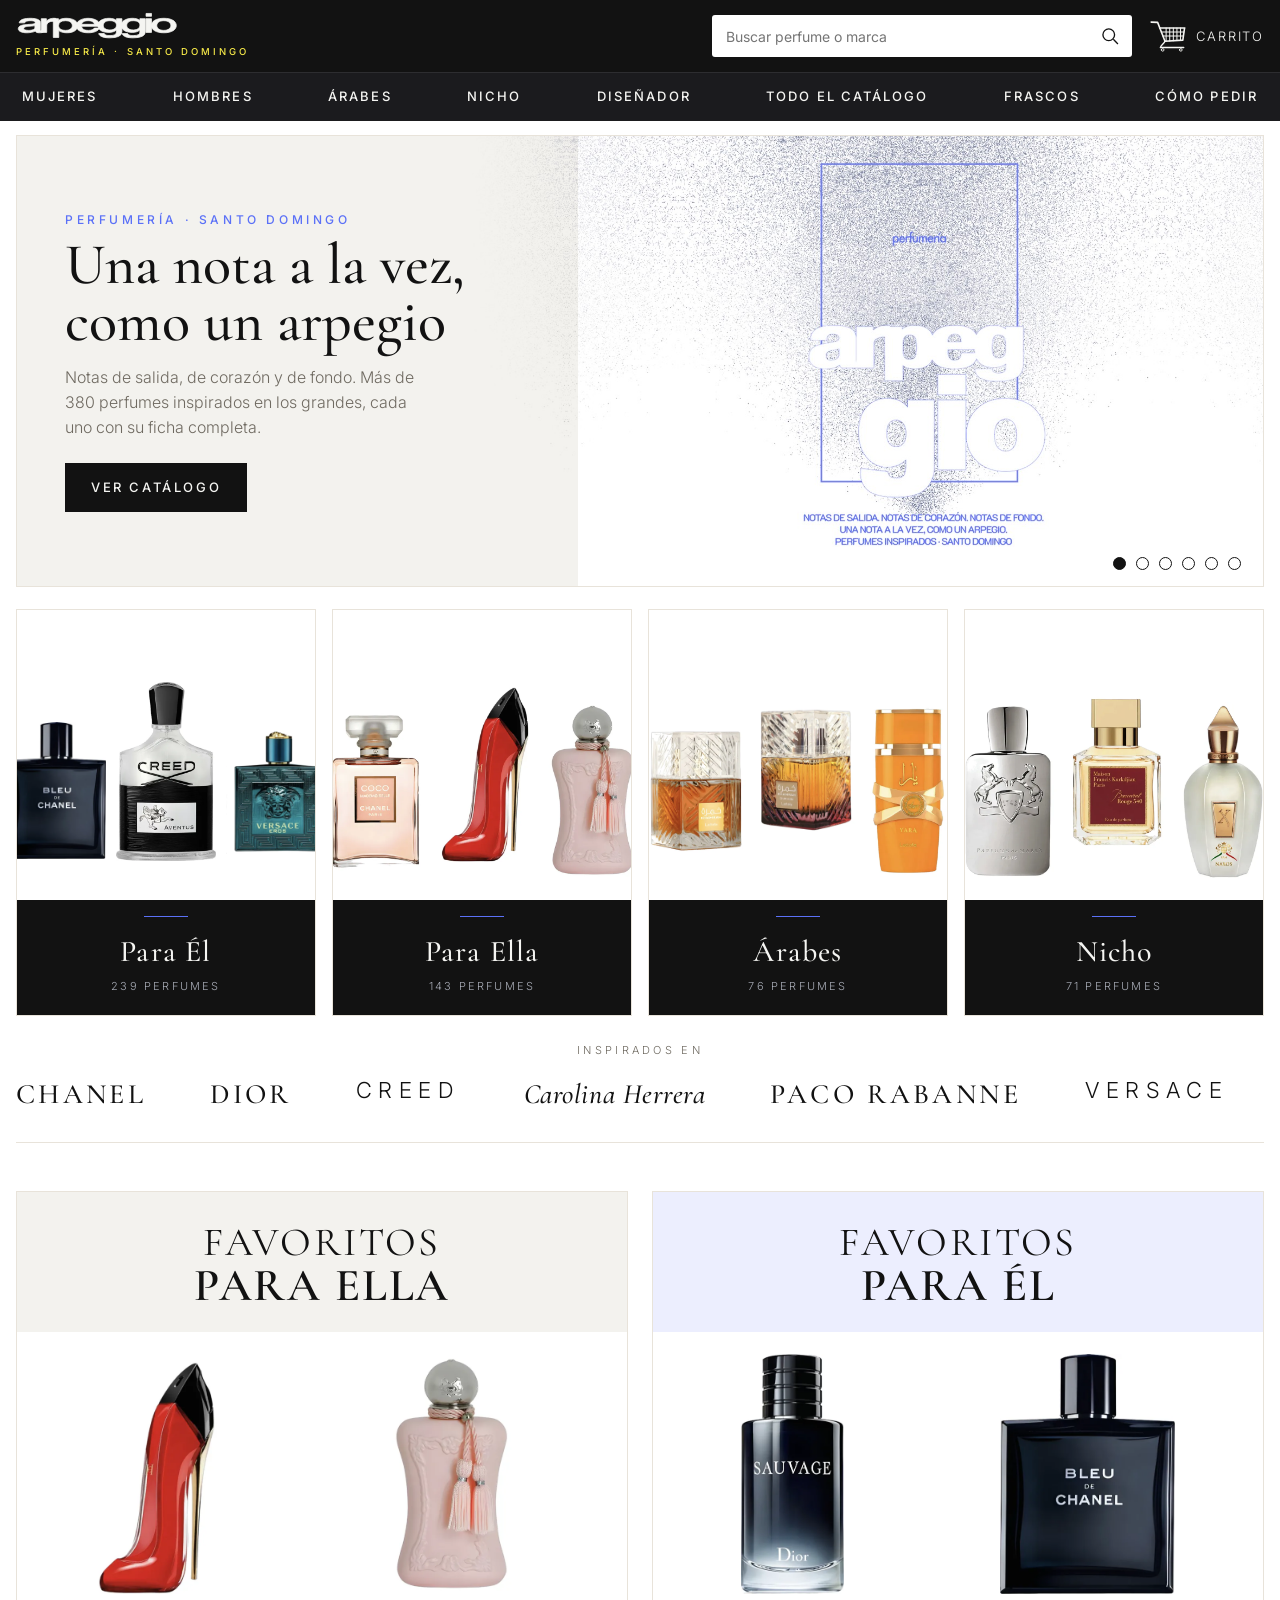
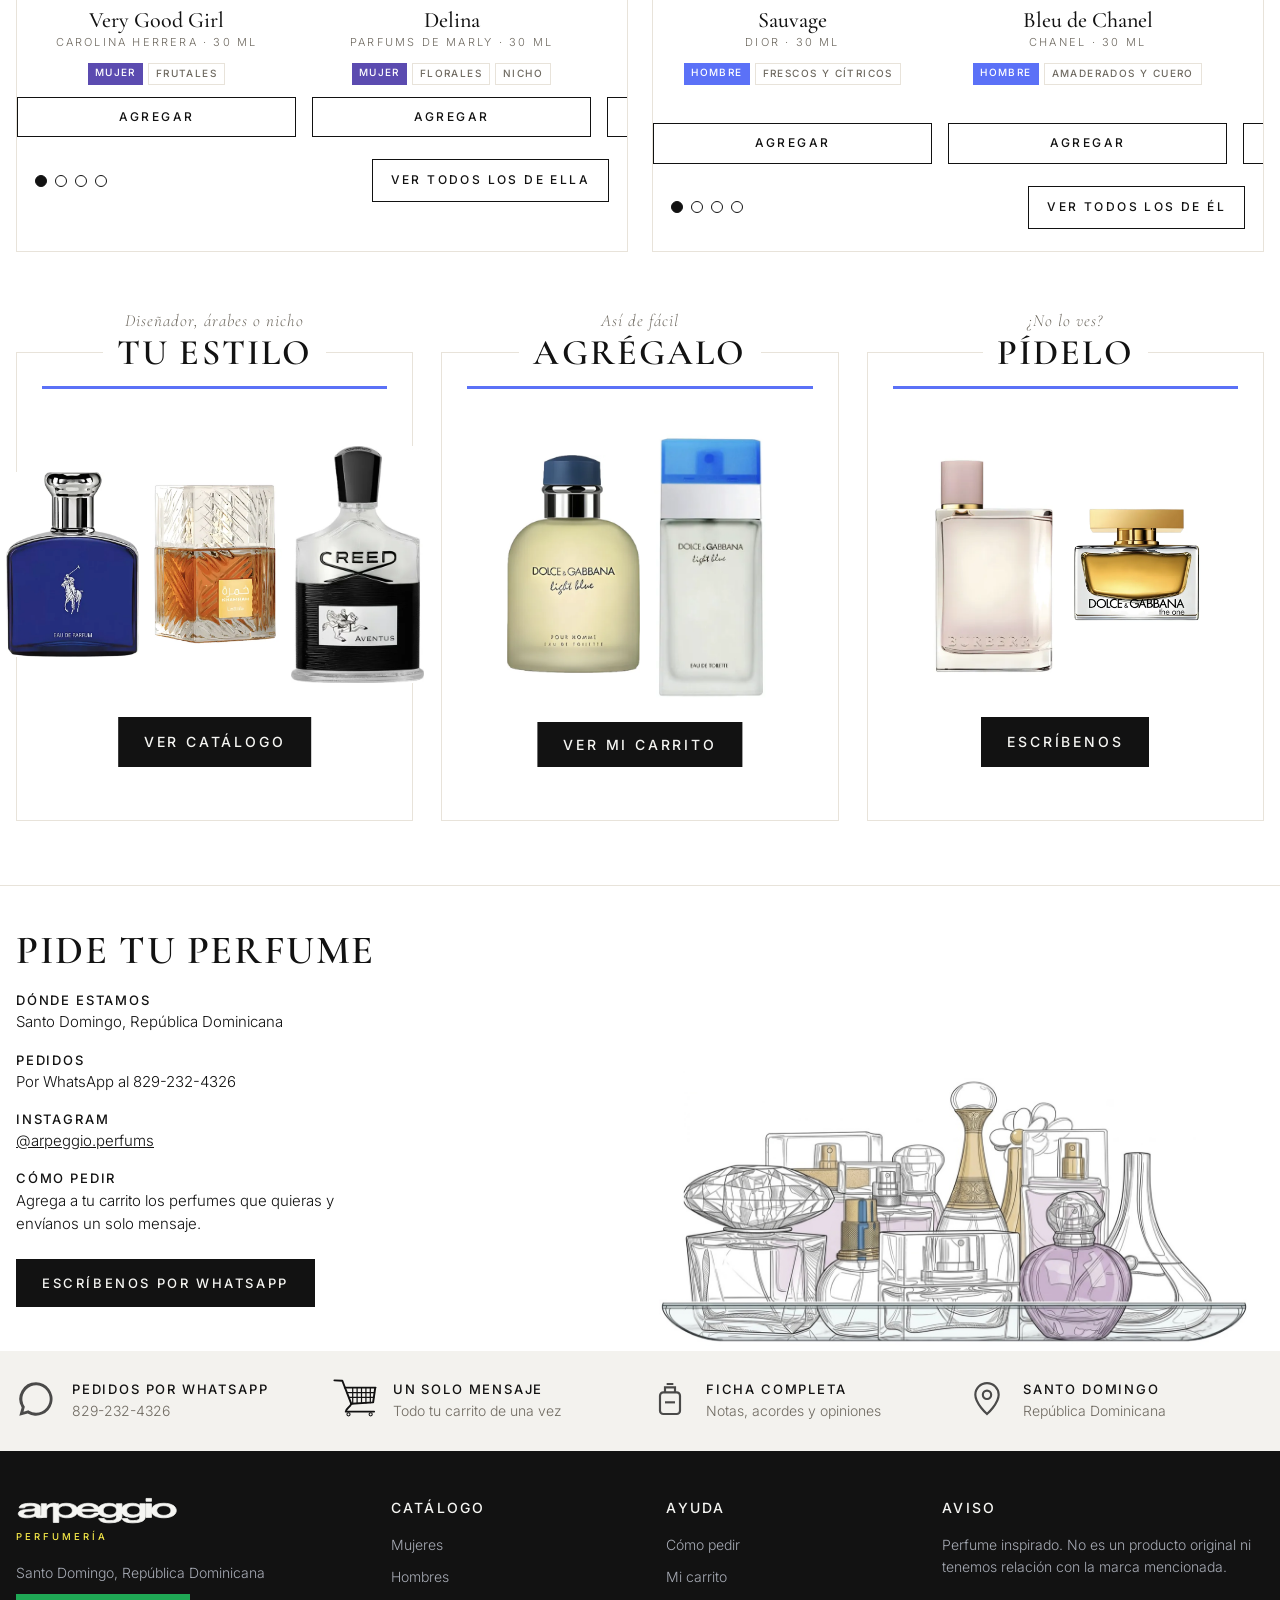
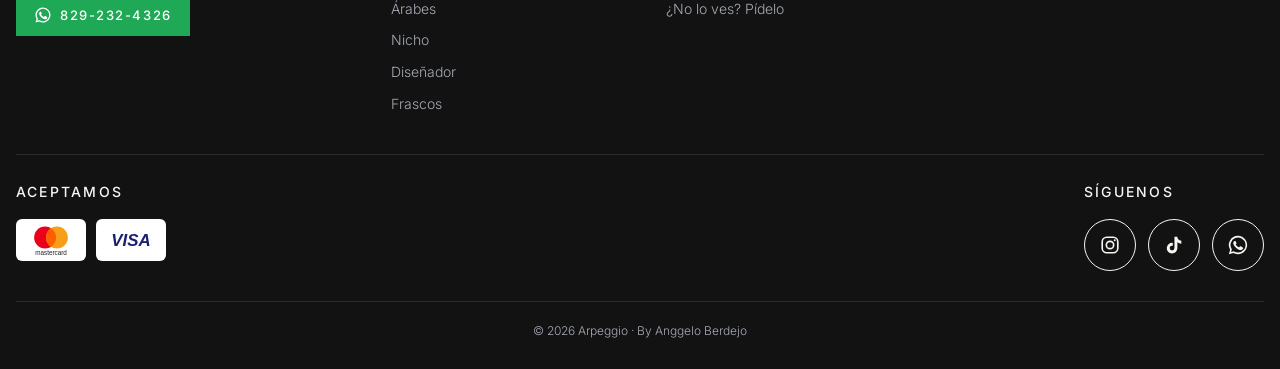
<file: index.html>
<!doctype html>
<html lang="es">
<head>
<meta charset="utf-8">
<meta name="viewport" content="width=device-width,initial-scale=1">
<meta name="theme-color" content="#121212">
<meta name="description" content="Arpeggio, perfumería en Santo Domingo: perfumes inspirados con su ficha completa. Agrega tus favoritos al carrito y pide por WhatsApp.">
<link rel="manifest" href="manifest.webmanifest">
<link rel="icon" href="iconos/favicon-32.png" sizes="32x32">
<link rel="apple-touch-icon" href="iconos/apple-touch-icon.png">
<meta name="apple-mobile-web-app-capable" content="yes">
<meta name="mobile-web-app-capable" content="yes">
<meta name="apple-mobile-web-app-title" content="Arpeggio">
<meta name="apple-mobile-web-app-status-bar-style" content="black">
<title>Arpeggio · Perfumería</title>
<link rel="preconnect" href="https://fonts.googleapis.com">
<link rel="stylesheet" href="https://fonts.googleapis.com/css2?family=Cormorant+Garamond:ital,wght@0,400;0,500;0,600;1,300;1,400&family=Inter:wght@300;400;500;600;900&display=swap">
<link rel="stylesheet" href="estilo.css?v=41">
<style>
/* ---------- Banner rotativo ---------- */
.hero{margin-top:14px;position:relative;overflow:hidden;touch-action:pan-y;border:1px solid var(--line)}
.track{display:flex;transition:transform .6s cubic-bezier(.6,0,.2,1)}
.slide{flex:0 0 100%;min-height:440px;display:grid;grid-template-columns:minmax(0,.9fr) minmax(0,1.1fr);background:#fff}
.slide .txt{background:var(--tint);padding:44px 48px;display:flex;flex-direction:column;justify-content:center}
.slide.dark .txt{background:var(--ink) url(iconos/textura-azul.jpg) center/cover;color:var(--on-ink)}
.slide.dark .kick{color:var(--amarillo)}
/* Diapositiva de marca: el logo grande cruza la línea y se funde con el fondo del texto */
.slide.marca{background:linear-gradient(to right,var(--tint) 0 45%,#fff 45%);position:relative}
.slide.marca .txt{background:transparent;position:relative;z-index:2}
.stage.poster{position:relative;padding:0;overflow:visible;background:transparent}
.slide.marca .stage.poster img{position:absolute;top:50%;left:50%;height:705px;width:auto;max-width:none;transform:translate(-50%,-50%);mix-blend-mode:multiply;pointer-events:none}
.slide.dark .sub{color:rgba(255,255,255,.9)}
.slide.dark .btn{background:var(--on-ink);color:var(--ink)}
.slide.alt .txt{background:var(--tint2)}
.slide h2{font-family:var(--display);font-weight:500;font-size:58px;line-height:.98;margin:0 0 14px;text-wrap:balance}
.slide .sub{font-size:16px;max-width:36ch;margin:0 0 24px;color:var(--muted)}
.slide .btn{align-self:flex-start}
.stage{display:flex;align-items:flex-end;justify-content:center;gap:3%;padding:34px 28px 40px;background:#fff}
.stage img{height:340px;width:auto;max-width:23%;object-fit:contain;object-position:bottom}
.stage img:nth-child(odd){height:290px}
/* Diapositiva del frasco Arpeggio: foto en fondo blanco, se funde con la diapositiva */
.stage.fotos{align-items:center;padding:20px 28px}
.stage.fotos img{height:410px;max-width:none;mix-blend-mode:multiply}
.stage.big{align-items:center}
.stage .carro-big{width:min(100%,320px);color:#111}
.dots{position:absolute;right:22px;bottom:16px;display:flex;gap:10px;z-index:3}
.dots button{all:unset;cursor:pointer;width:11px;height:11px;border-radius:50%;border:1.5px solid var(--ink);background:#fff}
.dots button.on{background:var(--ink)}

/* ---------- Categorías ---------- */
.sec{margin-top:22px}
.cats{display:grid;grid-template-columns:repeat(4,minmax(0,1fr));gap:16px}
.cat{text-decoration:none;color:var(--on-ink);display:flex;flex-direction:column;border:1px solid var(--line)}
.cat .pic{height:clamp(190px,23vw,290px);display:flex;align-items:flex-end;justify-content:center;gap:4%;padding:10% 8% 7%;background:#fff;overflow:hidden}
.cat .pic img{height:90%;width:auto;max-width:40%;object-fit:contain;transition:transform .35s}
.cat .pic img:nth-child(odd){height:74%}
.cat:hover .pic img{transform:translateY(-6px)}
.cat .lbl{background:var(--ink);text-align:center;padding:16px 10px 20px}
.cat .lbl i{display:block;width:44px;height:1px;background:var(--accent);margin:0 auto 12px}
.cat .lbl b{font-family:var(--display);font-weight:500;font-size:30px;letter-spacing:.04em}
.cat .lbl small{display:block;font-size:11px;letter-spacing:.2em;text-transform:uppercase;color:var(--on-ink-muted);margin-top:2px}

/* ---------- Marcas ---------- */
.brands{border-bottom:1px solid var(--line);padding:26px 0;overflow:hidden}
.brands .lab{text-align:center;font-size:11px;letter-spacing:.3em;text-transform:uppercase;color:var(--muted);margin-bottom:14px}
.marquee{display:flex;gap:64px;width:max-content;animation:mq 50s linear infinite}
.brands:hover .marquee{animation-play-state:paused}
.marquee a{color:inherit;text-decoration:none}
.marquee a:hover{color:var(--accent)}
.marquee a{font-family:var(--display);font-size:28px;font-weight:500;letter-spacing:.12em;text-transform:uppercase;white-space:nowrap}
.marquee a:nth-child(3n){font-family:var(--body);font-weight:300;letter-spacing:.3em;font-size:22px}
.marquee a:nth-child(4n){font-style:italic;text-transform:none;letter-spacing:.02em}
@keyframes mq{to{transform:translateX(-50%)}}

/* ---------- Favoritos ---------- */
.h-sec{text-align:center;margin:0 0 22px}
.h-sec .thin{font-family:var(--display);font-weight:400;font-size:40px;line-height:1;letter-spacing:.06em;text-transform:uppercase}
.h-sec .bold{font-family:var(--display);font-weight:600;font-size:46px;line-height:1;letter-spacing:.04em;text-transform:uppercase}
.duo{display:grid;grid-template-columns:minmax(0,1fr) minmax(0,1fr);gap:24px;margin-top:48px}
.panel{border:1px solid var(--line)}
.panel .band{background:var(--tint);padding:30px 20px 24px}
.panel.h .band{background:var(--tint2)}
.panel .h-sec{margin:0}
.rail{display:grid;grid-auto-flow:column;grid-auto-columns:calc(50% - 8px);gap:16px;overflow-x:auto;scroll-snap-type:x mandatory;padding:22px 18px;scrollbar-width:none}
.rail::-webkit-scrollbar{display:none}
.rail .card{scroll-snap-align:start}
.panel .foot{display:flex;align-items:center;justify-content:space-between;gap:12px;padding:0 18px 22px}
.rail-dots{display:flex;gap:8px}
.rail-dots button{all:unset;cursor:pointer;width:10px;height:10px;border-radius:50%;border:1.5px solid var(--ink)}
.rail-dots button.on{background:var(--ink)}
.panel .foot .btn{padding:11px 18px;font-size:12px}

/* ---------- Tres tarjetas ---------- */
.trio{display:grid;grid-template-columns:repeat(3,minmax(0,1fr));gap:28px;margin-top:56px}
.tc{position:relative;padding:0 26px 26px}
.tc:before{content:"";position:absolute;inset:44px 0 0 0;border:1px solid var(--line)}
.tc .hd{position:relative;text-align:center;background:#fff;margin:0 auto 14px;padding:0 14px;width:max-content;max-width:100%}
.tc .hd small{display:block;font-size:17px;letter-spacing:.06em;font-family:var(--display);font-style:italic;color:var(--muted)}
.tc .hd b{display:block;font-family:var(--display);font-weight:600;font-size:36px;letter-spacing:.06em;text-transform:uppercase;line-height:1.05}
.tc .im{position:relative;height:clamp(340px,32vw,420px);display:flex;align-items:center;justify-content:center;gap:3%;padding:8% 6% 24%;background:#fff;border-top:3px solid var(--accent)}
.tc .im img{height:80%;width:auto;max-width:44%;object-fit:contain}
.tc .im img:nth-child(2){height:92%}
.tc .im .btn{position:absolute;bottom:7%;left:50%;transform:translateX(-50%);white-space:nowrap;font-size:14px;padding:14px 26px}

@media (max-width:900px){
  .slide{grid-template-columns:1fr;min-height:0}
  .slide .txt{padding:30px 22px;text-align:center;align-items:center}
  .slide .btn{align-self:center}
  .slide h2{font-size:40px}
  .stage{padding:22px 12px 40px}
  .stage img{height:210px}.stage img:nth-child(odd){height:180px}
  .stage.fotos{padding:18px 12px 44px}.stage.fotos img{height:320px}
  .slide.marca{background:#fff}
  .slide.marca .txt{background:var(--tint)}
  .stage.poster{padding:10px 0 30px}
  .slide.marca .stage.poster{overflow:hidden;height:420px}
  .slide.marca .stage.poster img{position:absolute;top:50%;left:50%;height:520px;width:auto;max-width:none;transform:translate(-50%,-50%)}
  .cats{grid-template-columns:repeat(2,minmax(0,1fr));gap:10px}
  .cat .lbl b{font-size:23px}
  .duo{grid-template-columns:minmax(0,1fr)}
  .trio{grid-template-columns:minmax(0,1fr);gap:34px}
  .h-sec .thin{font-size:32px}.h-sec .bold{font-size:36px}
}
@media (max-width:640px){
  .rail{padding:18px 12px}
  .tc{padding:0 14px 18px}
  .tc .hd b{font-size:30px}
}
</style>
</head>
<body>

<main class="wrap">
  <section class="hero" id="hero" aria-roledescription="carrusel">
    <div class="track" id="track">
      <div class="slide marca">
        <div class="txt">
          <p class="kick">Perfumería · Santo Domingo</p>
          <h2>Una nota a la vez, como un arpegio</h2>
          <p class="sub">Notas de salida, de corazón y de fondo. Más de 380 perfumes inspirados en los grandes, cada uno con su ficha completa.</p>
          <a class="btn" href="catalogo.html">Ver catálogo</a>
        </div>
        <div class="stage poster"><img src="iconos/logo-arpeggio.jpg" alt="Arpeggio, perfumería" width="1700" height="1300"></div>
      </div>
      <div class="slide">
        <div class="txt">
          <p class="kick">Nuestro frasco</p>
          <h2>Tu fragancia, con nuestra firma</h2>
          <p class="sub">El perfume que escojas, en frasco de 30 ml con la etiqueta de Arpeggio.</p>
          <a class="btn" href="frascos.html">Ver frascos</a>
        </div>
        <div class="stage fotos"><img src="iconos/frascos-arpeggio.jpg" alt="Dos frascos de perfume Arpeggio de 30 ml con su etiqueta" width="583" height="900"></div>
      </div>
      <div class="slide">
        <div class="txt">
          <p class="kick">Más de 380 aromas</p>
          <h2>Gran selección inspirada en los grandes</h2>
          <p class="sub">Los perfumes que te gustan, con su ficha completa: notas, acordes y lo que opina la gente.</p>
          <a class="btn" href="catalogo.html">Ver catálogo</a>
        </div>
        <div class="stage" data-imgs="E86 EM38 E50 EM77"></div>
      </div>
      <div class="slide dark">
        <div class="txt">
          <p class="kick">Así de fácil</p>
          <h2>La fragancia que quieras, agrégala a tu carrito</h2>
          <p class="sub">Toca <b>Agregar</b> en cada perfume. Al final nos envías un solo mensaje por WhatsApp con todo.</p>
          <a class="btn" href="#como">Cómo pedir</a>
        </div>
        <div class="stage big"><svg class="carro carro-big" viewBox="50 -2 250 214" aria-hidden="true"></svg></div>
      </div>
      <div class="slide alt">
        <div class="txt">
          <p class="kick">Para él</p>
          <h2>239 fragancias de hombre</h2>
          <p class="sub">Diseñador, árabes y nicho. Frescos, amaderados, dulces y orientales.</p>
          <a class="btn" href="catalogo.html?g=H">Ver hombres</a>
        </div>
        <div class="stage" data-imgs="E40 E110 E6 E99"></div>
      </div>
      <div class="slide">
        <div class="txt">
          <p class="kick">Para ella</p>
          <h2>143 fragancias de mujer</h2>
          <p class="sub">Florales, frutales, dulces y ambarados, de las marcas que más se piden.</p>
          <a class="btn" href="catalogo.html?g=M">Ver mujeres</a>
        </div>
        <div class="stage" data-imgs="EM27 EM56 EM91 EM15"></div>
      </div>
    </div>
    <div class="dots" id="dots"></div>
  </section>

  <section class="sec cats" id="categorias">
    <a class="cat" href="catalogo.html?g=H"><div class="pic" data-imgs="E50 E86 E22"></div><div class="lbl"><i></i><b>Para Él</b><small>239 perfumes</small></div></a>
    <a class="cat" href="catalogo.html?g=M"><div class="pic" data-imgs="EM12 EM56 EM38"></div><div class="lbl"><i></i><b>Para Ella</b><small>143 perfumes</small></div></a>
    <a class="cat" href="catalogo.html?s=arabes"><div class="pic" data-imgs="E80 E209 EM91"></div><div class="lbl"><i></i><b>Árabes</b><small id="nArabes"></small></div></a>
    <a class="cat" href="catalogo.html?s=nicho"><div class="pic" data-imgs="E117 E87 E107"></div><div class="lbl"><i></i><b>Nicho</b><small id="nNicho"></small></div></a>
  </section>

  <section class="brands" aria-label="Marcas en las que nos inspiramos">
    <div class="lab">Inspirados en</div>
    <div class="marquee" id="marquee"></div>
  </section>

  <section class="duo">
    <div class="panel m" id="ella">
      <div class="band"><div class="h-sec"><div class="thin">Favoritos</div><div class="bold">Para Ella</div></div></div>
      <div class="rail" data-codes="EM56 EM38 EM77 EM12 EM27 EM15 EM91 EM75"></div>
      <div class="foot"><div class="rail-dots"></div><a class="btn ghost" href="catalogo.html?g=M">Ver todos los de ella</a></div>
    </div>
    <div class="panel h" id="el">
      <div class="band"><div class="h-sec"><div class="thin">Favoritos</div><div class="bold">Para Él</div></div></div>
      <div class="rail" data-codes="E110 E50 E86 E40 E6 E22 E99 E87"></div>
      <div class="foot"><div class="rail-dots"></div><a class="btn ghost" href="catalogo.html?g=H">Ver todos los de él</a></div>
    </div>
  </section>

  <section class="trio" id="como">
    <div class="tc">
      <div class="hd"><small>Diseñador, árabes o nicho</small><b>Tu estilo</b></div>
      <div class="im" data-imgs="E1 E80 E86"><a class="btn" href="catalogo.html">Ver catálogo</a></div>
    </div>
    <div class="tc">
      <div class="hd"><small>Así de fácil</small><b>Agrégalo</b></div>
      <div class="im" data-imgs="E44 EM15"><button class="btn" data-open-cart>Ver mi carrito</button></div>
    </div>
    <div class="tc">
      <div class="hd"><small>¿No lo ves?</small><b>Pídelo</b></div>
      <div class="im" data-imgs="EM3 EM67"><a class="btn" id="pideBtn" target="_blank" rel="noopener">Escríbenos</a></div>
    </div>
  </section>
</main>

<script src="datos.js?v=34"></script>
<script src="comun.js?v=48"></script>
<script>
montarPiezas('');
$$('svg.carro').forEach(s=>s.innerHTML=CARRO);
$$('[data-imgs]').forEach(el=>el.insertAdjacentHTML('afterbegin',el.dataset.imgs.split(' ').map(img).join('')));
const cuenta=s=>PERFUMES.filter(p=>p[6]==s).length+' perfumes';
$('#nArabes').textContent=cuenta('arabes');$('#nNicho').textContent=cuenta('nicho');

/* Banner rotativo */
(()=>{
  const track=$('#track'),n=track.children.length,dots=$('#dots');let i=0,timer;
  dots.innerHTML=[...Array(n)].map((_,k)=>`<button aria-label="Banner ${k+1}"></button>`).join('');
  const go=k=>{i=(k+n)%n;track.style.transform=`translateX(-${i*100}%)`;[...dots.children].forEach((d,j)=>d.classList.toggle('on',j==i));clearInterval(timer);timer=setInterval(()=>go(i+1),6000)};
  [...dots.children].forEach((d,k)=>d.onclick=()=>go(k));
  let x0=null;const h=$('#hero');
  h.addEventListener('touchstart',e=>x0=e.touches[0].clientX,{passive:true});
  h.addEventListener('touchend',e=>{if(x0==null)return;const dx=e.changedTouches[0].clientX-x0;if(Math.abs(dx)>40)go(i+(dx<0?1:-1));x0=null});
  go(0);
})();

/* Marcas */
(()=>{
  const marcas=['Chanel','Dior','Creed','Carolina Herrera','Paco Rabanne','Versace','Tom Ford','Giorgio Armani','Lattafa','Parfums de Marly','Jean Paul Gaultier','Yves Saint Laurent','Dolce & Gabbana','Xerjoff','Valentino','Bond No. 9'];
  // Cada marca lleva al catálogo con solo los perfumes inspirados en ella.
  const s=marcas.map(m=>`<a href="${cat({m})}">${esc(m)}</a>`).join('');$('#marquee').innerHTML=s+s;
})();

/* Favoritos */
$$('.rail').forEach(r=>{
  r.innerHTML=r.dataset.codes.split(' ').map(card).join('');
  const dots=r.nextElementSibling.querySelector('.rail-dots');
  const draw=()=>{const n=Math.max(1,Math.round(r.scrollWidth/r.clientWidth)),k=Math.round(r.scrollLeft/r.clientWidth);
    dots.innerHTML=[...Array(n)].map((_,j)=>`<button class="${j==k?'on':''}" aria-label="Página ${j+1}"></button>`).join('');
    [...dots.children].forEach((d,j)=>d.onclick=()=>r.scrollTo({left:j*r.clientWidth,behavior:'smooth'}))};
  r.addEventListener('scroll',()=>{clearTimeout(r._t);r._t=setTimeout(draw,80)});addEventListener('resize',draw);draw();
});
$('#pideBtn').href=waLink('Hola Arpeggio, busco un perfume que no vi en el catálogo: ');
pintarConcho();
</script>
</body>
</html>
</file>
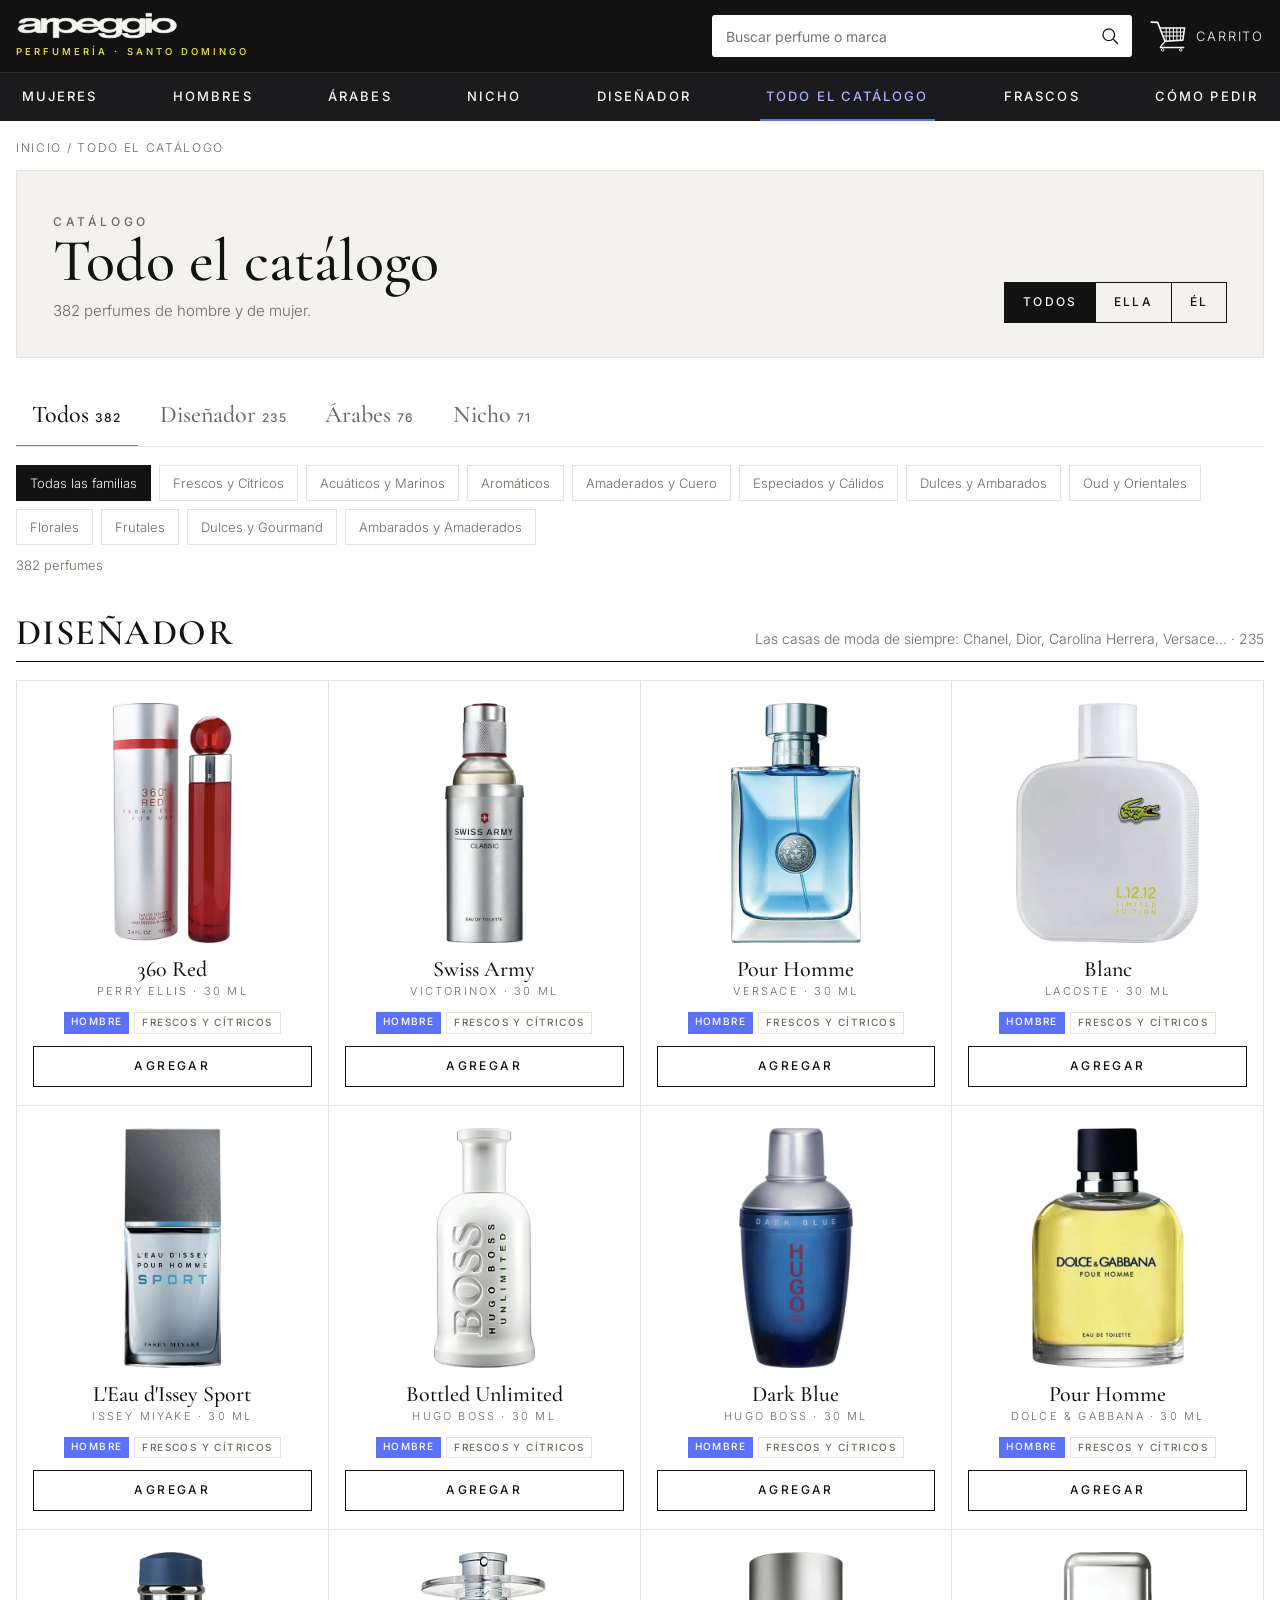
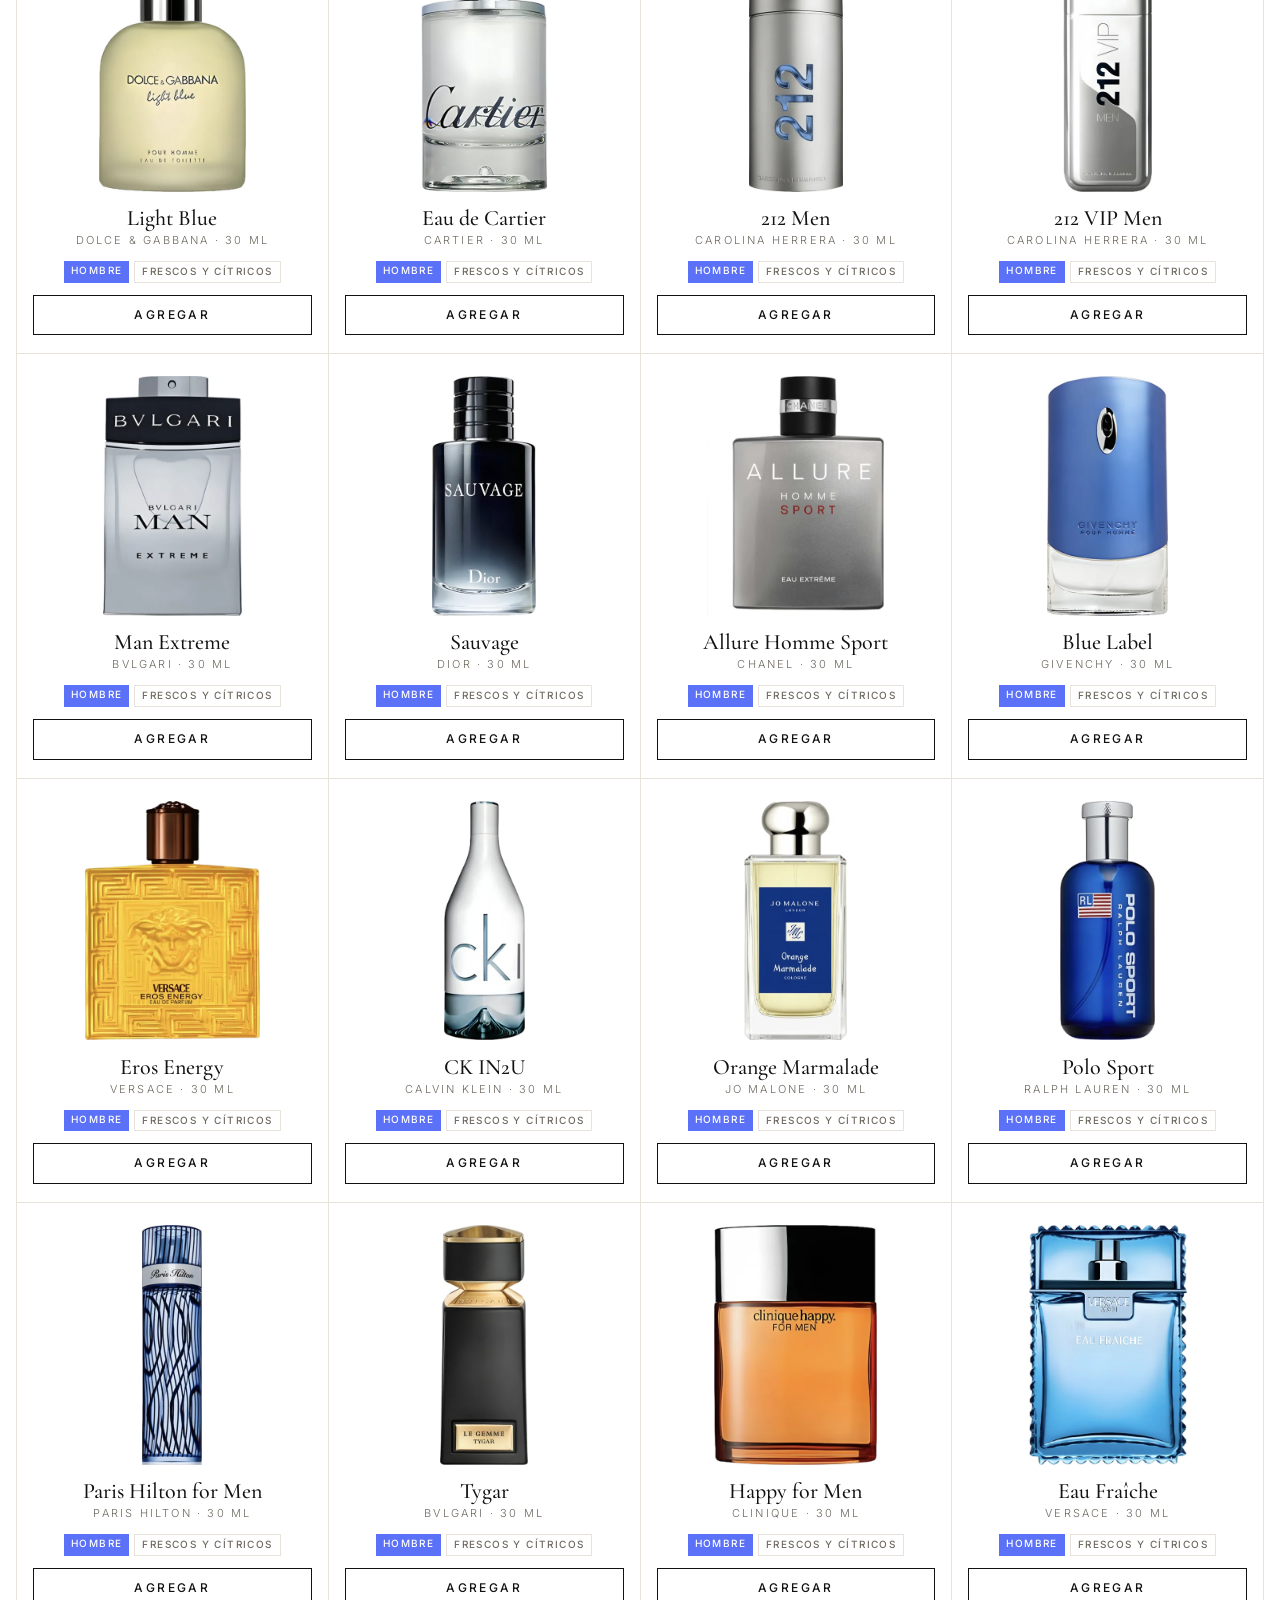
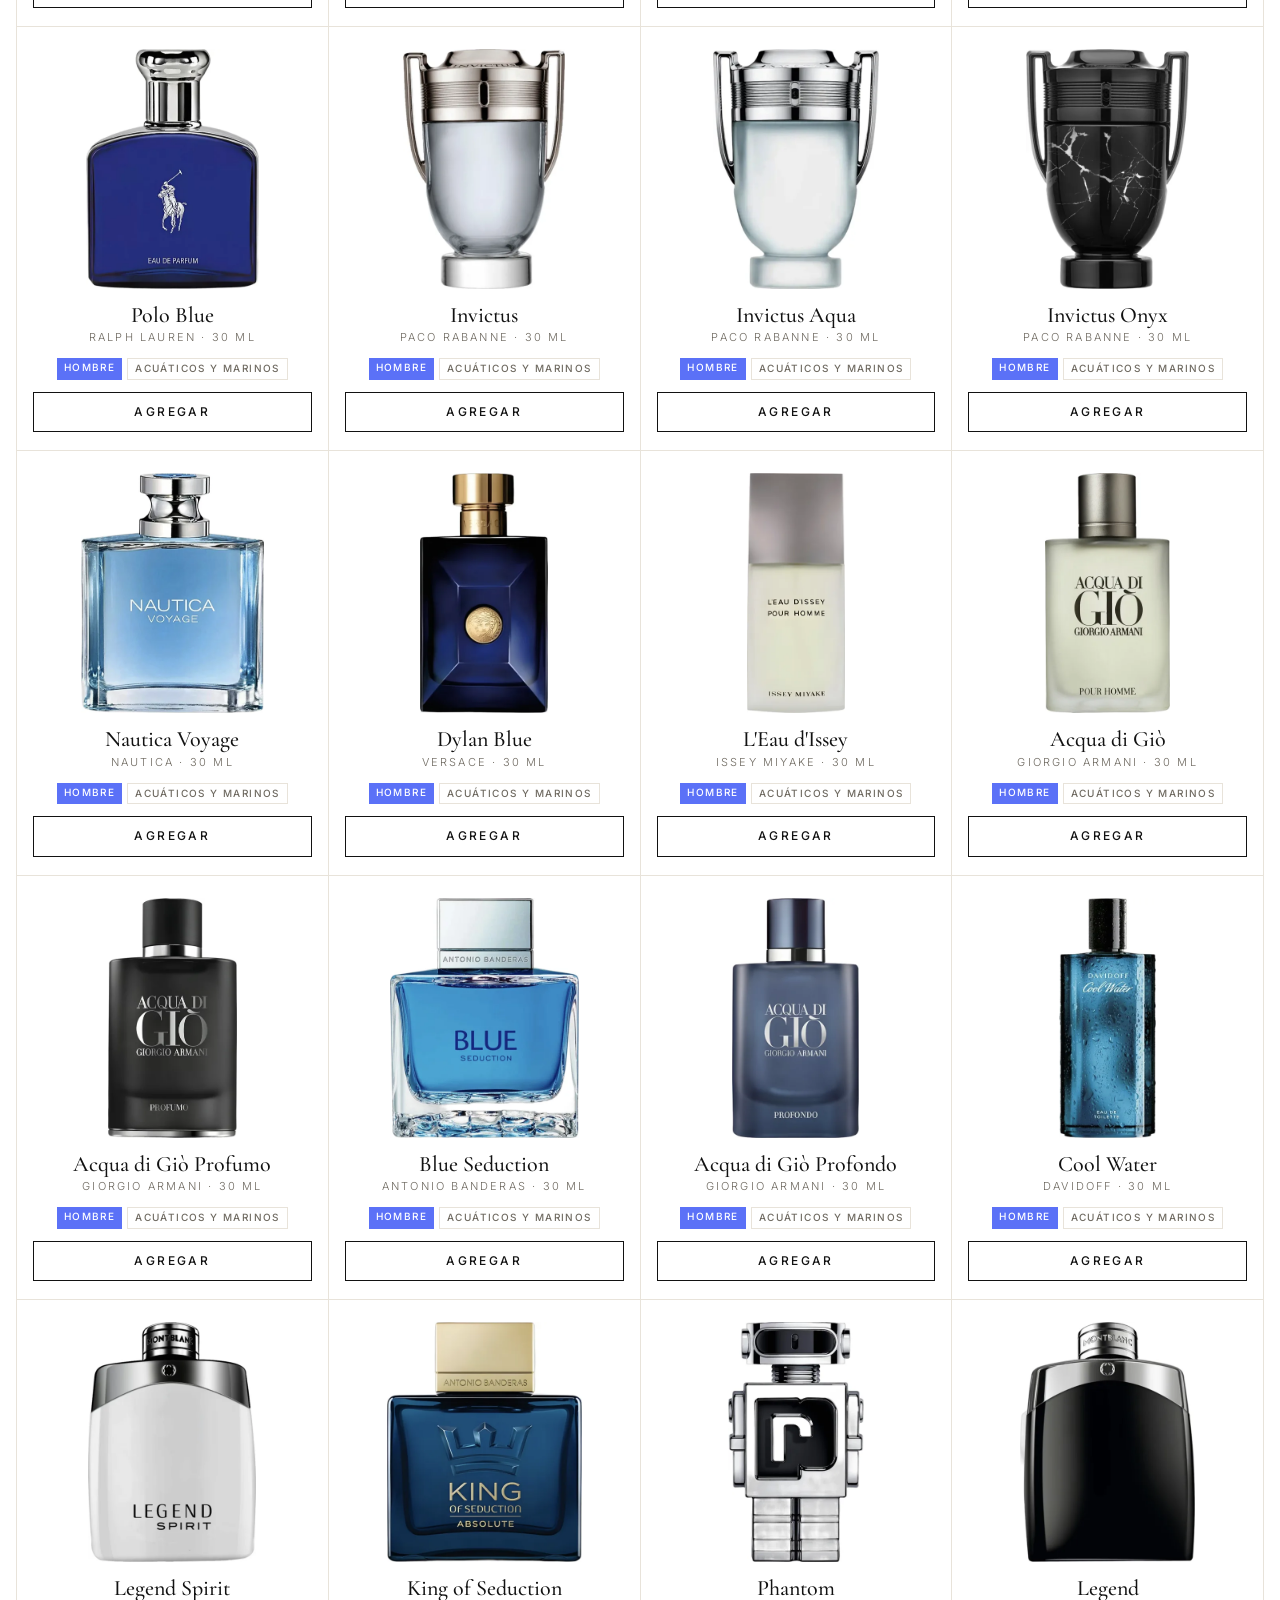
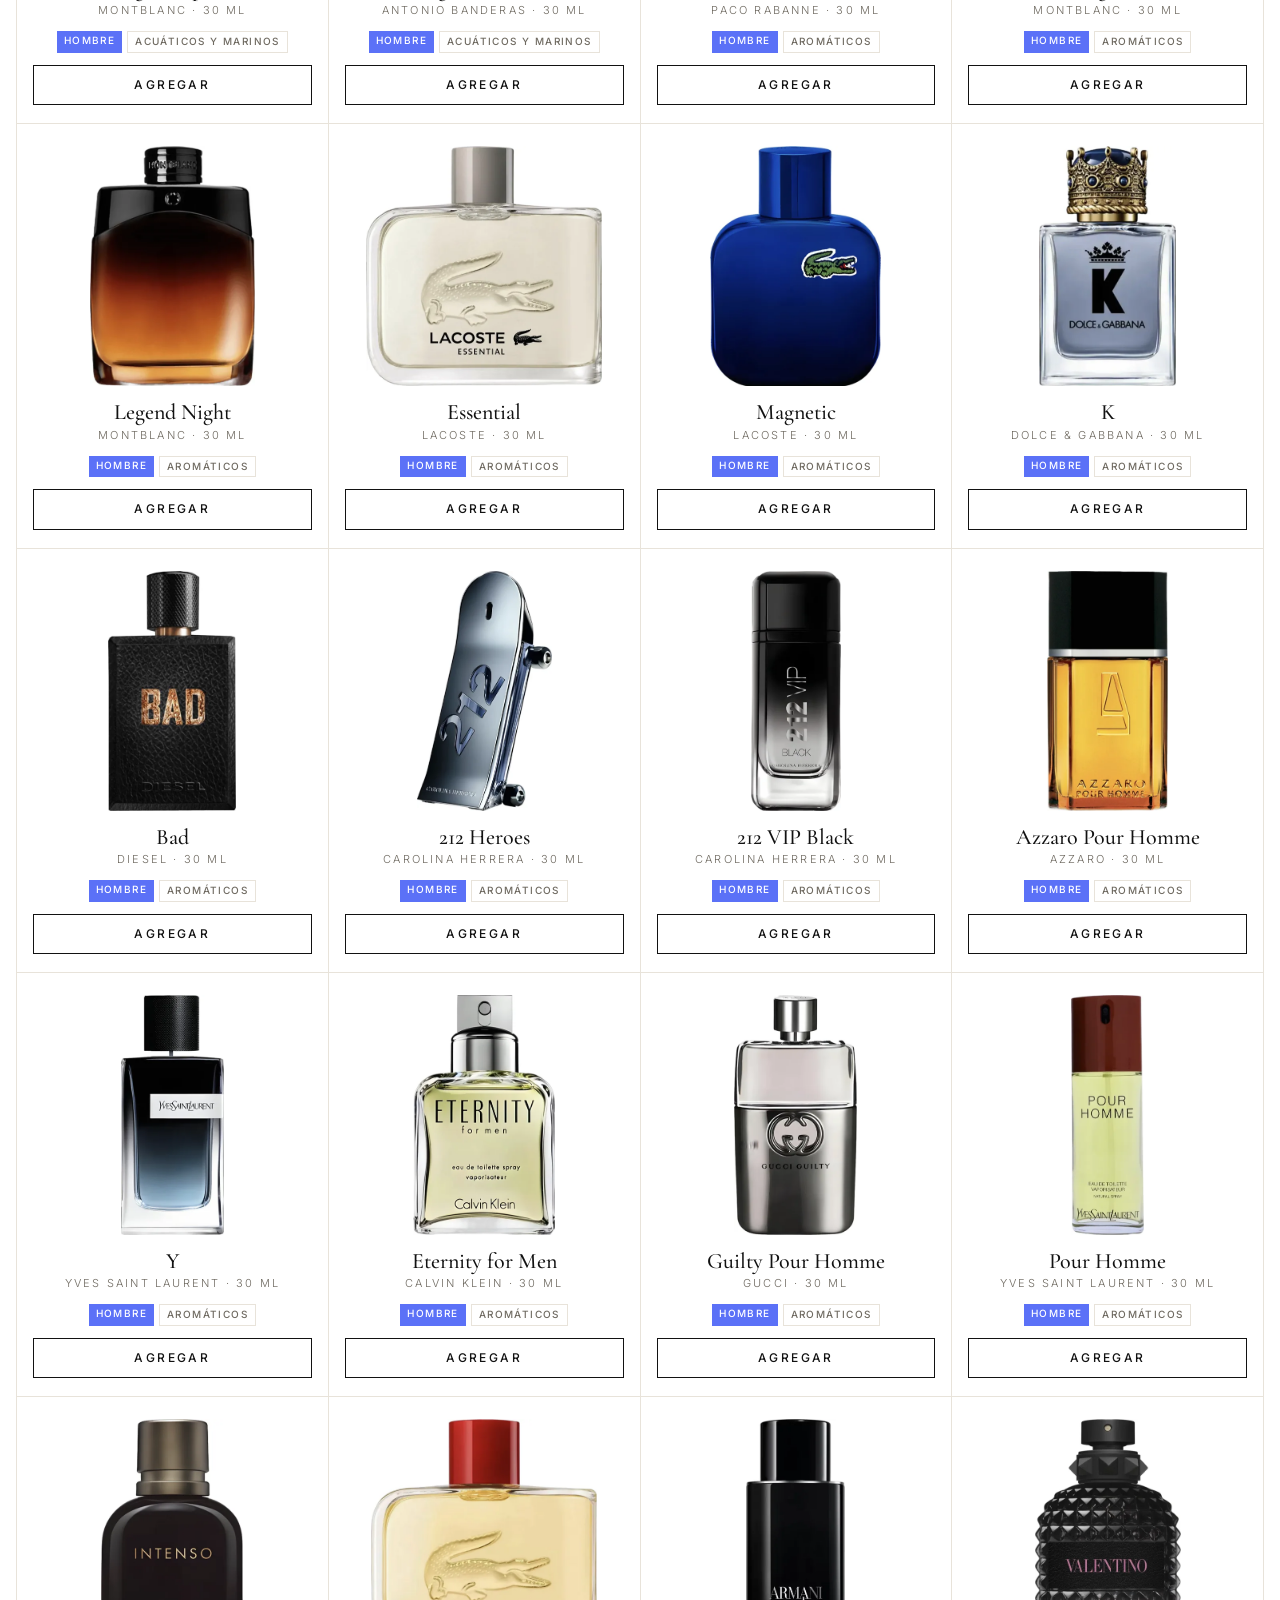
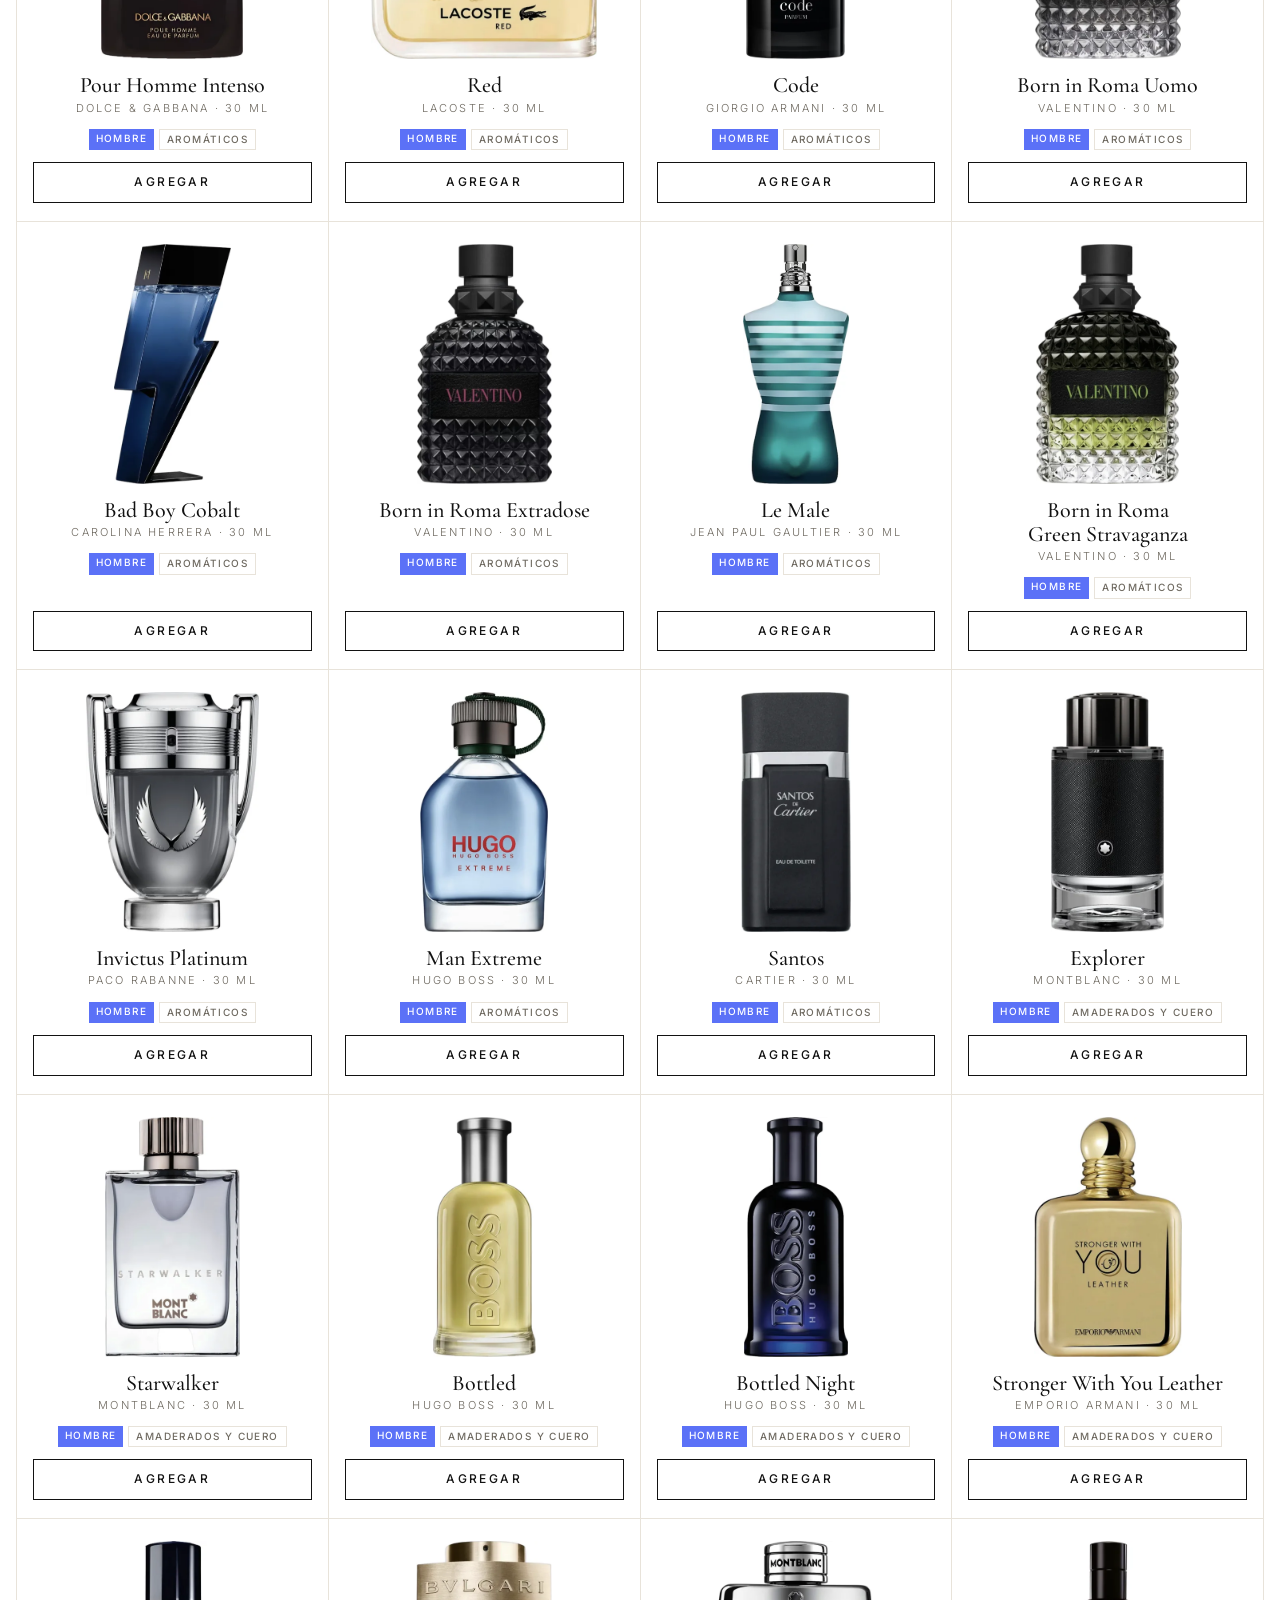
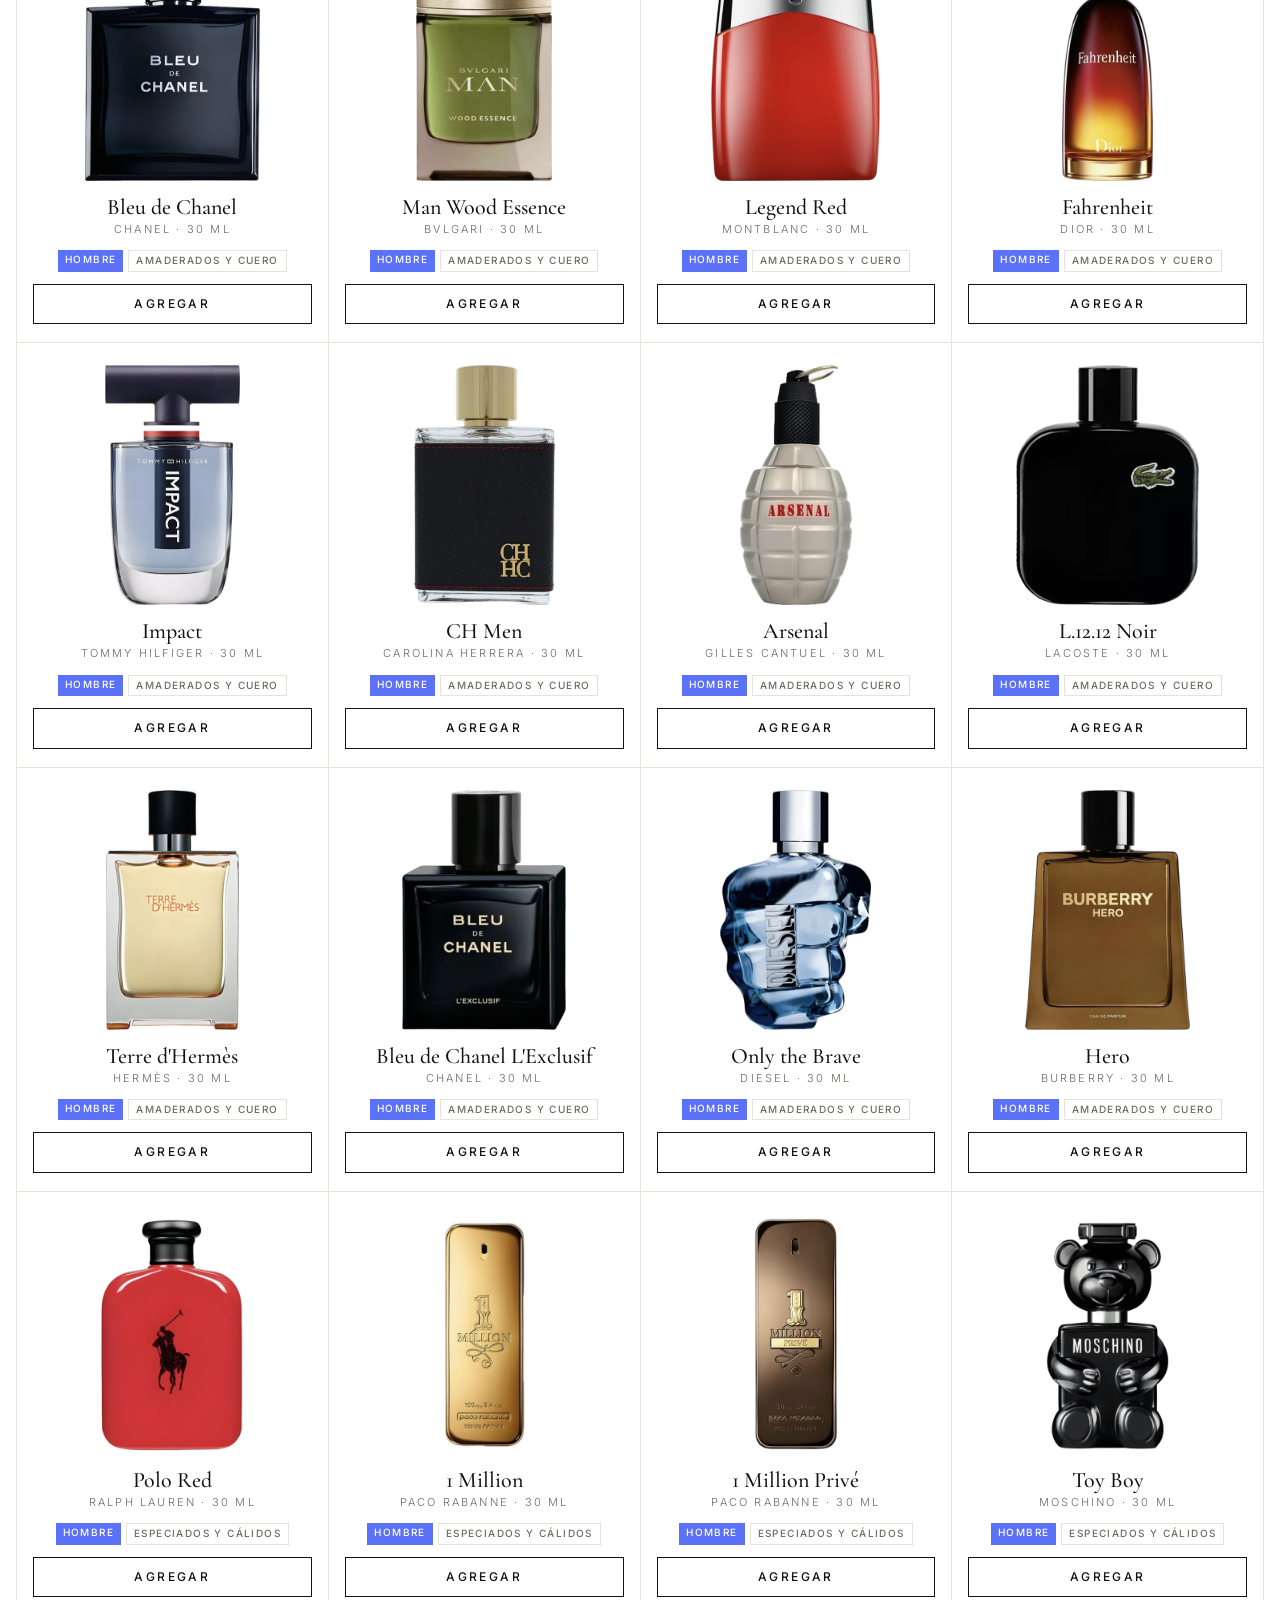
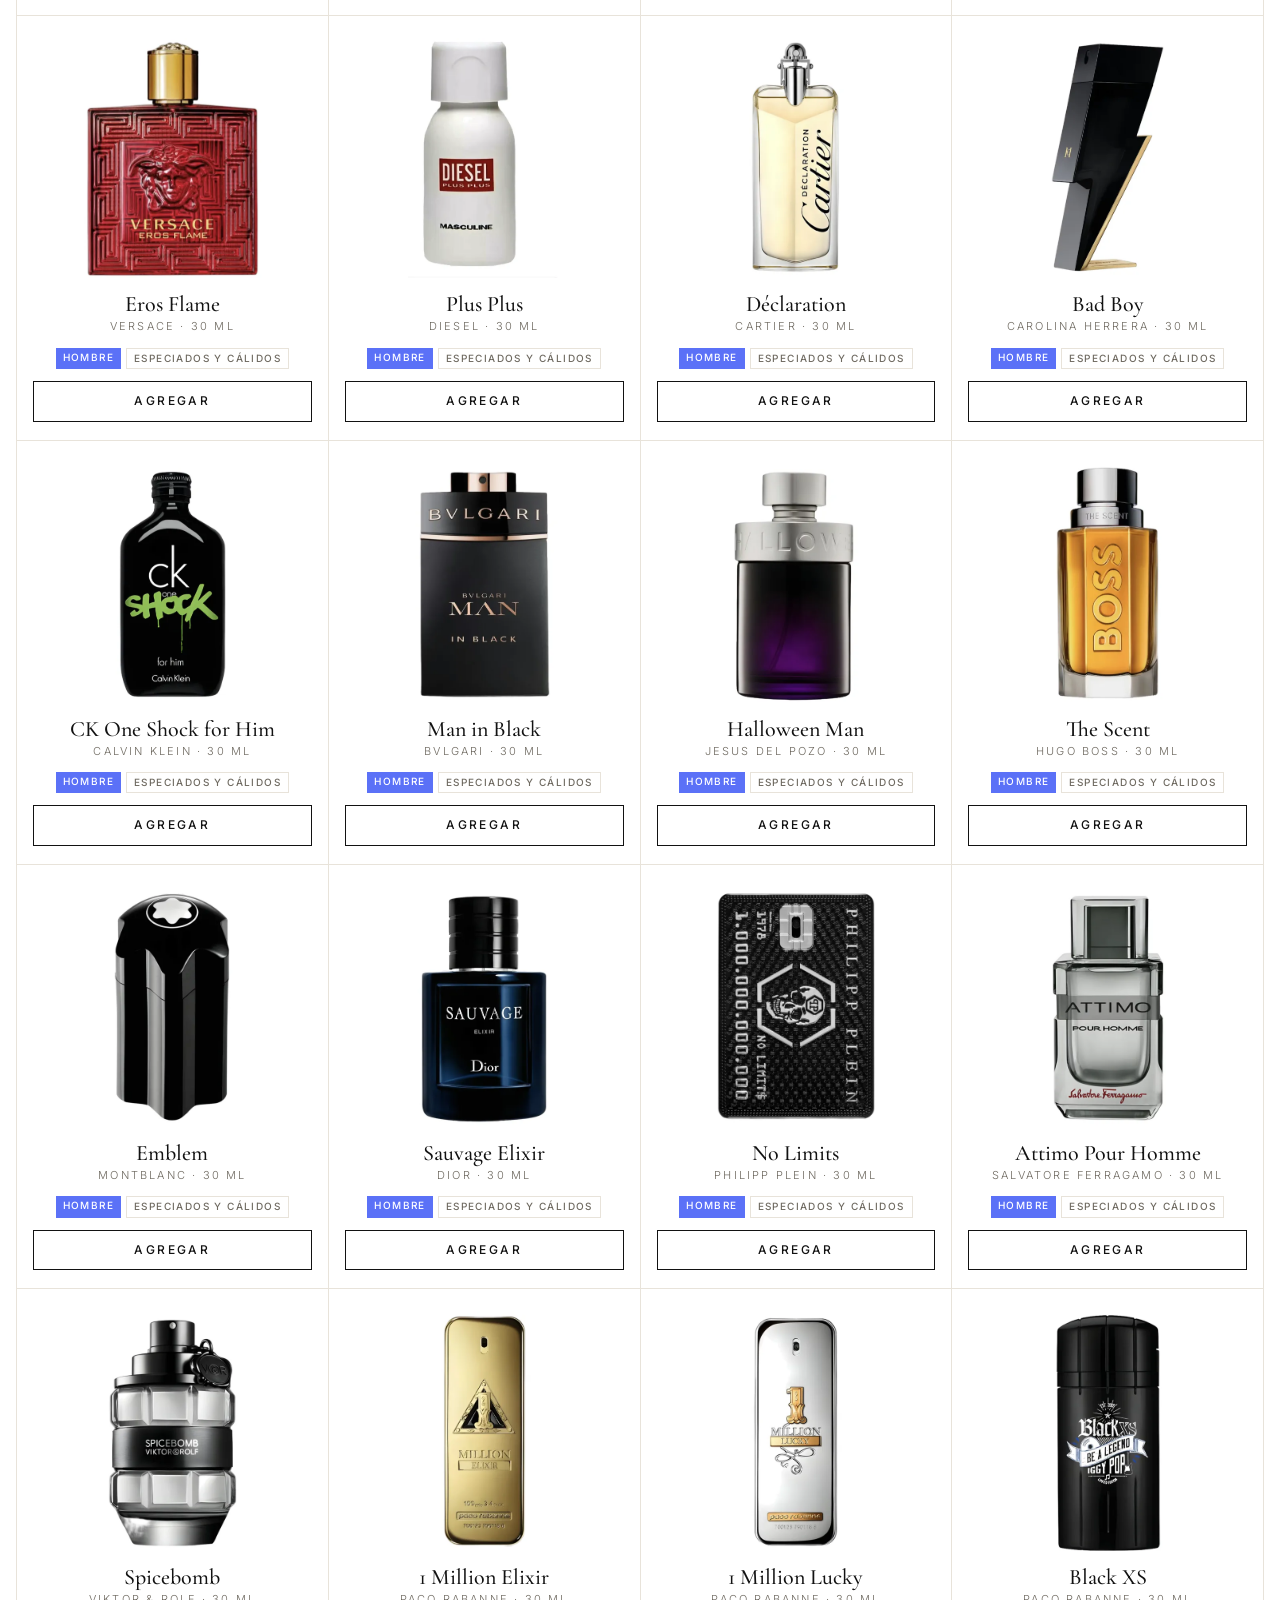
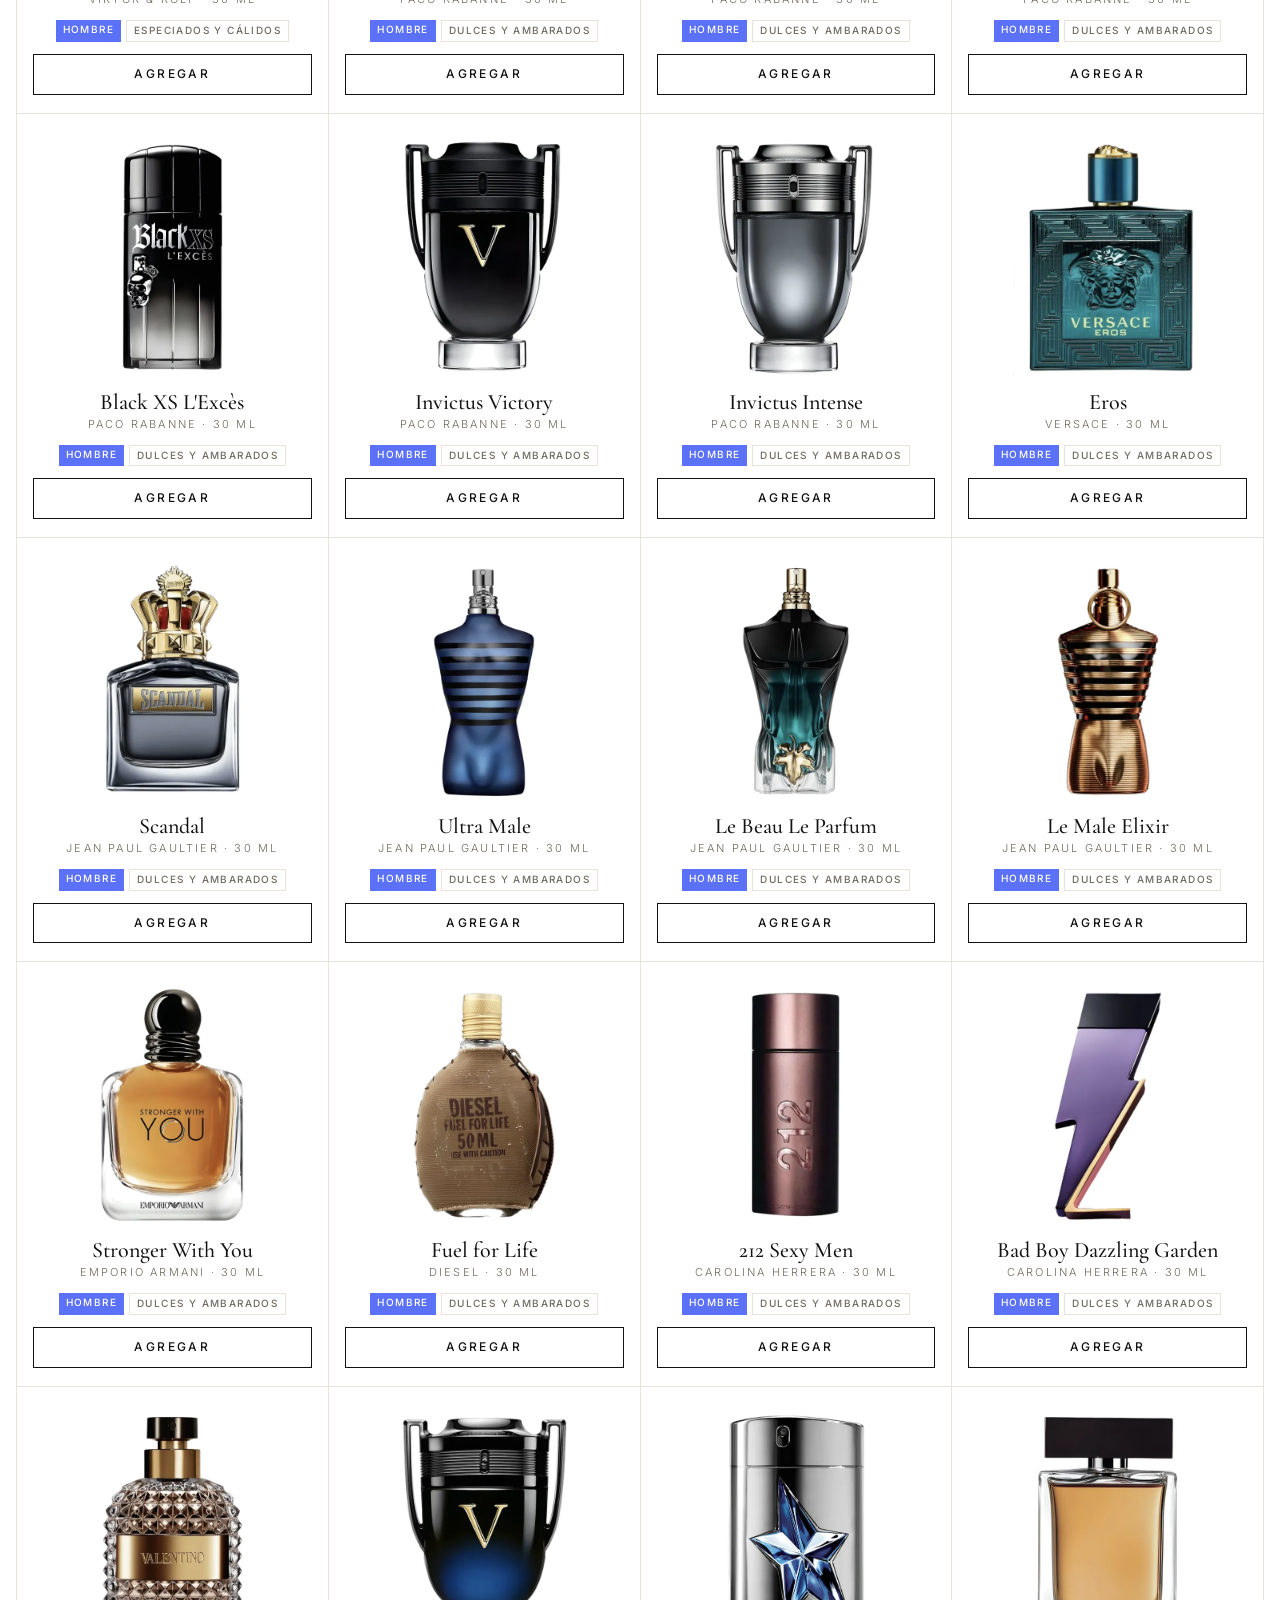
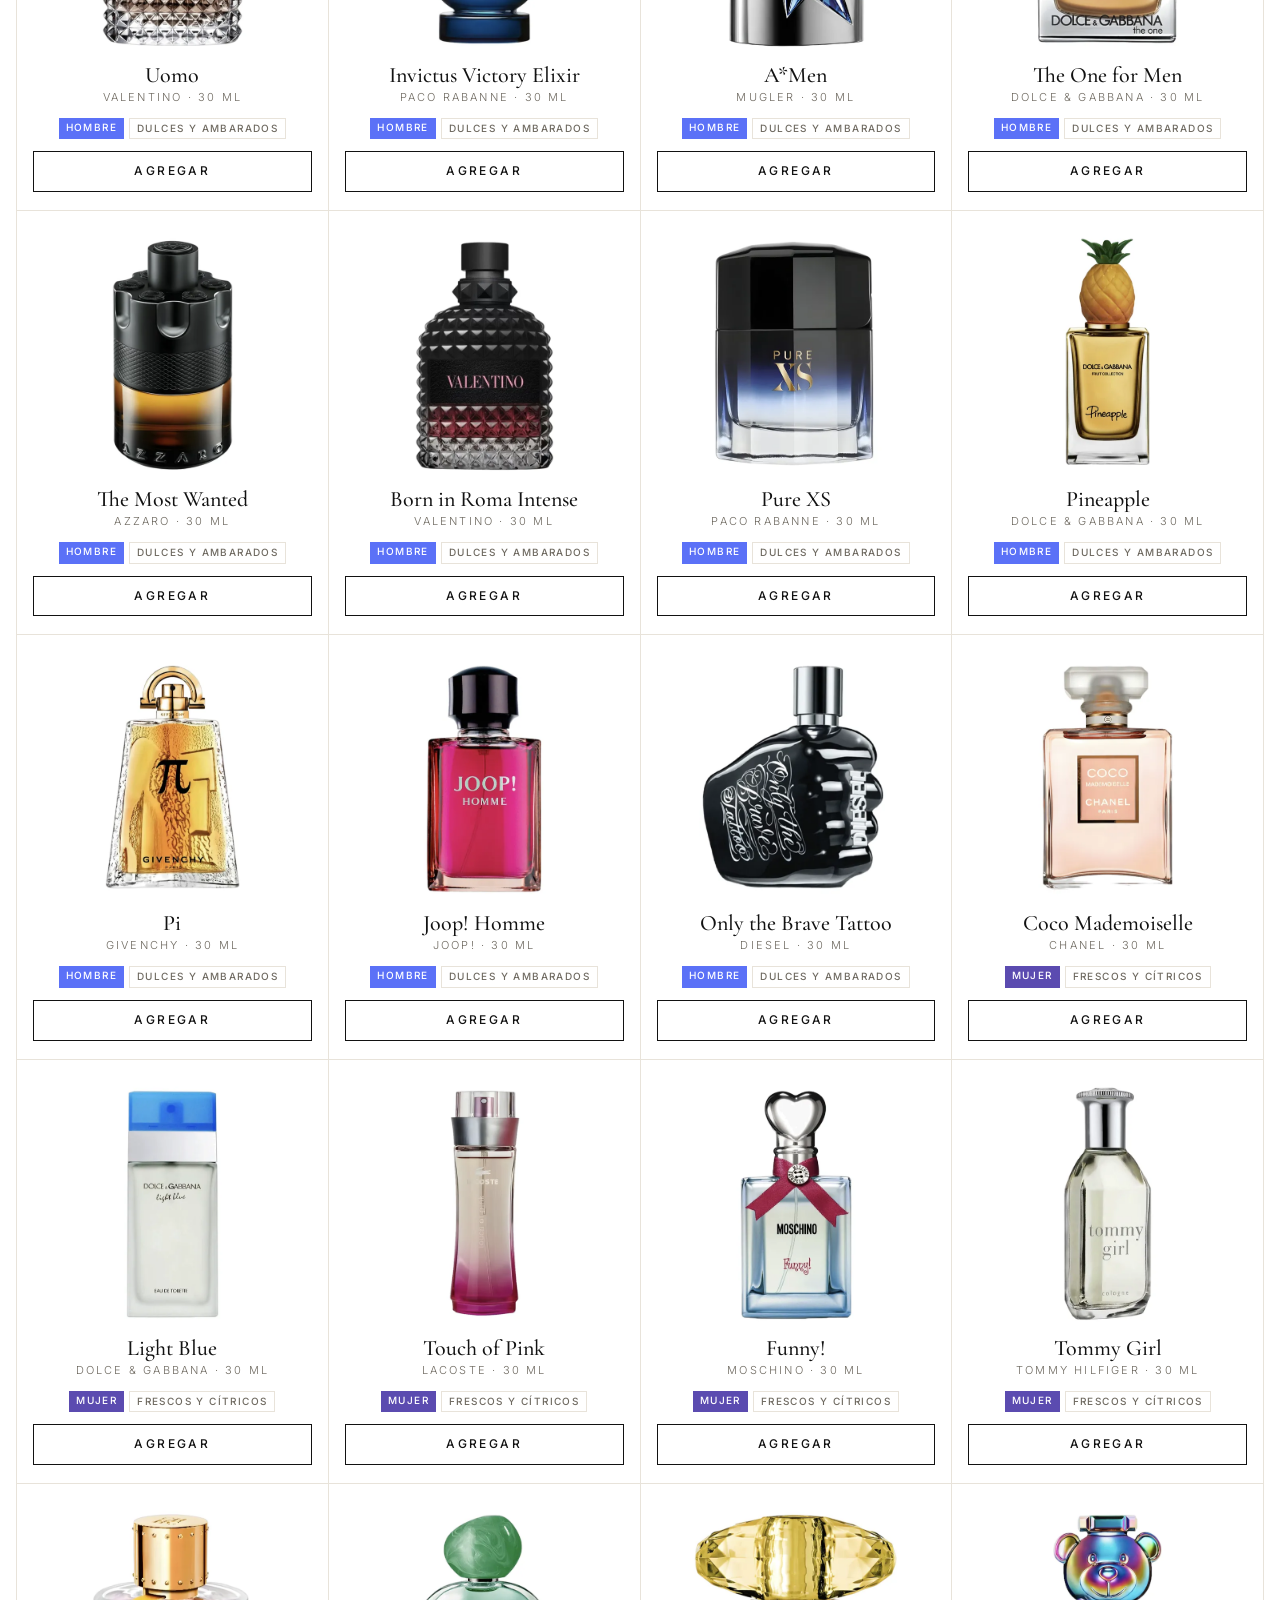
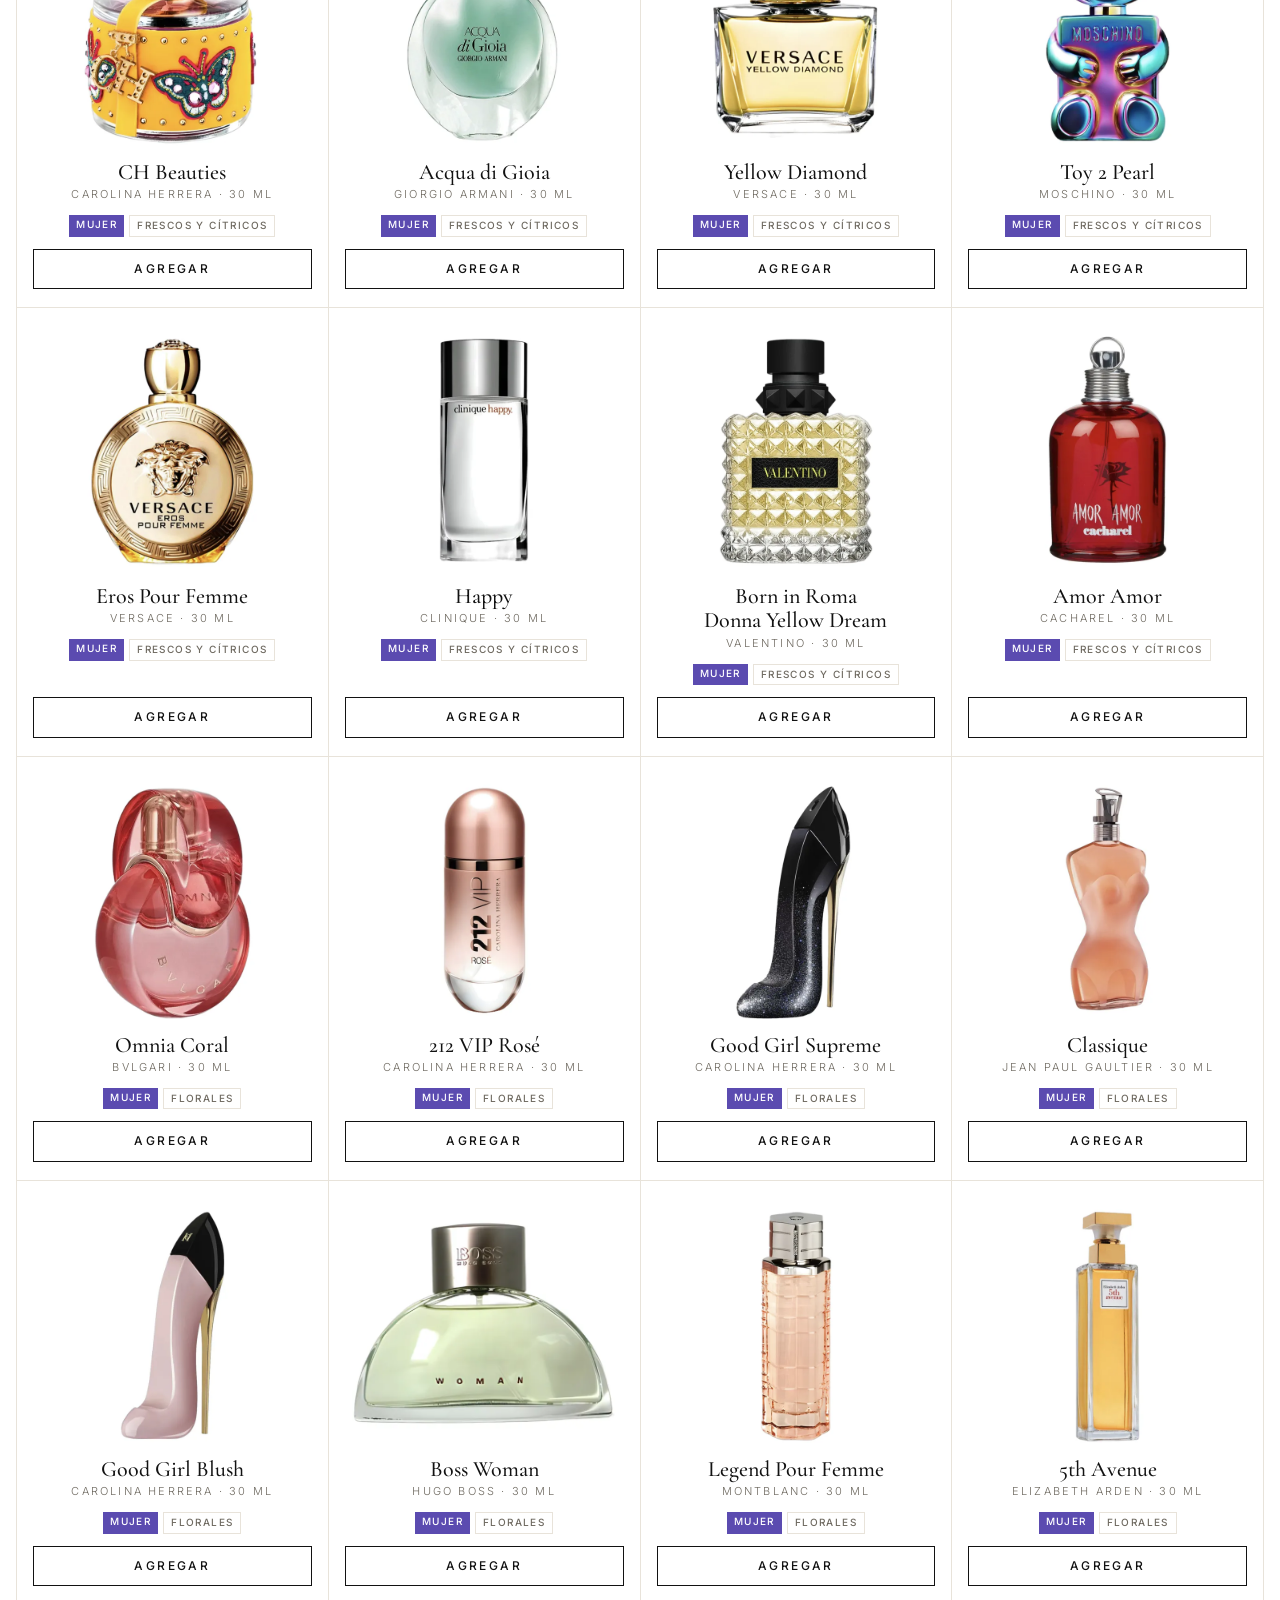
<file: catalogo.html>
<!doctype html>
<html lang="es">
<head>
<meta charset="utf-8">
<meta name="viewport" content="width=device-width,initial-scale=1">
<meta name="theme-color" content="#121212">
<meta name="description" content="Arpeggio, perfumería en Santo Domingo: perfumes inspirados con su ficha completa. Agrega tus favoritos al carrito y pide por WhatsApp.">
<link rel="manifest" href="manifest.webmanifest">
<link rel="icon" href="iconos/favicon-32.png" sizes="32x32">
<link rel="apple-touch-icon" href="iconos/apple-touch-icon.png">
<meta name="apple-mobile-web-app-capable" content="yes">
<meta name="mobile-web-app-capable" content="yes">
<meta name="apple-mobile-web-app-title" content="Arpeggio">
<meta name="apple-mobile-web-app-status-bar-style" content="black">
<title>Catálogo · Arpeggio</title>
<link rel="preconnect" href="https://fonts.googleapis.com">
<link rel="stylesheet" href="https://fonts.googleapis.com/css2?family=Cormorant+Garamond:ital,wght@0,400;0,500;0,600;1,300;1,400&family=Inter:wght@300;400;500;600;900&display=swap">
<link rel="stylesheet" href="estilo.css?v=41">
<style>
.crumbs{font-size:12px;letter-spacing:.14em;text-transform:uppercase;color:var(--muted);margin:18px 0 12px}
.crumbs a{text-decoration:none}.crumbs a:hover{color:var(--ink)}
.head{background:var(--tint);border:1px solid var(--line);padding:34px 36px;display:flex;justify-content:space-between;align-items:flex-end;gap:24px;flex-wrap:wrap}
.head h1{font-family:var(--display);font-weight:500;font-size:60px;line-height:1;margin:0}
.head p{margin:8px 0 0;color:var(--muted);max-width:52ch}
.gen{display:flex;border:1px solid var(--ink)}
.gen button{all:unset;cursor:pointer;padding:10px 18px;font-size:12px;letter-spacing:.18em;text-transform:uppercase;font-weight:500}
.gen button+button{border-left:1px solid var(--ink)}
.gen button.on{background:var(--ink);color:var(--on-ink)}

.tabs{display:flex;gap:6px;border-bottom:1px solid var(--line);margin-top:26px;overflow-x:auto;scrollbar-width:none}
.tabs::-webkit-scrollbar{display:none}
.tabs button{all:unset;cursor:pointer;flex:none;padding:12px 16px;font-family:var(--display);font-size:24px;font-weight:500;color:var(--muted);border-bottom:2px solid transparent;margin-bottom:-1px}
.tabs button small{font-family:var(--body);font-size:12px;letter-spacing:.1em;margin-left:6px}
.tabs button.on{color:var(--ink);border-bottom-color:var(--accent)}

.chips{display:flex;flex-wrap:wrap;gap:8px;margin:18px 0 6px}
.chip{all:unset;cursor:pointer;border:1px solid var(--line);padding:7px 13px;font-size:13px;color:var(--muted)}
.chip:hover{border-color:var(--ink);color:var(--ink)}
.chip.on{background:var(--ink);border-color:var(--ink);color:var(--on-ink)}
.count{font-size:13px;color:var(--muted);margin:10px 0 0}

.group{margin-top:40px}
.group-h{display:flex;align-items:baseline;justify-content:space-between;gap:16px;border-bottom:1px solid var(--ink);padding-bottom:10px;flex-wrap:wrap}
.group-h h2{font-family:var(--display);font-weight:600;font-size:36px;letter-spacing:.04em;text-transform:uppercase;margin:0;line-height:1}
.group-h p{margin:0;color:var(--muted);font-size:14px}
.grid{display:grid;grid-template-columns:repeat(4,minmax(0,1fr));gap:1px;background:var(--line);border:1px solid var(--line);margin-top:18px}
.grid .card{padding:22px 16px 18px}
.empty{padding:50px 20px;text-align:center;color:var(--muted)}

@media (max-width:1000px){.grid{grid-template-columns:repeat(3,minmax(0,1fr))}}
@media (max-width:700px){
  .head{padding:24px 18px}
  .head h1{font-size:42px}
  .grid{grid-template-columns:repeat(2,minmax(0,1fr))}
  .grid .card{padding:16px 10px 14px}
  .grid .montar{font-size:11px;letter-spacing:.14em;padding:9px 4px}
  .tabs button{font-size:20px;padding:10px 12px}
  .group-h h2{font-size:28px}
}
</style>
</head>
<body>
<main class="wrap">
  <div class="crumbs"><a href="index.html">Inicio</a> / <span id="crumb">Catálogo</span></div>
  <section class="head">
    <div>
      <p class="kick" id="kick">Catálogo</p>
      <h1 id="titulo">Todo el catálogo</h1>
      <p id="bajada"></p>
    </div>
    <div class="gen" id="gen" role="group" aria-label="Filtrar por género">
      <button data-g="T">Todos</button><button data-g="M">Ella</button><button data-g="H">Él</button>
    </div>
  </section>
  <div class="tabs" id="tabs" role="tablist"></div>
  <div class="chips" id="chips"></div>
  <p class="count" id="count"></p>
  <div id="lista"></div>
</main>

<script src="datos.js?v=34"></script>
<script src="comun.js?v=48"></script>
<script>
const qs=new URLSearchParams(location.search);
const st={g:['M','H'].includes(qs.get('g'))?qs.get('g'):'T',s:SECCIONES.some(x=>x.id==qs.get('s'))?qs.get('s'):'',f:qs.get('f')||'',m:PERFUMES.some(p=>p[2]==qs.get('m'))?qs.get('m'):''};
montarPiezas(st.g!='T'?st.g:st.s||'todo');

function pintar(){
  const q={};if(st.m)q.m=st.m;if(st.g!='T')q.g=st.g;if(st.s)q.s=st.s;if(st.f)q.f=st.f;
  history.replaceState(null,'',cat(q));
  // m = marca: viene de la franja "Inspirados en" del inicio.
  const genero=PERFUMES.filter(p=>(st.g=='T'||p[3]==st.g)&&(!st.m||p[2]==st.m));
  const sec=st.s?SECCIONES.find(x=>x.id==st.s):null;
  const gNom={M:'Para Ella',H:'Para Él'}[st.g];

  $('#titulo').textContent=st.m||gNom||(sec?sec.nombre:'Todo el catálogo');
  $('#kick').textContent=st.m?'Inspirados en':gNom&&sec?'Catálogo · '+sec.nombre:'Catálogo';
  $('#bajada').innerHTML=st.m?`${genero.length} perfume${genero.length==1?'':'s'} inspirado${genero.length==1?'':'s'} en ${esc(st.m)}${gNom?' · '+gNom:''}. <a href="catalogo.html">Ver todo el catálogo</a>`
    :esc(sec&&!gNom?sec.desc:gNom?`${genero.length} perfumes, ordenados por diseñador, árabes y nicho.`:`${PERFUMES.length} perfumes de hombre y de mujer.`);
  $('#crumb').textContent=$('#titulo').textContent;
  document.title=$('#titulo').textContent+' · Arpeggio';
  $$('#gen button').forEach(b=>b.classList.toggle('on',b.dataset.g==st.g));

  const tabs=[{id:'',nombre:'Todos',n:genero.length},...SECCIONES.map(x=>({id:x.id,nombre:x.nombre,n:genero.filter(p=>p[6]==x.id).length}))];
  $('#tabs').innerHTML=tabs.map(t=>`<button role="tab" data-s="${t.id}" class="${t.id==st.s?'on':''}" aria-selected="${t.id==st.s}">${t.nombre}<small>${t.n}</small></button>`).join('');

  const enSec=genero.filter(p=>!st.s||p[6]==st.s);
  const fams=[...new Set(enSec.map(p=>p[4]))];
  if(st.f&&!fams.includes(st.f))st.f='';
  $('#chips').innerHTML=[`<button class="chip ${!st.f?'on':''}" data-f="">Todas las familias</button>`,...fams.map(f=>`<button class="chip ${f==st.f?'on':''}" data-f="${esc(f)}">${esc(f)}</button>`)].join('');

  const lista=enSec.filter(p=>!st.f||p[4]==st.f);
  $('#count').textContent=`${lista.length} perfume${lista.length==1?'':'s'}`;
  const grupos=(st.s?[sec]:SECCIONES).map(x=>({x,items:lista.filter(p=>p[6]==x.id)})).filter(g=>g.items.length);
  $('#lista').innerHTML=grupos.length?grupos.map(({x,items})=>`<section class="group" id="sec-${x.id}">
      <div class="group-h"><h2>${x.nombre}</h2><p>${x.desc} · ${items.length}</p></div>
      <div class="grid">${items.map(p=>card(p[0])).join('')}</div></section>`).join('')
    :`<div class="empty">No hay perfumes con ese filtro.</div>`;
  pintarConcho();
}
$('#gen').onclick=e=>{const b=e.target.closest('button');if(!b)return;st.g=b.dataset.g;pintar()};
$('#tabs').onclick=e=>{const b=e.target.closest('button');if(!b)return;st.s=b.dataset.s;st.f='';pintar()};
$('#chips').onclick=e=>{const b=e.target.closest('button');if(!b)return;st.f=b.dataset.f;pintar()};
pintar();
</script>
</body>
</html>
</file>
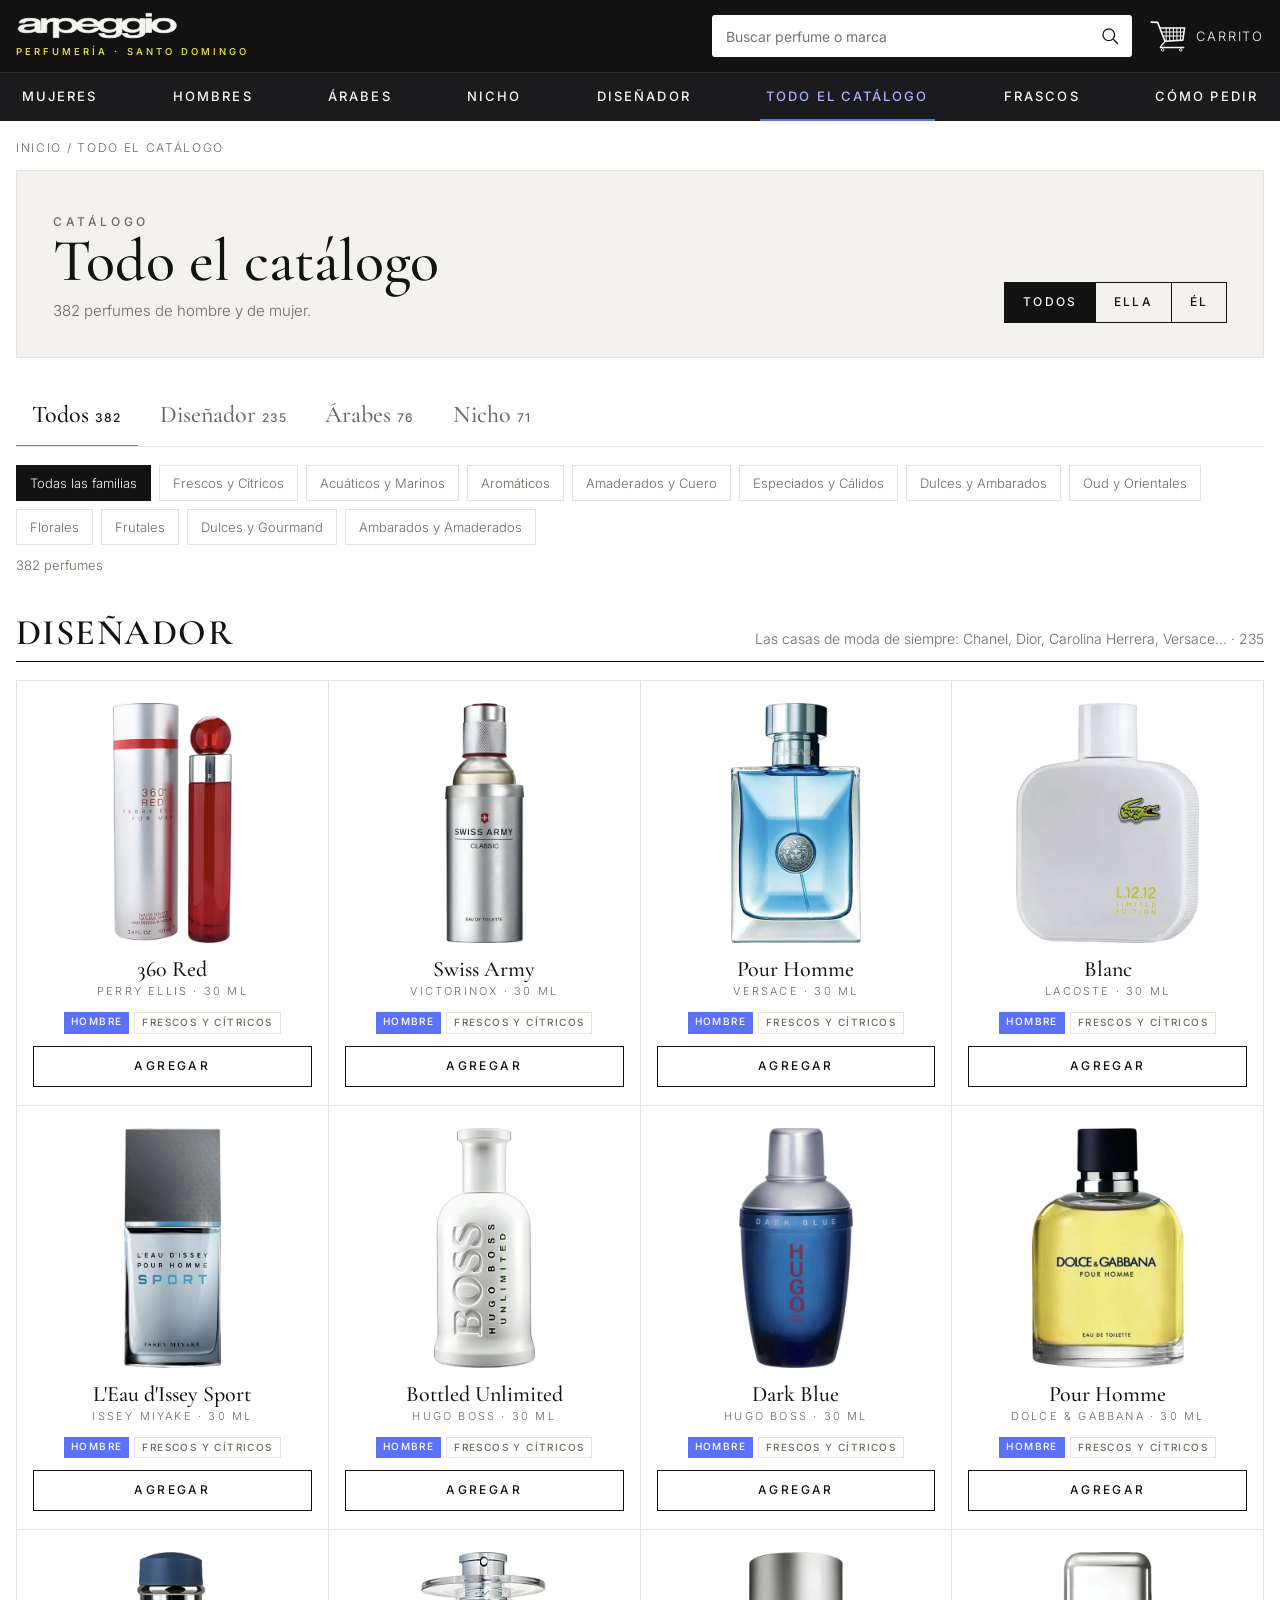
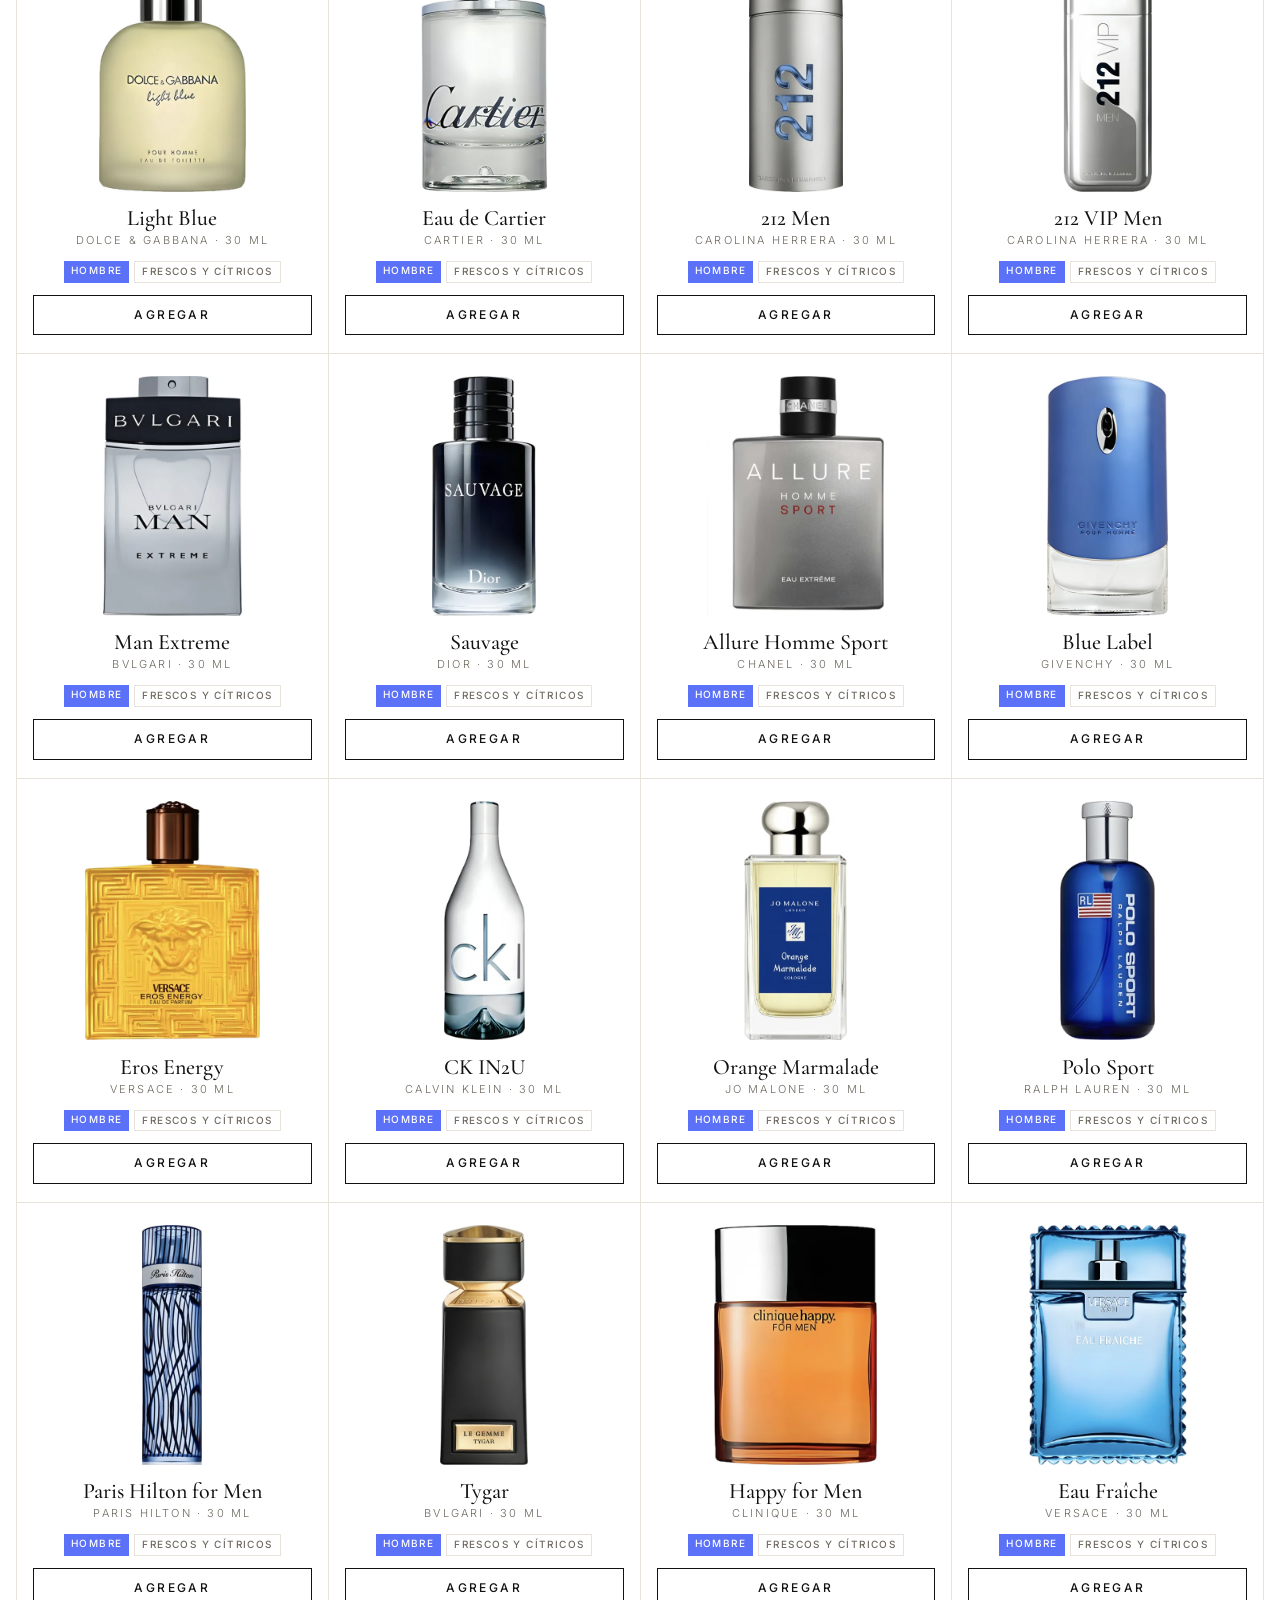
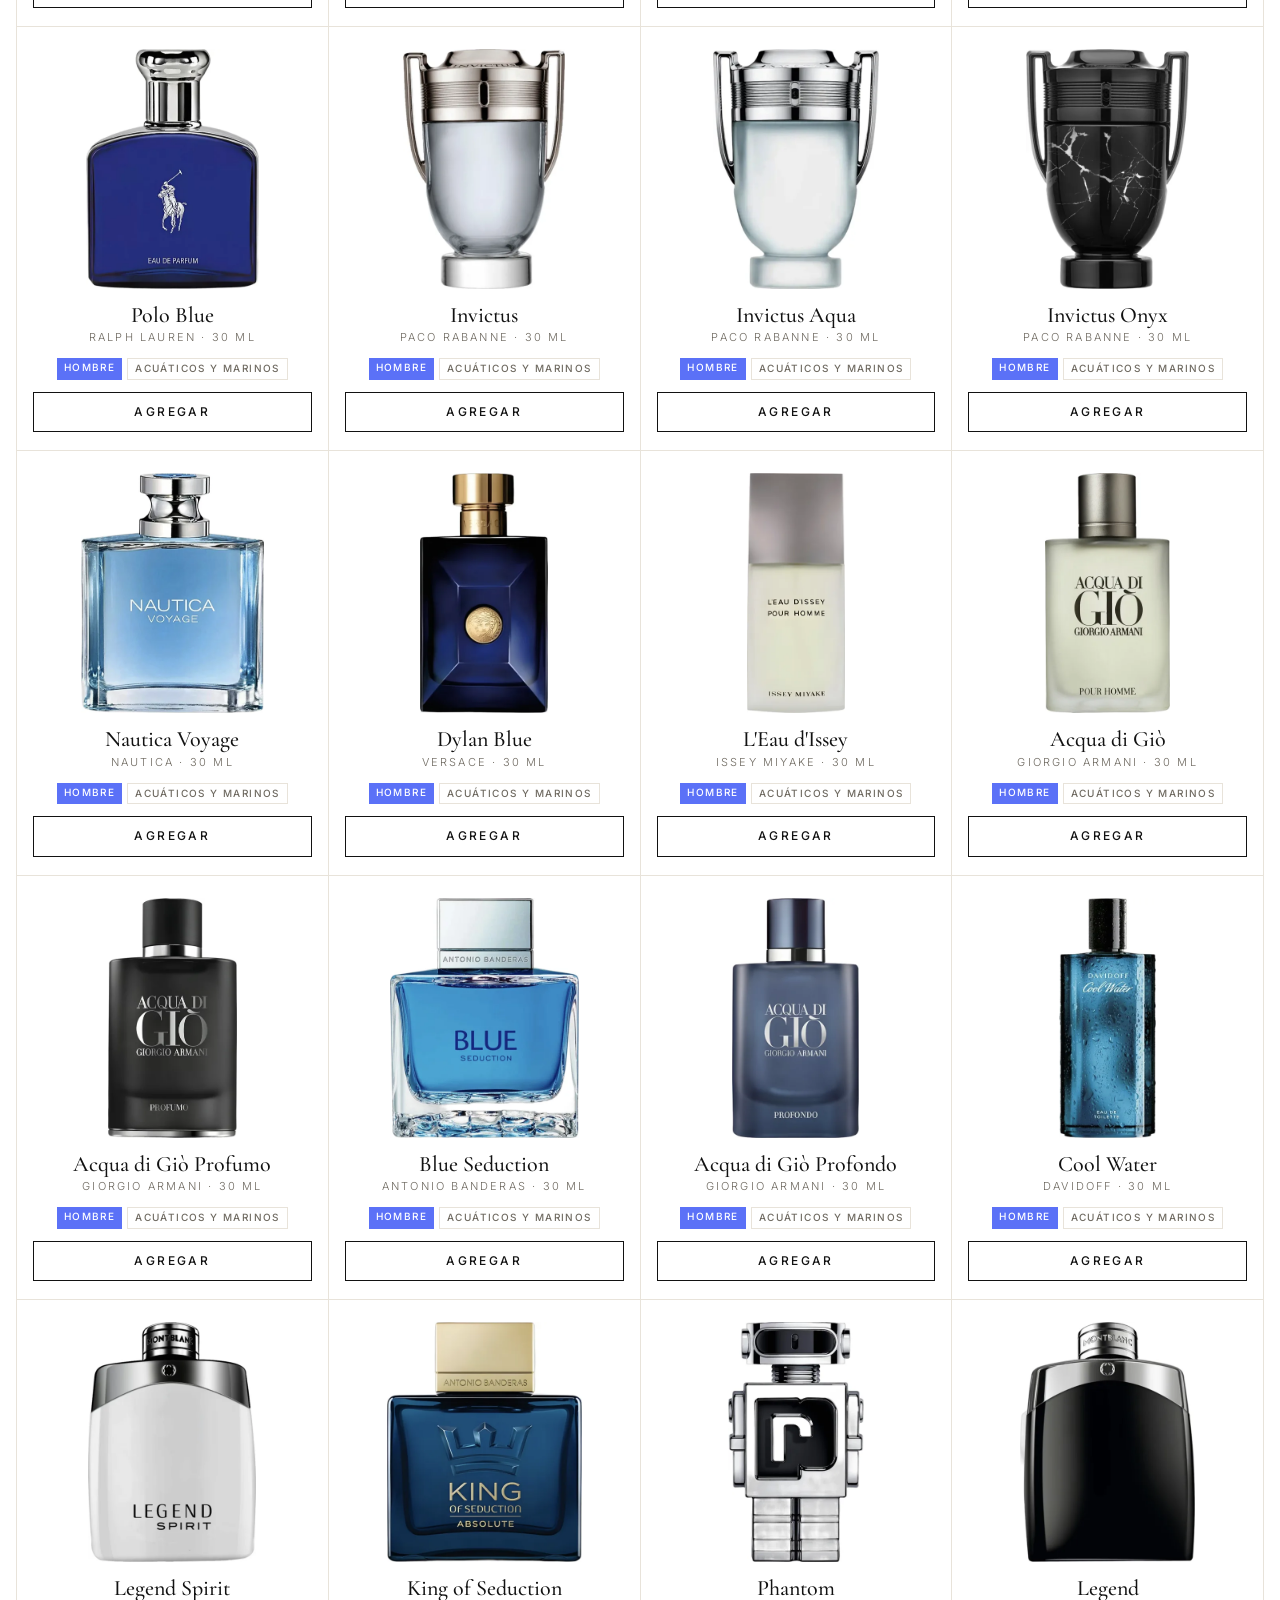
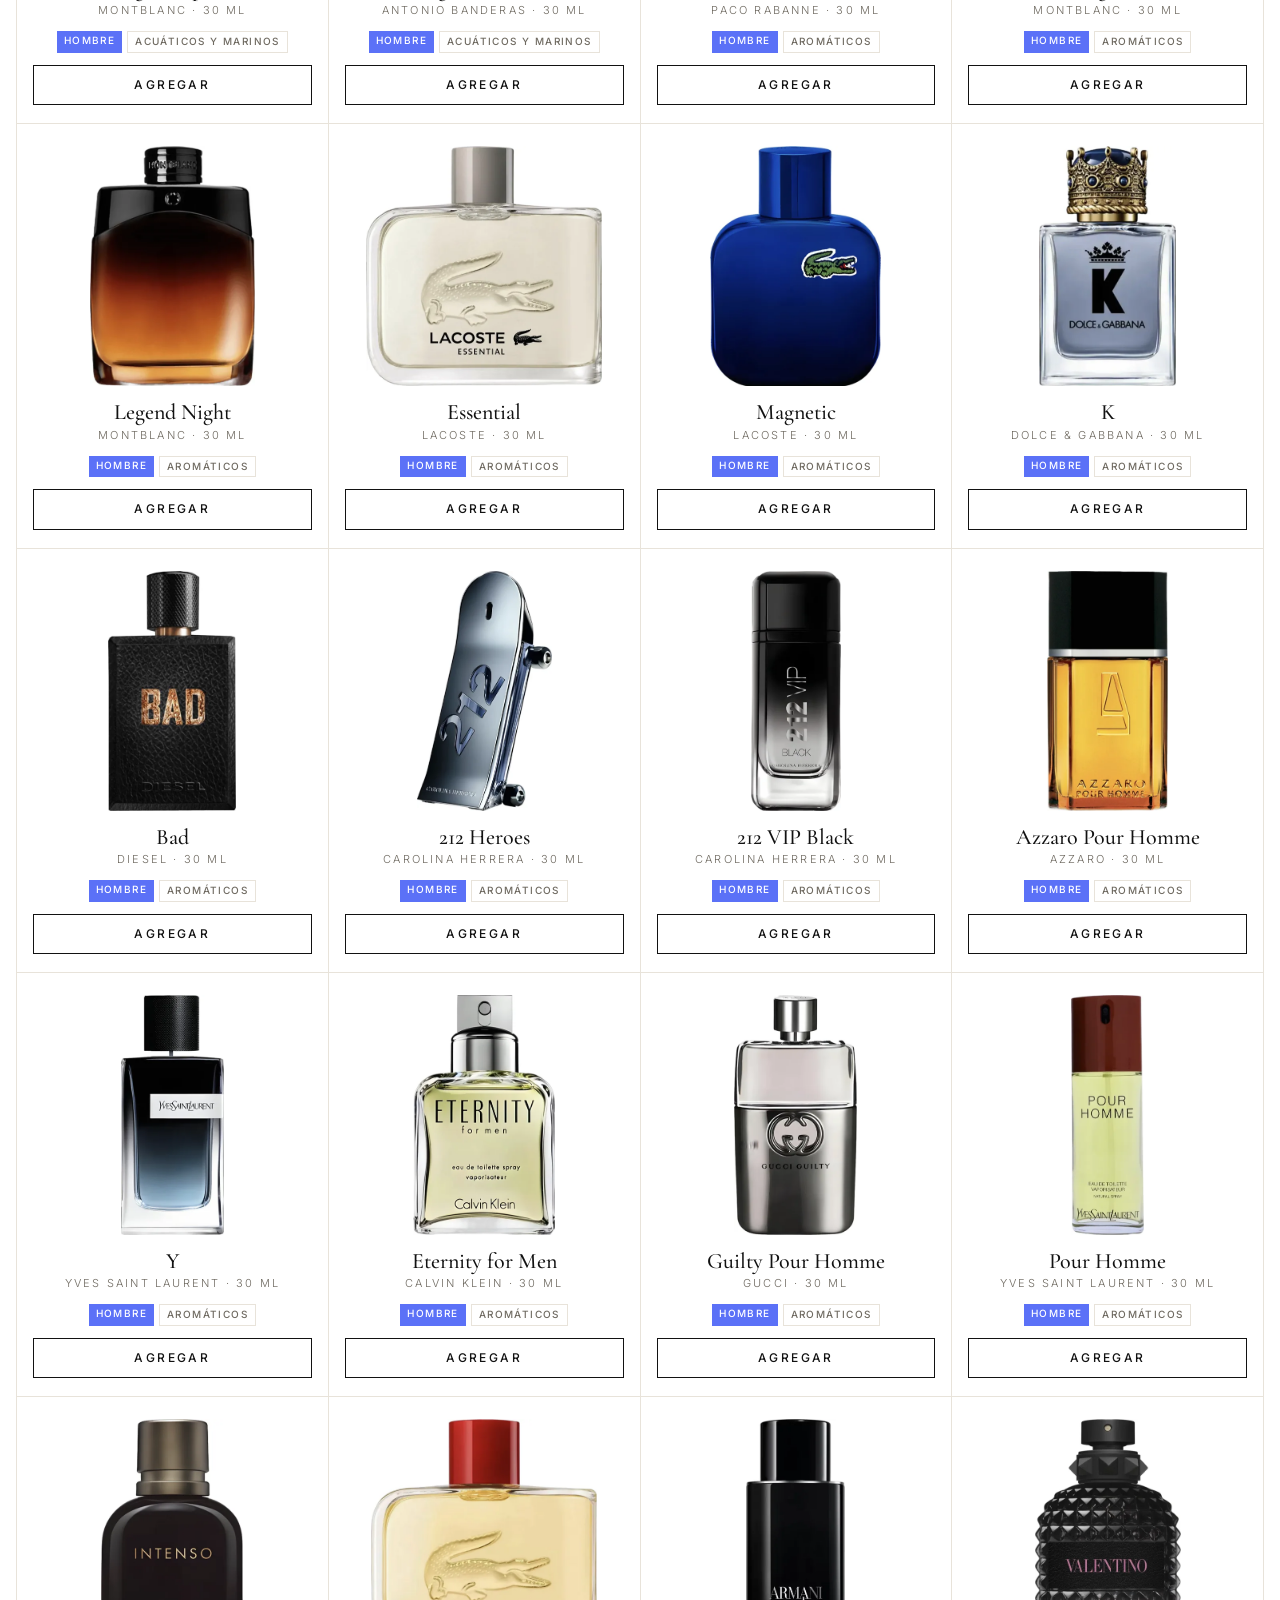
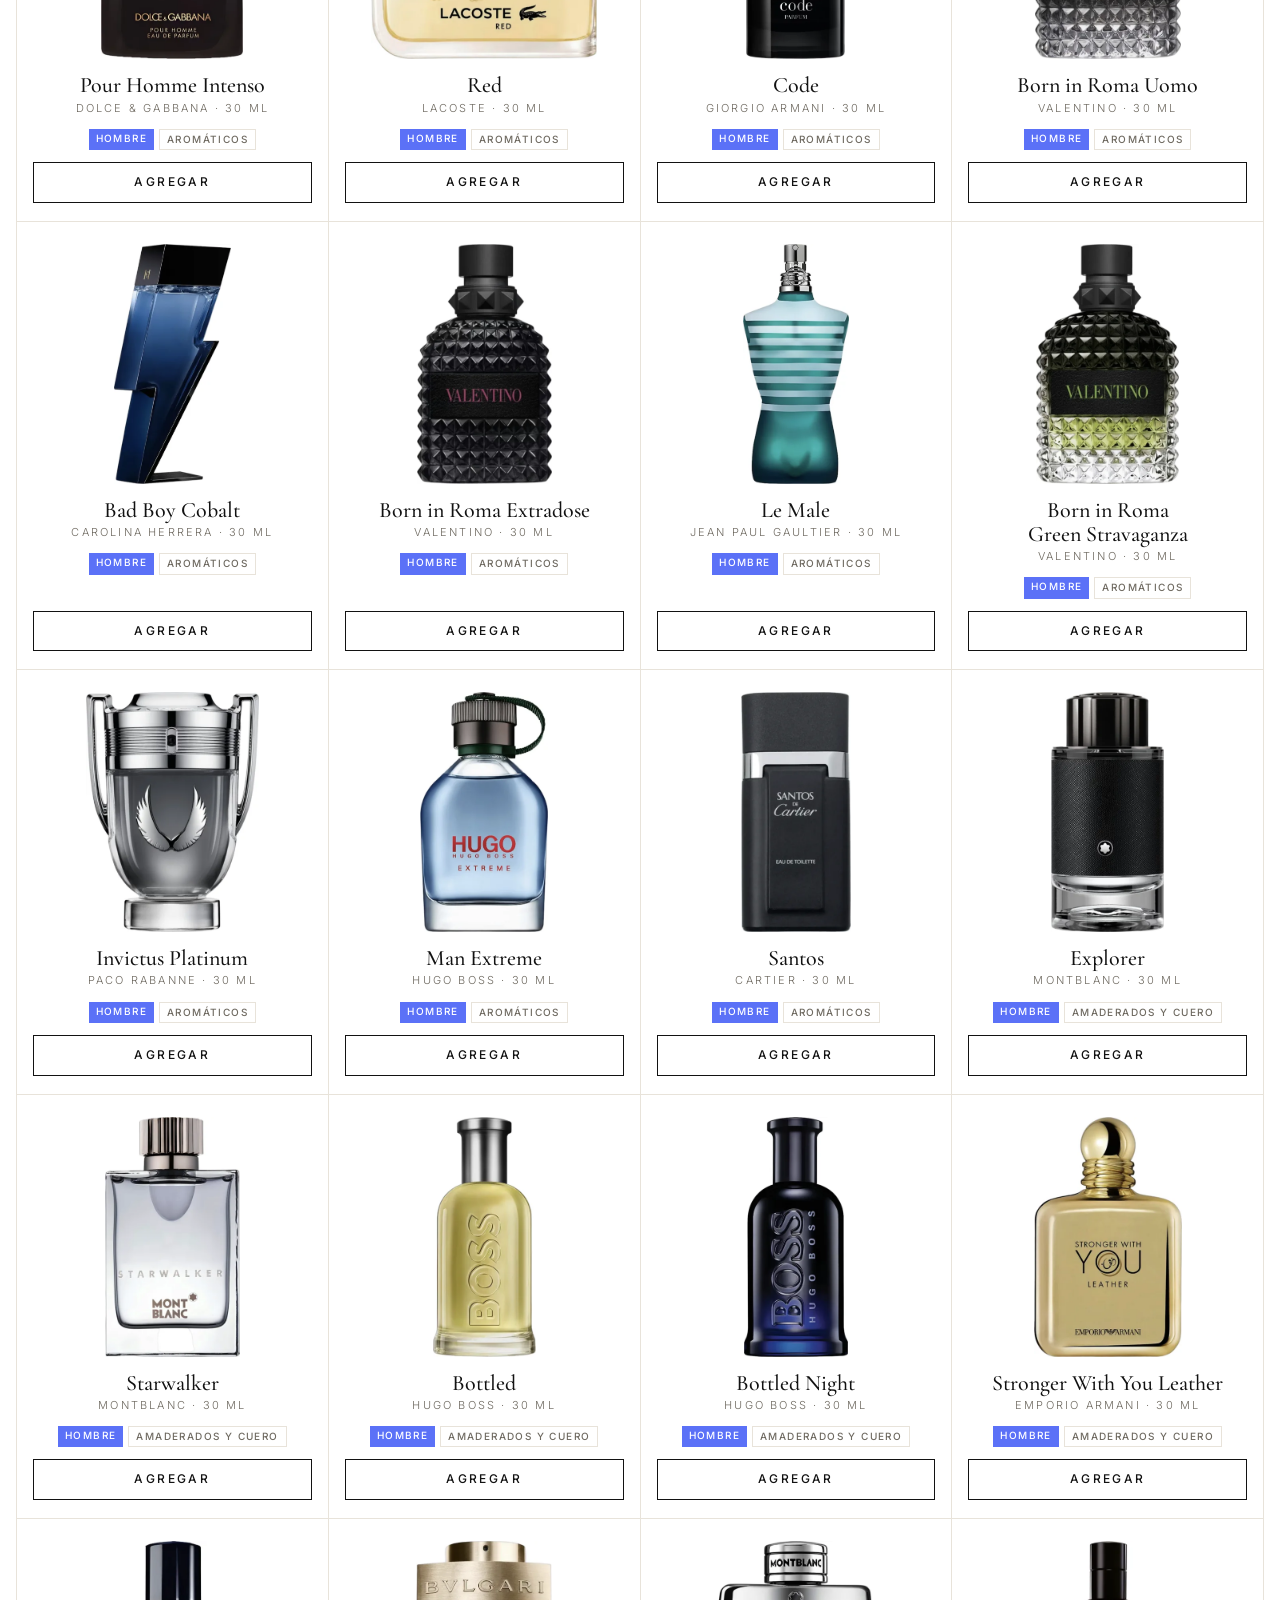
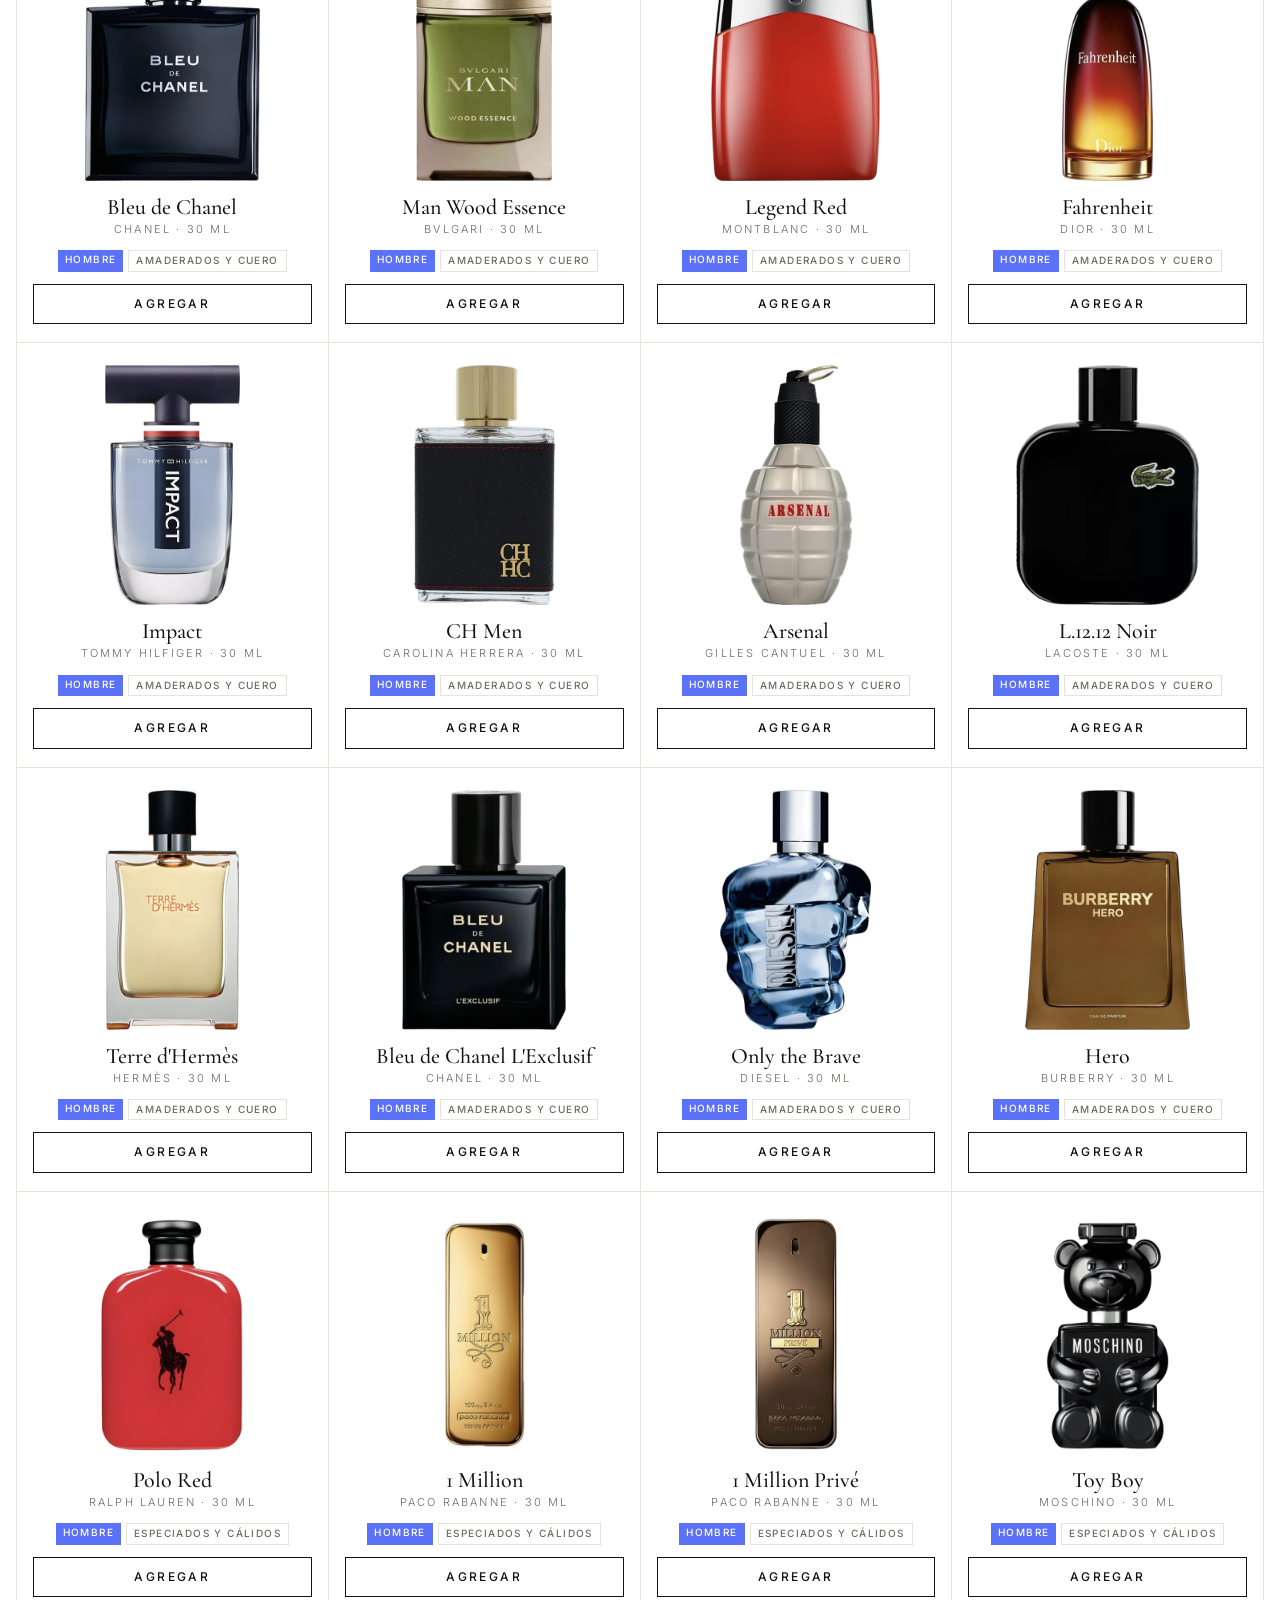
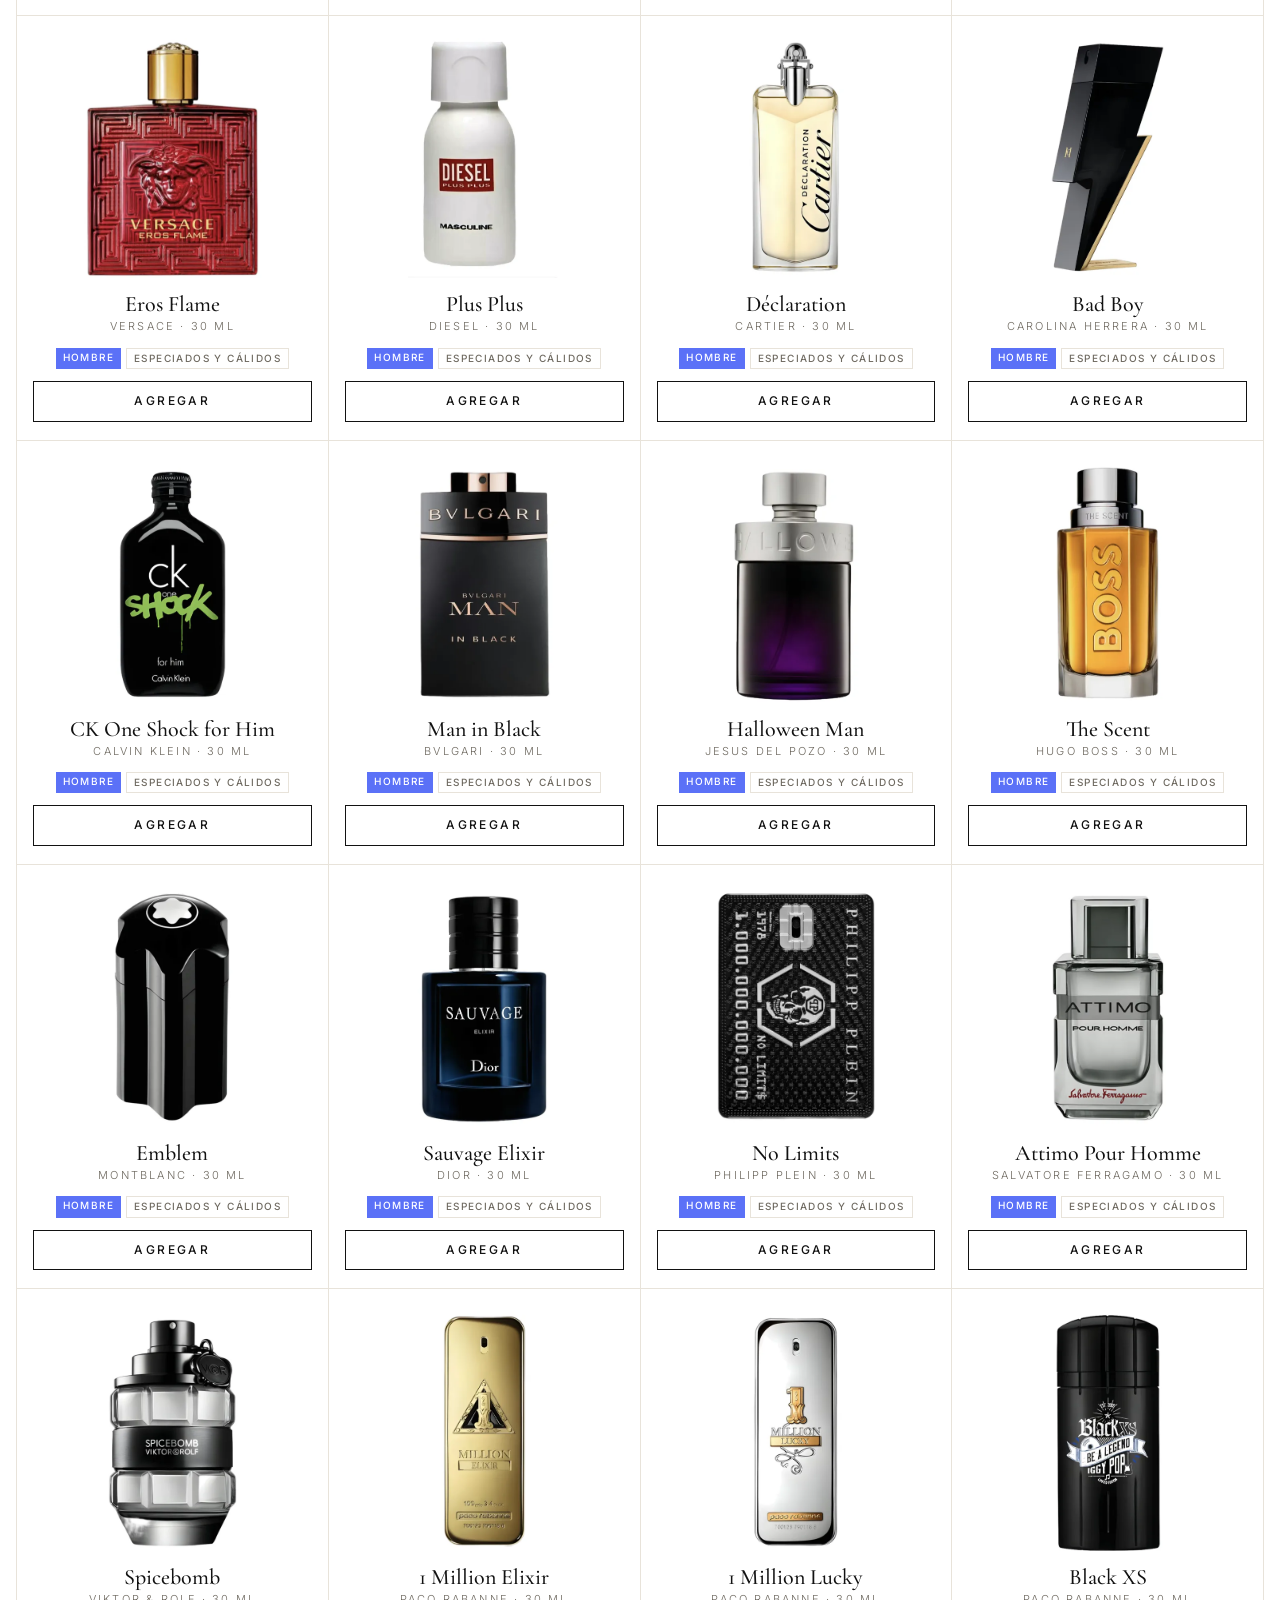
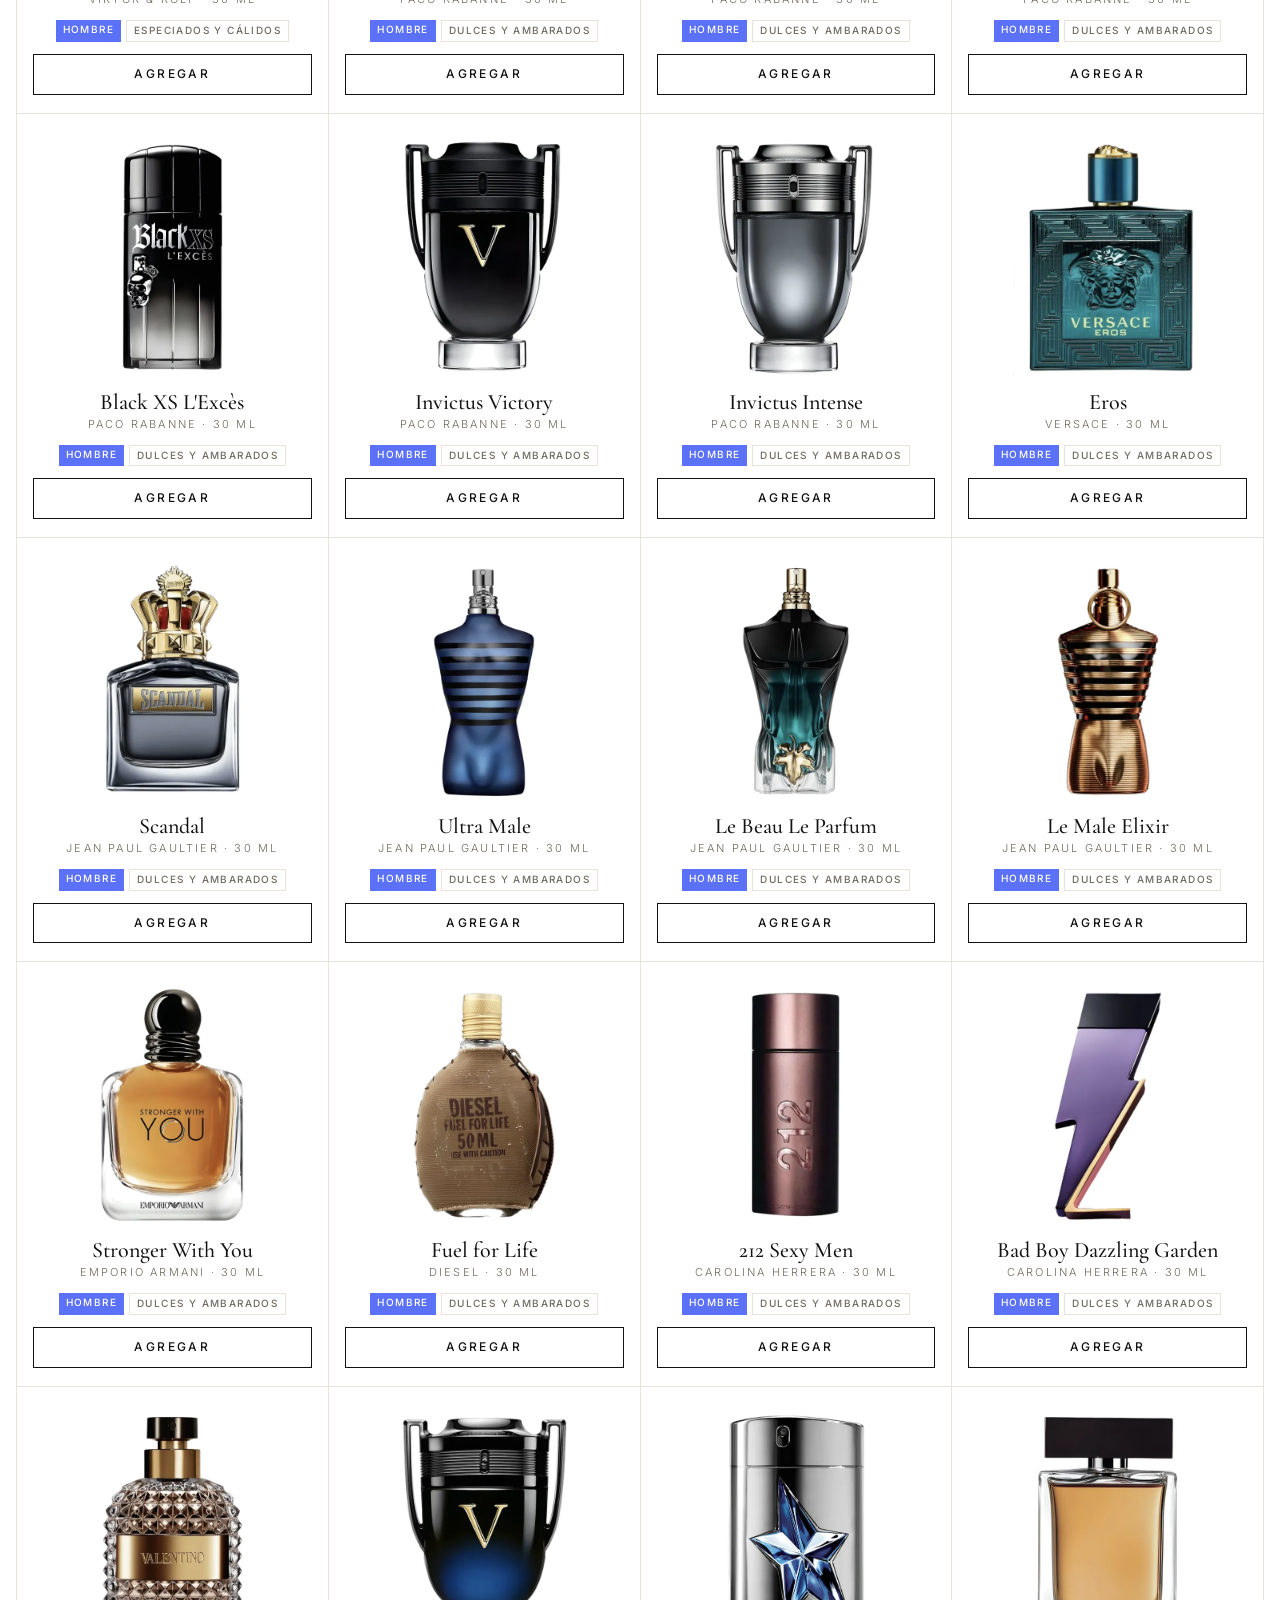
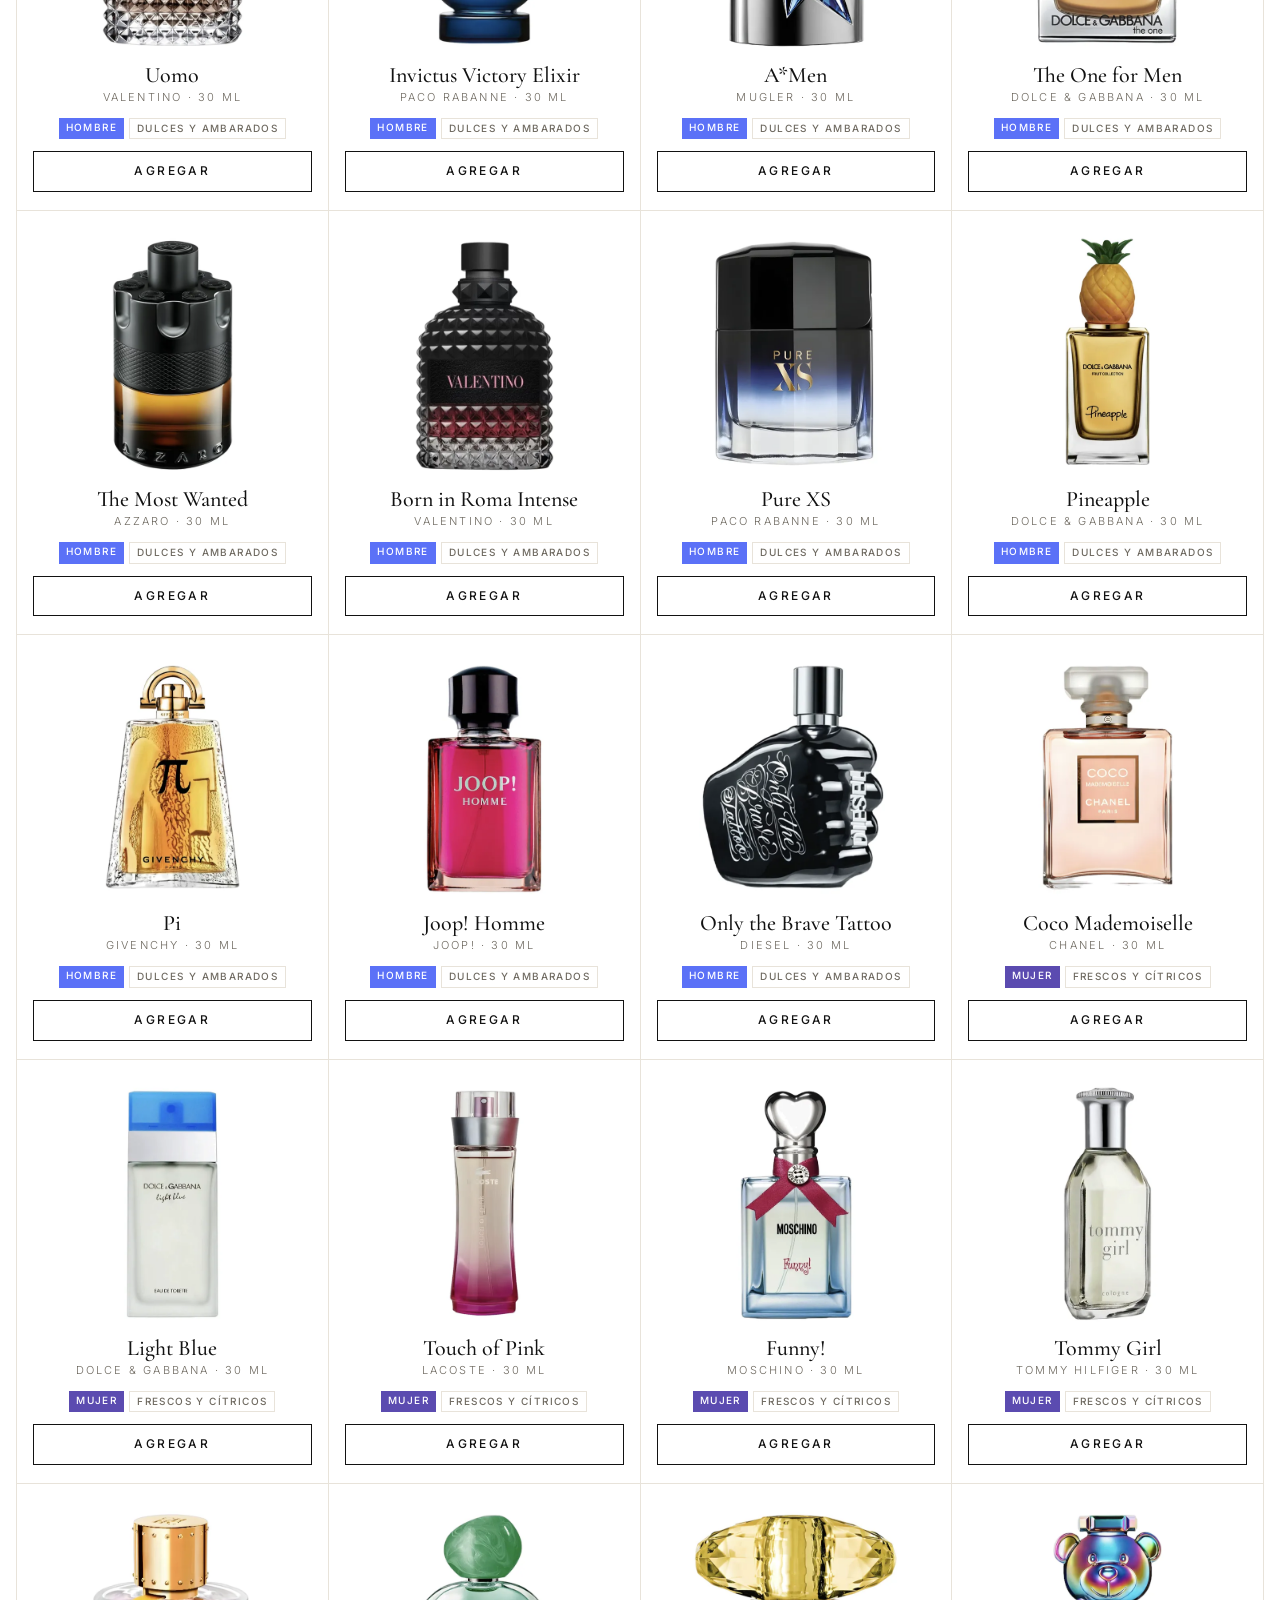
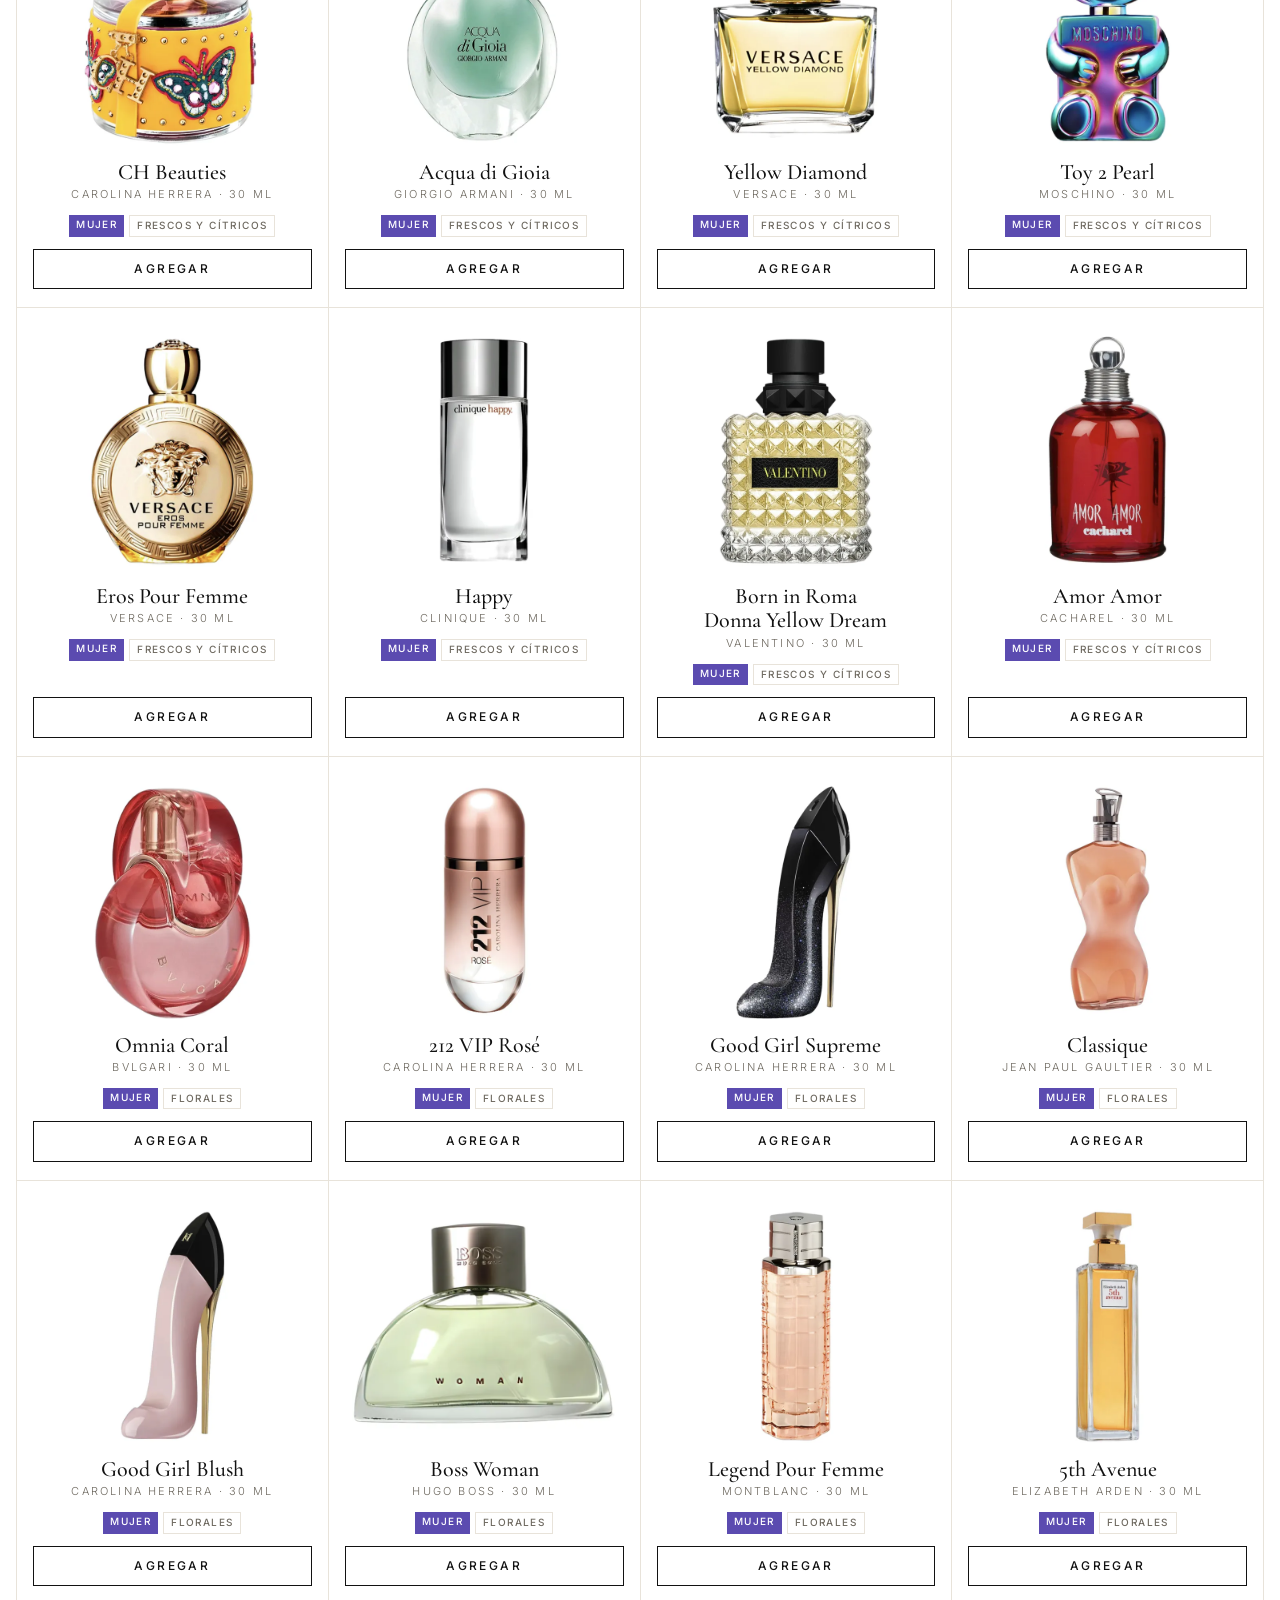
<file: ficha.html>
<!doctype html>
<html lang="es">
<head>
<meta charset="utf-8">
<meta name="viewport" content="width=device-width,initial-scale=1">
<meta name="theme-color" content="#121212">
<meta name="description" content="Arpeggio, perfumería en Santo Domingo: perfumes inspirados con su ficha completa. Agrega tus favoritos al carrito y pide por WhatsApp.">
<link rel="manifest" href="manifest.webmanifest">
<link rel="icon" href="iconos/favicon-32.png" sizes="32x32">
<link rel="apple-touch-icon" href="iconos/apple-touch-icon.png">
<meta name="apple-mobile-web-app-capable" content="yes">
<meta name="mobile-web-app-capable" content="yes">
<meta name="apple-mobile-web-app-title" content="Arpeggio">
<meta name="apple-mobile-web-app-status-bar-style" content="black">
<title>Ficha · Arpeggio</title>
<link rel="preconnect" href="https://fonts.googleapis.com">
<link rel="stylesheet" href="https://fonts.googleapis.com/css2?family=Cormorant+Garamond:ital,wght@0,400;0,500;0,600;1,300;1,400&family=Inter:wght@300;400;500;600;900&display=swap">
<link rel="stylesheet" href="estilo.css?v=41">
<style>
.crumbs{font-size:12px;letter-spacing:.14em;text-transform:uppercase;color:var(--muted);margin:18px 0 0}
.crumbs a{text-decoration:none}.crumbs a:hover{color:var(--ink)}
.label{font-size:11px;letter-spacing:.24em;text-transform:uppercase;color:var(--muted);font-weight:400}
.sbar{display:flex;justify-content:space-between;align-items:center;gap:12px;margin-top:14px;padding-bottom:12px;border-bottom:1px solid var(--line)}
.back{all:unset;cursor:pointer;font-size:12px;letter-spacing:.2em;text-transform:uppercase;color:var(--muted);display:inline-flex;gap:8px;align-items:center}
.back:hover{color:var(--ink)}
.pn{display:flex;align-items:center;gap:10px}
.pos{font-size:12px;letter-spacing:.12em;color:var(--muted);font-variant-numeric:tabular-nums}
.nb{all:unset;cursor:pointer;width:38px;height:38px;border:1px solid var(--line);display:grid;place-items:center;font-size:22px;line-height:1}
.nb:hover{border-color:var(--ink)}
.swipehint{margin:10px 0 0;font-size:11px;letter-spacing:.12em;color:var(--muted);text-transform:uppercase}
.swipehint.pc{display:none}
@media (hover:hover) and (pointer:fine){.swipehint{display:none}.swipehint.pc{display:block}}
#ficha{cursor:grab}#ficha a,#ficha button{cursor:pointer}
#ficha .photo img{-webkit-user-drag:none;user-select:none}

#ficha{touch-action:pan-y}
#ficha.in-r{animation:inR .28s ease-out}#ficha.in-l{animation:inL .28s ease-out}
@keyframes inR{from{transform:translateX(40px);opacity:0}to{transform:none;opacity:1}}
@keyframes inL{from{transform:translateX(-40px);opacity:0}to{transform:none;opacity:1}}
#ficha.out-up{animation:outUp .26s ease-in forwards}
@keyframes outUp{to{transform:translateY(-60px);opacity:0}}
@media (prefers-reduced-motion:reduce){#ficha.in-r,#ficha.in-l,#ficha.out-up{animation:none}}

.fhero{display:grid;grid-template-columns:minmax(0,340px) minmax(0,1fr);gap:44px;align-items:center;margin-top:26px}
.photo{background:#fff;display:flex;align-items:center;justify-content:center;aspect-ratio:3/4;padding:18px}
.photo img{width:100%;height:100%;object-fit:contain}
.wordmark{font-family:var(--display);font-size:22px;letter-spacing:.3em;text-transform:uppercase;color:var(--muted);margin:0}
.fhero h1{font-family:var(--display);font-weight:500;font-size:60px;line-height:1;margin:6px 0 12px;text-wrap:balance}
.fhero .tags{justify-content:flex-start;margin:0 0 4px}
.compra{margin:18px 0 0;display:flex;align-items:baseline;gap:6px 14px;flex-wrap:wrap}
.compra .pr{margin:0;font-family:var(--display);font-size:30px;line-height:1}
.compra .tamano{flex-basis:100%;margin-top:6px}
.desc{margin:16px 0 0;max-width:60ch;font-size:16px}

.block{margin-top:44px}
.block>.label{display:block;margin-bottom:14px;color:var(--ink)}
.acc{display:flex;flex-direction:column;max-width:460px}
.acc div{height:31px;display:flex;align-items:center;justify-content:center;font-size:14.5px;font-weight:400;border-radius:0 8px 8px 0;min-width:112px;white-space:nowrap}

.notes{display:grid;grid-template-columns:repeat(3,minmax(0,1fr));gap:18px}
.notes>div{border-top:1px solid var(--ink);padding-top:10px}
.notes h4{font-family:var(--display);font-size:24px;font-weight:500;margin:0 0 6px}
.notes p{margin:0;color:var(--muted)}

.panels{display:grid;grid-template-columns:minmax(0,1fr) minmax(0,1fr);gap:16px}
.vpanel{border:1px solid var(--line);padding:20px}
.vpanel .label{display:block;margin-bottom:14px;color:var(--ink)}
.bars{display:grid;gap:12px}
.bar{display:grid;grid-template-columns:96px 1fr;gap:12px;align-items:center}
.bar span{font-size:14px}
.trk{height:8px;background:var(--line);border-radius:4px;overflow:hidden}
.fill{height:100%;border-radius:4px}
.src{font-size:12px;color:var(--muted);margin-top:10px}
.pending{margin-top:30px;padding:18px;border:1px dashed var(--accent-soft);color:var(--muted)}

.cta{margin-top:48px;padding:24px 26px;background:var(--ink);color:var(--on-ink);display:flex;gap:16px;align-items:center;justify-content:space-between;flex-wrap:wrap}
.cta p{margin:0;font-family:var(--display);font-size:28px}
.cta .acts{display:flex;gap:12px;align-items:center;flex-wrap:wrap}
.cta .montar{border-color:var(--on-ink);color:var(--on-ink);padding:11px 18px;font-size:13px}
.cta .montar:hover,.cta .montar.on{background:var(--on-ink);color:var(--ink)}
.cta .frasco-link{flex-basis:100%;color:var(--on-ink);font-size:14px;opacity:.85}

.more{margin-top:56px}
.more h2{font-family:var(--display);font-weight:500;font-size:34px;margin:0 0 4px}
.more .grid{display:grid;grid-template-columns:repeat(4,minmax(0,1fr));gap:1px;background:var(--line);border:1px solid var(--line);margin-top:16px}
.more .card{padding:20px 14px 16px}

@media (max-width:800px){
  .fhero{grid-template-columns:minmax(0,1fr);gap:20px}
  .photo{max-width:320px;margin:0 auto;width:100%}
  .fhero h1{font-size:44px}
  .notes{grid-template-columns:minmax(0,1fr)}
  .panels{grid-template-columns:minmax(0,1fr)}
  .more .grid{grid-template-columns:repeat(2,minmax(0,1fr))}
}
</style>
</head>
<body>
<main class="wrap">
  <div class="crumbs" id="crumbs"></div>
  <div class="sbar">
    <button class="back" id="back">↑ Volver al catálogo</button>
    <div class="pn"><button class="nb" id="prev" aria-label="Perfume anterior">‹</button><span class="pos" id="pos"></span><button class="nb" id="next" aria-label="Perfume siguiente">›</button></div>
  </div>
  <p class="swipehint">Desliza ← → para ver otro perfume · al final de la ficha, desliza ↑ para volver</p>
  <p class="swipehint pc">Arrastra a los lados, desliza con dos dedos en el trackpad o usa las flechas ← → para ver otro perfume</p>
  <article id="ficha"></article>
  <section class="more" id="more"></section>
</main>

<script src="datos.js?v=34"></script>
<script src="fichas.js?v=34"></script>
<script src="comun.js?v=48"></script>
<script>
const c=new URLSearchParams(location.search).get('c');
const p=BY[c];
if(!p)location.replace('catalogo.html');
const genero=p[3];
montarPiezas(genero);

// Lista para pasar al siguiente o anterior: la de la página de donde vino, o todo su género.
let lista=[],volver=cat({g:genero});
try{lista=JSON.parse(sessionStorage.getItem('ac_lista')||'[]');volver=sessionStorage.getItem('ac_volver')||volver}catch(e){}
if(!lista.includes(c))lista=PERFUMES.filter(x=>x[3]==genero).map(x=>x[0]);
const i=lista.indexOf(c);

const bars=rows=>{const max=Math.max(...rows.map(r=>r[1]));return `<div class="bars">${rows.map(([l,v,col])=>`<div class="bar"><span>${l}</span><div class="trk"><div class="fill" style="width:${Math.max(3,v/max*100)}%;background:${col}"></div></div></div>`).join('')}</div>`};
const d=FICHAS[c];
const sec=SECCIONES.find(s=>s.id==p[6]);
const gNom=genero=='H'?'Para Él':'Para Ella';
const consulta=`Hola, quiero pedir el perfume ${c}, inspirado en ${p[1]} de ${p[2]}. ¿Está disponible?`;

document.title=`${p[1]} · Arpeggio`;
$('#crumbs').innerHTML=`<a href="index.html">Inicio</a> / <a href="${cat({g:genero})}">${gNom}</a> / <a href="${cat({g:genero,s:sec.id})}">${sec.nombre}</a> / ${esc(p[1])}`;
$('#pos').textContent=`${i+1} / ${lista.length}`;

let html=`<div class="fhero">
  <div class="photo">${img(c)||'<span class="nofoto">Foto muy pronto</span>'}</div>
  <div>
    <p class="wordmark">${esc(p[2])}</p>
    <h1>${esc(p[1])}</h1>
    <div class="tags"><span class="tag ${genero=='H'?'h':'m'}">${genero=='H'?'Hombre':'Mujer'}</span><span class="tag f">${esc(p[4])}</span><span class="tag f">${sec.nombre}</span></div>
    <p class="label" style="margin:10px 0 0">Inspirado en ${esc(p[1])} · ${esc(p[2])}</p>
    <div class="compra"><p class="pr" data-precio="${c}">${precioHTML(mlDe(c))}</p><span class="lanz">Precio de lanzamiento</span>
      <div class="tamano">${[30,10].map(ml=>`<button data-tam="${c}" data-ml="${ml}">${ml} ml</button>`).join('')}</div></div>
    ${d&&d.desc?`<p class="desc">${esc(d.desc)}</p>`:''}
  </div>
</div>`;
if(ACORDES[c])html+=`<section class="block"><span class="label">Acordes principales</span><div class="acc">${acordes(c,99)}</div></section>`;
if(d&&d.notes){
  const n=d.notes;
  html+=`<section class="block"><span class="label">Pirámide olfativa</span><div class="notes">${n.todas
    ?`<div style="grid-column:1/-1"><h4>Notas principales</h4><p>${esc(n.todas)}</p></div>`
    :`<div><h4>Salida</h4><p>${esc(n.salida)}</p></div><div><h4>Corazón</h4><p>${esc(n.corazon)}</p></div><div><h4>Fondo</h4><p>${esc(n.fondo)}</p></div>`}</div></section>`;
}
if(d&&d.rating)html+=`<section class="block"><div class="panels"><div class="vpanel"><span class="label">Qué opina la gente</span>${bars(d.rating)}</div><div class="vpanel"><span class="label">Cuándo usarlo</span>${bars(d.when)}</div></div><p class="src">Opiniones de referencia sobre la fragancia original.</p></section>`;
if(!d)html+=`<div class="pending">Pronto agregamos la descripción y las notas de este perfume.</div>`;
html+=`<div class="cta"><p>¿Te gusta este aroma?</p><div class="acts"><button class="montar" data-code="${c}" data-off="Agregar a mi carrito" data-on="Ya está en tu carrito ✓"></button><a class="wa-btn" href="${waLink(consulta)}" target="_blank" rel="noopener">${WAICON} Consultar solo este</a></div><a class="frasco-link" href="frascos.html">También puedes escoger el frasco →</a></div>
<p class="src" style="margin-top:22px">${AVISO}</p>`;
$('#ficha').innerHTML=html;

// Recomendados: los del mismo género con los acordes del PDF más parecidos
// (se comparan nombres y largos de barra; el primer acorde pesa más).
const elegidos=masParecidos(c,4).map(([k])=>BY[k]);
const principales=(ACORDES[c]||[]).slice(0,2).map(a=>a[0].toLowerCase()).join(' y ');
if(elegidos.length)$('#more').innerHTML=`<h2>También te puede gustar</h2><p class="label">Con acordes parecidos${principales?': '+esc(principales):''}</p><div class="grid">${elegidos.map(x=>card(x[0])).join('')}</div>`;
pintarConcho();

// Entrada animada según la dirección
try{const dir=sessionStorage.getItem('ac_dir');sessionStorage.removeItem('ac_dir');if(dir)$('#ficha').classList.add(dir)}catch(e){}

// Navegación
function ir(paso){const j=(i+paso+lista.length)%lista.length;try{sessionStorage.setItem('ac_dir',paso>0?'in-r':'in-l')}catch(e){}location.replace(ficha(lista[j]))}
function salir(){const f=$('#ficha');f.classList.add('out-up');setTimeout(()=>location.href=volver,matchMedia('(prefers-reduced-motion:reduce)').matches?0:240)}
$('#prev').onclick=()=>ir(-1);$('#next').onclick=()=>ir(1);$('#back').onclick=salir;
addEventListener('keydown',e=>{if($('#drawer').classList.contains('on')||e.target.matches('input'))return;
  if(e.key=='ArrowRight')ir(1);else if(e.key=='ArrowLeft')ir(-1);else if(e.key=='Escape')salir()});

// Gestos: a los lados cambia de perfume; hacia arriba, solo estando ya al final de la ficha, vuelve al catálogo
// (sobre la foto no, porque en el celular ese gesto es el de bajar a ver los acordes)
let T=null;const F=$('#ficha');
F.addEventListener('touchstart',e=>{if(e.touches.length!==1)return;const t=e.touches[0];
  T={x:t.clientX,y:t.clientY,t:Date.now(),fin:innerHeight+scrollY>=document.documentElement.scrollHeight-4}},{passive:true});
F.addEventListener('touchend',e=>{if(!T)return;const t=e.changedTouches[0],dx=t.clientX-T.x,dy=t.clientY-T.y,ms=Date.now()-T.t,s0=T;T=null;
  if(ms>900)return;
  if(Math.abs(dx)>60&&Math.abs(dx)>1.6*Math.abs(dy)){ir(dx<0?1:-1);return}
  if(dy<-70&&Math.abs(dy)>1.6*Math.abs(dx)&&s0.fin)salir()},{passive:true});

// En computadora: arrastrar con el mouse o deslizar dos dedos en el trackpad.
let M=null;
F.addEventListener('pointerdown',e=>{if(e.pointerType!='mouse'||e.button!==0||e.target.closest('a,button'))return;M={x:e.clientX,y:e.clientY,t:Date.now()}});
addEventListener('pointerup',e=>{if(!M)return;const dx=e.clientX-M.x,dy=e.clientY-M.y,ms=Date.now()-M.t;M=null;
  if(ms<900&&Math.abs(dx)>80&&Math.abs(dx)>2*Math.abs(dy)&&!String(getSelection()).trim())ir(dx<0?1:-1)});
F.addEventListener('dragstart',e=>e.preventDefault());
let acum=0,quieto=null,usado=false;
addEventListener('wheel',e=>{
  if(Math.abs(e.deltaX)<=Math.abs(e.deltaY))return;
  e.preventDefault();
  clearTimeout(quieto);quieto=setTimeout(()=>{acum=0;usado=false},250);
  if(usado)return;
  acum+=e.deltaX;
  if(Math.abs(acum)>110){usado=true;ir(acum>0?1:-1)}
},{passive:false});
</script>
</body>
</html>
</file>
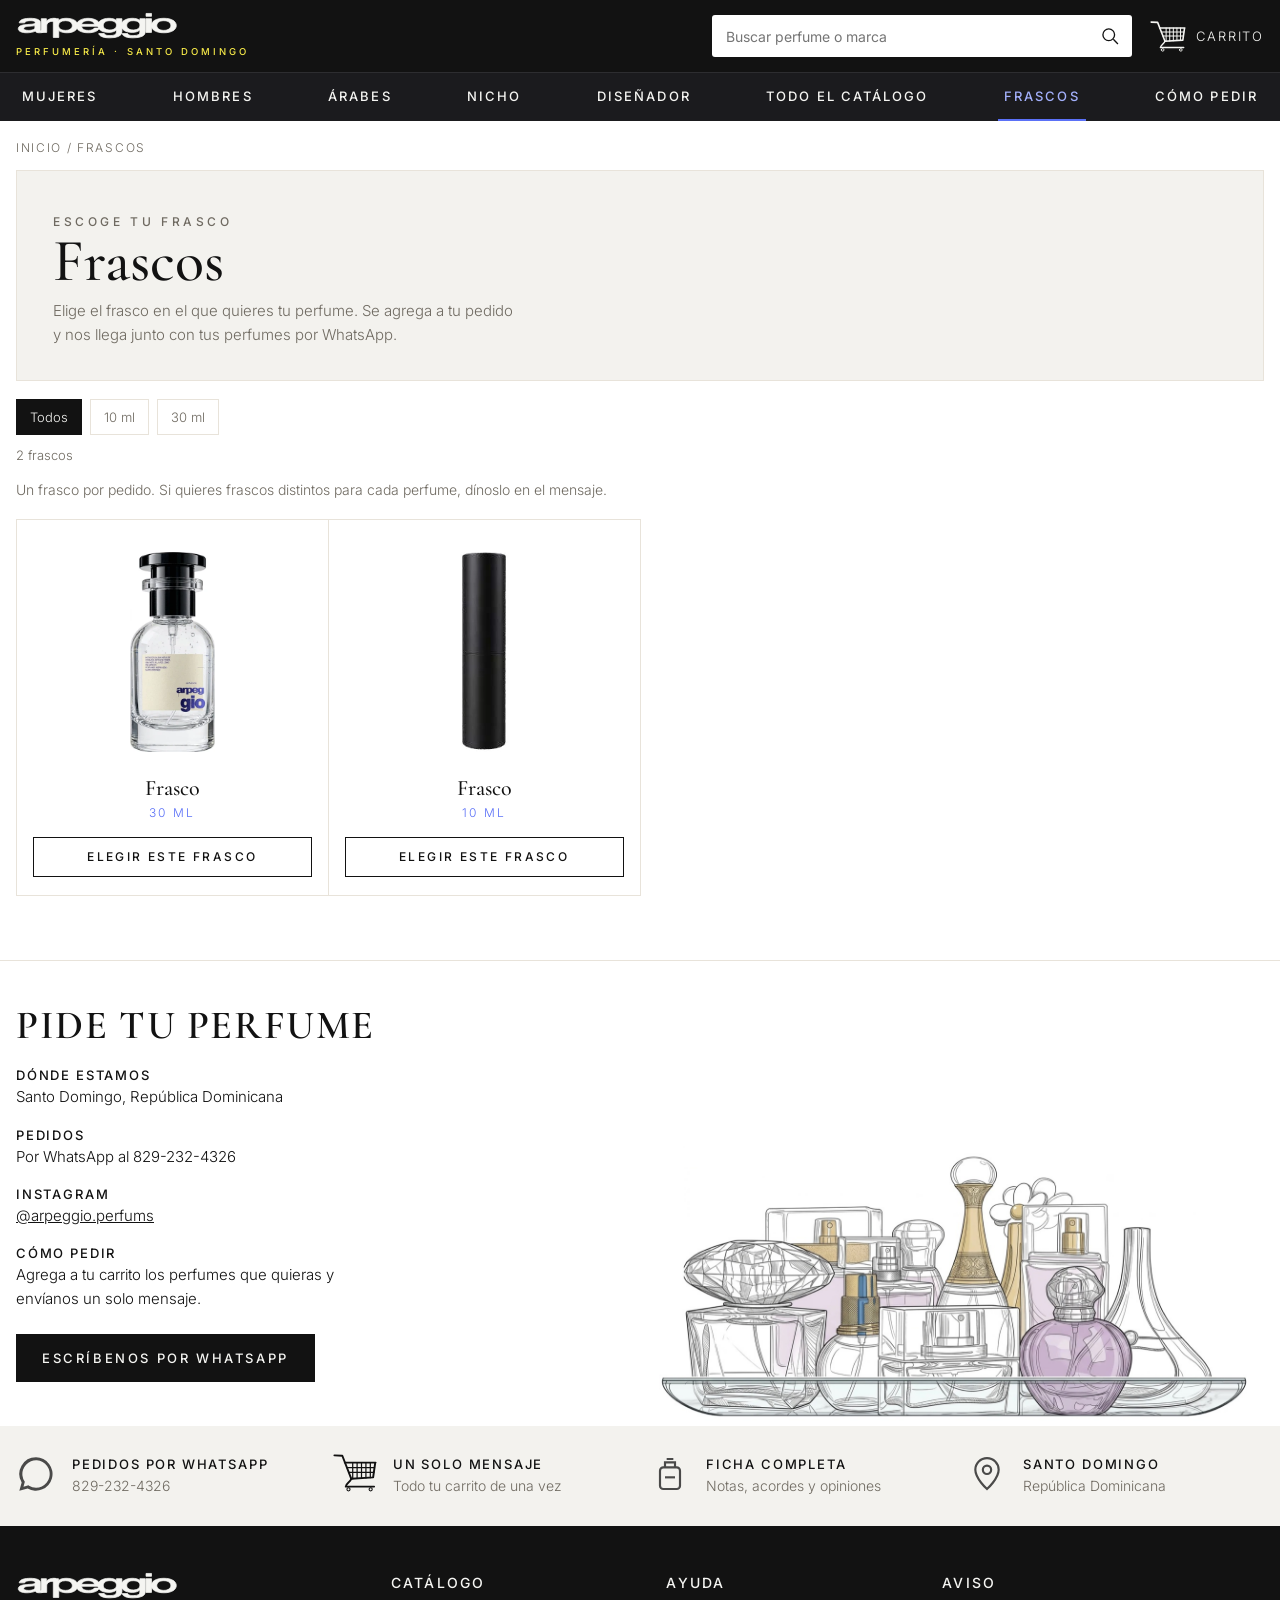
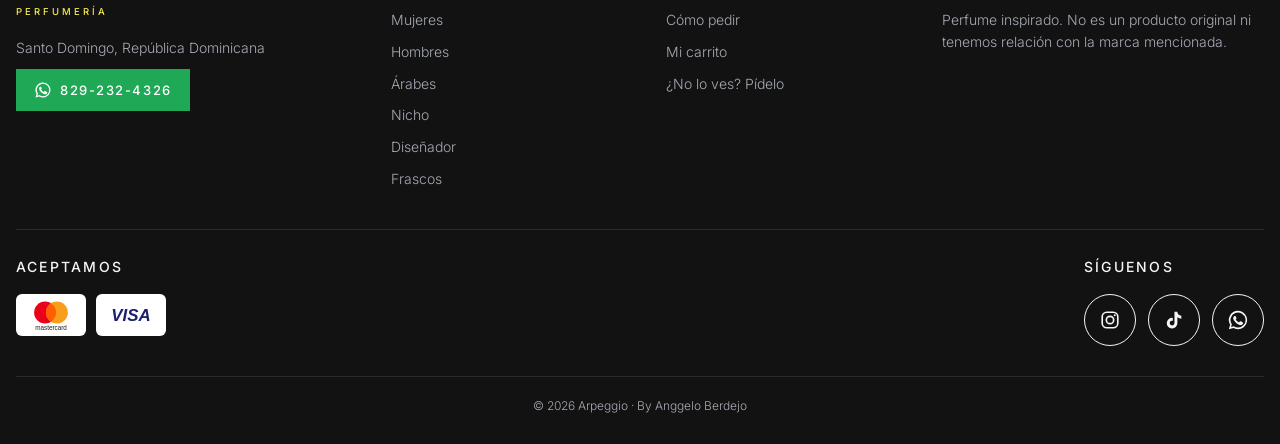
<file: frascos.html>
<!doctype html>
<html lang="es">
<head>
<meta charset="utf-8">
<meta name="viewport" content="width=device-width,initial-scale=1">
<meta name="theme-color" content="#121212">
<meta name="description" content="Arpeggio, perfumería en Santo Domingo: escoge el frasco para tu perfume y pídelo por WhatsApp.">
<link rel="manifest" href="manifest.webmanifest">
<link rel="icon" href="iconos/favicon-32.png" sizes="32x32">
<link rel="apple-touch-icon" href="iconos/apple-touch-icon.png">
<meta name="apple-mobile-web-app-capable" content="yes">
<meta name="mobile-web-app-capable" content="yes">
<meta name="apple-mobile-web-app-title" content="Arpeggio">
<meta name="apple-mobile-web-app-status-bar-style" content="black">
<title>Frascos · Arpeggio</title>
<link rel="preconnect" href="https://fonts.googleapis.com">
<link rel="stylesheet" href="https://fonts.googleapis.com/css2?family=Cormorant+Garamond:ital,wght@0,400;0,500;0,600;1,300;1,400&family=Inter:wght@300;400;500;600;900&display=swap">
<link rel="stylesheet" href="estilo.css?v=41">
<style>
.crumbs{font-size:12px;letter-spacing:.14em;text-transform:uppercase;color:var(--muted);margin:18px 0 12px}
.crumbs a{text-decoration:none}.crumbs a:hover{color:var(--ink)}
.head{background:var(--tint);border:1px solid var(--line);padding:34px 36px;display:flex;justify-content:space-between;align-items:flex-end;gap:24px;flex-wrap:wrap}
.head h1{font-family:var(--display);font-weight:500;font-size:60px;line-height:1;margin:0}
.head p{margin:8px 0 0;color:var(--muted);max-width:52ch}


.chips{display:flex;flex-wrap:wrap;gap:8px;margin:18px 0 6px}
.chip{all:unset;cursor:pointer;border:1px solid var(--line);padding:7px 13px;font-size:13px;color:var(--muted)}
.chip:hover{border-color:var(--ink);color:var(--ink)}
.chip.on{background:var(--ink);border-color:var(--ink);color:var(--on-ink)}
.count{font-size:13px;color:var(--muted);margin:10px 0 0}

.grid{display:grid;grid-template-columns:repeat(4,minmax(0,1fr));gap:1px;background:var(--line);border:1px solid var(--line);margin-top:18px}
/* Cada frasco con su propio borde, así el espacio que sobra en la fila queda en blanco */
.grid{background:none;border:0;padding:1px}
.grid .card{padding:22px 16px 18px;box-shadow:0 0 0 1px var(--line)}
.empty{padding:50px 20px;text-align:center;color:var(--muted)}

@media (max-width:1000px){.grid{grid-template-columns:repeat(3,minmax(0,1fr))}}
@media (max-width:700px){
  .head{padding:24px 18px}
  .head h1{font-size:42px}
  .grid{grid-template-columns:repeat(2,minmax(0,1fr))}
  .grid .card{padding:16px 10px 14px}
  .grid .montar{font-size:11px;letter-spacing:.14em;padding:9px 4px}
  .tabs button{font-size:20px;padding:10px 12px}
  .group-h h2{font-size:28px}
}

.grid .card .ph{height:220px}
.grid .card .ph img{max-height:200px;max-width:80%}
.card .ml{font-size:12px;letter-spacing:.2em;text-transform:uppercase;color:var(--accent);margin:2px 0 14px}
.elegir{all:unset;cursor:pointer;margin-top:auto;border:1px solid var(--ink);padding:10px;font-size:12px;letter-spacing:.2em;text-transform:uppercase;font-weight:500;text-align:center;color:var(--ink)}
.elegir:hover,.elegir.on{background:var(--ink);color:var(--on-ink)}
.nota{margin:14px 0 0;color:var(--muted);font-size:14px}
@media (max-width:700px){.grid .card .ph{height:170px}.grid .card .ph img{max-height:155px}.elegir{font-size:11px;letter-spacing:.12em;padding:9px 4px}}
</style>
</head>
<body>
<main class="wrap">
  <div class="crumbs"><a href="index.html">Inicio</a> / Frascos</div>
  <section class="head">
    <div>
      <p class="kick">Escoge tu frasco</p>
      <h1>Frascos</h1>
      <p>Elige el frasco en el que quieres tu perfume. Se agrega a tu pedido y nos llega junto con tus perfumes por WhatsApp.</p>
    </div>
  </section>
  <div class="chips" id="chips"></div>
  <p class="count" id="count"></p>
  <p class="nota">Un frasco por pedido. Si quieres frascos distintos para cada perfume, dínoslo en el mensaje.</p>
  <div class="grid" id="lista"></div>
</main>

<script src="datos.js?v=34"></script>
<script src="frascos.js?v=2"></script>
<script src="comun.js?v=48"></script>
<script>
montarPiezas('frascos');
const qs=new URLSearchParams(location.search);
let ml=+qs.get('ml')||0;
const tamanos=[...new Set(FRASCOS.map(f=>f[1]))].sort((a,b)=>a-b);
if(!tamanos.includes(ml))ml=0;
function pintar(){
  history.replaceState(null,'','frascos.html'+(ml?'?ml='+ml:''));
  $('#chips').innerHTML=[`<button class="chip ${!ml?'on':''}" data-ml="0">Todos</button>`,...tamanos.map(t=>`<button class="chip ${t==ml?'on':''}" data-ml="${t}">${t} ml</button>`)].join('');
  const lista=FRASCOS.filter(f=>!ml||f[1]==ml);
  $('#count').textContent=`${lista.length} frasco${lista.length==1?'':'s'}`;
  $('#lista').innerHTML=lista.map(([n,m])=>`<article class="card"><div class="ph"><img src="${fotoFrasco(n)}" alt="Frasco de ${m} ml" loading="lazy"></div>
    <div class="nm">Frasco</div><div class="ml">${m} ml</div>
    <button class="elegir" data-frasco="${n}" data-ml="${m}"></button></article>`).join('');
  pintarConcho();
}
$('#chips').onclick=e=>{const b=e.target.closest('button');if(!b)return;ml=+b.dataset.ml;pintar()};
pintar();
</script>
</body>
</html>
</file>
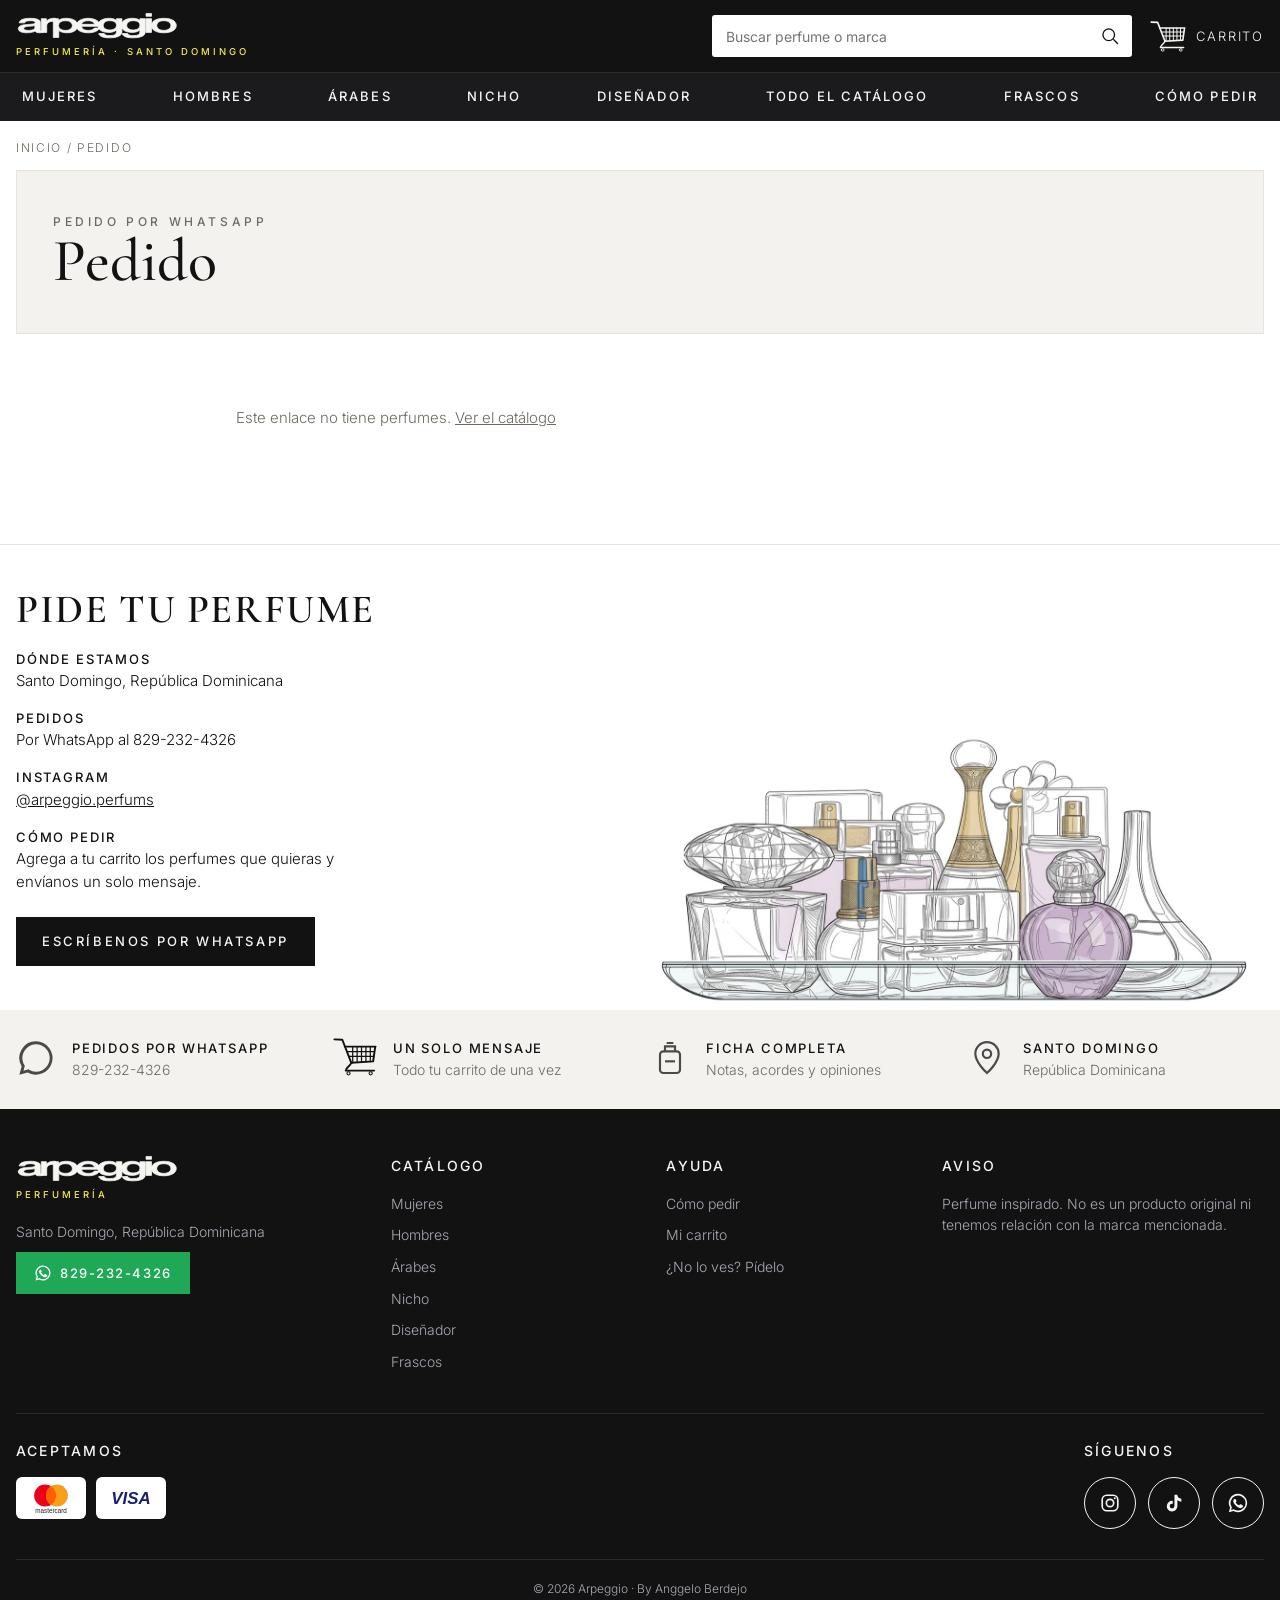
<file: pedido.html>
<!doctype html>
<html lang="es">
<head>
<meta charset="utf-8">
<meta name="viewport" content="width=device-width,initial-scale=1">
<meta name="theme-color" content="#121212">
<meta name="robots" content="noindex">
<link rel="manifest" href="manifest.webmanifest">
<link rel="icon" href="iconos/favicon-32.png" sizes="32x32">
<link rel="apple-touch-icon" href="iconos/apple-touch-icon.png">
<title>Pedido · Arpeggio</title>
<link rel="preconnect" href="https://fonts.googleapis.com">
<link rel="stylesheet" href="https://fonts.googleapis.com/css2?family=Cormorant+Garamond:ital,wght@0,400;0,500;0,600;1,300;1,400&family=Inter:wght@300;400;500;600;900&display=swap">
<link rel="stylesheet" href="estilo.css?v=41">
<style>
.crumbs{font-size:12px;letter-spacing:.14em;text-transform:uppercase;color:var(--muted);margin:18px 0 12px}
.crumbs a{text-decoration:none}.crumbs a:hover{color:var(--ink)}
.head{background:var(--tint);border:1px solid var(--line);padding:34px 36px}
.head h1{font-family:var(--display);font-weight:500;font-size:60px;line-height:1;margin:0}
.head p{margin:8px 0 0;color:var(--muted)}
.ped{max-width:760px;margin:22px 0 60px}
.it{display:grid;grid-template-columns:90px minmax(0,1fr) auto;gap:18px;align-items:center;padding:16px 0;border-bottom:1px solid var(--line);text-decoration:none;color:inherit}
.it .th{height:110px;display:grid;place-items:center}.it .th img{max-height:110px;max-width:90px}
.it b{display:block;font-family:var(--display);font-size:26px;font-weight:500;line-height:1.1}
.it .mk{font-size:11px;letter-spacing:.2em;text-transform:uppercase;color:var(--accent)}
.it .det{font-size:13px;color:var(--muted);margin-top:6px}
.it .lp{font-size:16px;font-variant-numeric:tabular-nums}
a.it:hover b{text-decoration:underline;text-decoration-thickness:1px;text-underline-offset:4px}
.ped .total{margin-top:22px;padding:18px 22px;border:1.5px solid var(--accent);background:color-mix(in srgb,var(--accent) 8%,#fff);align-items:center}
.ped .total span,.ped .total b{color:var(--accent)}
.ped .imp{margin-top:6px}
.empty{padding:50px 20px;text-align:center;color:var(--muted)}
@media (max-width:700px){
  .head{padding:24px 18px}.head h1{font-size:42px}
  .it{grid-template-columns:64px minmax(0,1fr) auto;gap:12px}
  .it .th{height:80px}.it .th img{max-height:80px;max-width:64px}
  .it b{font-size:21px}
}
</style>
</head>
<body>
<main class="wrap">
  <div class="crumbs"><a href="index.html">Inicio</a> / Pedido</div>
  <section class="head">
    <p class="kick">Pedido por WhatsApp</p>
    <h1>Pedido</h1>
    <p id="resumen"></p>
  </section>
  <div class="ped" id="ped"></div>
</main>

<script src="datos.js?v=34"></script>
<script src="frascos.js?v=2"></script>
<script src="comun.js?v=48"></script>
<script>
montarPiezas('');
// El enlace del mensaje de WhatsApp: ?p=código.ml.cantidad_código.ml.cantidad&f=frasco
const qs=new URLSearchParams(location.search);
const items=(qs.get('p')||'').split('_').map(x=>x.split('.')).filter(([c,ml])=>BY[c]&&PRECIOS[ml]).map(([c,ml,n])=>({c,ml:+ml,n:Math.max(1,+n||1)}));
const fr=FRASCOS.find(f=>f[0]==qs.get('f'));
const total=items.reduce((t,x)=>t+PRECIOS[x.ml][0]*x.n,0),unidades=items.reduce((t,x)=>t+x.n,0);
$('#resumen').textContent=items.length?`${unidades} perfume${unidades==1?'':'s'} · ${rd(total)}`:'';
$('#ped').innerHTML=items.length
  ?items.map(({c,ml,n})=>{const p=BY[c];return `<a class="it" href="${ficha(c)}"><div class="th">${img(c)}</div><div><b>${esc(p[1])}</b><span class="mk">${esc(p[2])}</span><div class="det">${ml} ml · ${n} ${n==1?'unidad':'unidades'}</div></div><span class="lp">${rd(PRECIOS[ml][0]*n)}</span></a>`}).join('')
    +(fr?`<a class="it" href="frascos.html"><div class="th"><img src="${fotoFrasco(fr[0])}" alt="Frasco de ${fr[1]} ml"></div><div><b>Frasco</b><span class="mk">${fr[1]} ml</span><div class="det">Frasco elegido</div></div><span></span></a>`:'')
    +`<div class="total"><span>Total · ${unidades} perfume${unidades==1?'':'s'}</span><b>${rd(total)}</b></div><p class="imp">Incluye impuestos</p>`
  :'<p class="empty">Este enlace no tiene perfumes. <a href="catalogo.html">Ver el catálogo</a></p>';
</script>
</body>
</html>
</file>
<file: estilo.css>
/* Arpeggio — estilos compartidos (inicio, catálogo y ficha) */
:root{
  --bg:#ffffff; --muted:#6f6a61; --line:#e8e3da; --wa:#1fa855;
  --display:"Cormorant Garamond","Times New Roman",serif;
  --body:"Inter","Helvetica Neue",Arial,sans-serif;
  --marca:"Inter","Helvetica Neue",Arial,sans-serif;
  color-scheme:light;
  /* Paleta Arpeggio (logo nuevo 19-oct): negro, azul #5B71F7 y el amarillo */
  --ink:#121212; --bar:#1b1b1e; --accent:#5b71f7; --accent-soft:#a3b0fb; --amarillo:#f7ea48;
  --tint:#f3f2ee; --tint2:#eceefe; --on-ink:#f5f5f2; --on-ink-muted:#a7abb5;
  --tag-h:#5b71f7; --tag-m:#5b4bb0;
}

*{box-sizing:border-box}
html{scroll-behavior:smooth}
body{background:var(--bg);color:var(--ink);font-family:var(--body);font-weight:300;font-size:15px;line-height:1.55;margin:0;overflow-x:hidden}
img{display:block;max-width:100%}
a{color:inherit}
.wrap{max-width:1280px;margin:0 auto;padding:0 16px}

/* ---------- Encabezado ---------- */
.top{background:var(--ink);color:var(--on-ink);position:sticky;top:0;z-index:30}
.top>.wrap{display:flex;align-items:center;gap:18px;height:72px}
.logo{display:flex;align-items:center;gap:12px;text-decoration:none;color:var(--on-ink);flex:none}
.mono{width:40px;height:40px;border-radius:50%;border:1px solid var(--accent);display:grid;place-items:center;font-family:var(--display);font-style:italic;font-size:20px;color:var(--accent)}
.logo b{display:block;line-height:0}
.logo .wm{display:block;height:27px;width:auto;fill:currentColor}
.logo small{display:block;font-size:9.5px;font-weight:500;letter-spacing:.32em;color:var(--amarillo);text-transform:uppercase;margin-top:6px}
.search{flex:1;max-width:420px;margin-left:auto;position:relative}
.search input{width:100%;height:42px;border:0;border-radius:3px;padding:0 42px 0 14px;font:inherit;font-weight:400;font-size:14px;color:#121212;background:#fff}
.search svg{position:absolute;right:12px;top:11px;color:#121212}
.results{position:absolute;left:0;right:0;top:48px;background:#fff;color:#121212;border:1px solid var(--line);box-shadow:0 12px 30px rgba(0,0,0,.18);max-height:60vh;overflow:auto;display:none}
.results.on{display:block}
.res{display:flex;align-items:center;gap:12px;padding:8px 12px;border-bottom:1px solid var(--line)}
.res .ir{display:flex;align-items:center;gap:12px;flex:1;min-width:0;color:inherit;text-decoration:none}
.res .ir:hover b{text-decoration:underline}
.res .th{width:40px;height:48px;flex:none;display:grid;place-items:center}
.res .th img{max-height:48px;max-width:40px}
.res div{flex:1;min-width:0}
.res b{display:block;font-family:var(--display);font-size:18px;font-weight:500;line-height:1.1}
.res span{font-size:10px;letter-spacing:.16em;text-transform:uppercase;color:var(--accent)}
.res .empty{padding:14px;color:var(--muted)}
.icon-btn{all:unset;cursor:pointer;display:flex;align-items:center;gap:10px;color:var(--on-ink);flex:none;position:relative;font-size:13px;letter-spacing:.14em;text-transform:uppercase}
.badge{position:absolute;top:-8px;left:30px;min-width:20px;height:20px;padding:0 5px;border-radius:10px;background:var(--wa);color:#fff;font-size:11px;font-weight:500;display:grid;place-items:center;letter-spacing:0}
.badge[hidden]{display:none}
.nav{background:var(--bar);border-top:1px solid rgba(255,255,255,.08)}
.nav .wrap{display:flex;justify-content:space-between;gap:8px;overflow-x:auto;scrollbar-width:none}
.nav .wrap::-webkit-scrollbar{display:none}
.nav a{flex:none;color:var(--on-ink);text-decoration:none;font-size:13px;font-weight:500;letter-spacing:.16em;text-transform:uppercase;padding:13px 6px;border-bottom:2px solid transparent}
.nav a:hover{color:var(--accent-soft)}
.nav a.on{border-bottom-color:var(--accent);color:var(--accent-soft)}

/* ---------- Botones y etiquetas ---------- */
.btn{display:inline-block;background:var(--ink);color:var(--on-ink);text-decoration:none;padding:14px 26px;font-size:13px;font-weight:500;letter-spacing:.2em;text-transform:uppercase;border:0;cursor:pointer;font-family:var(--body)}
.btn:hover{background:var(--bar)}
.btn.ghost{background:transparent;color:var(--ink);border:1px solid var(--ink)}
.btn.ghost:hover{background:var(--ink);color:var(--on-ink)}
.kick{font-size:12px;letter-spacing:.3em;text-transform:uppercase;font-weight:500;margin:0 0 8px;color:var(--accent)}
.tags{display:flex;gap:5px;justify-content:center;flex-wrap:wrap;margin:12px 0}
.tag{font-size:10px;letter-spacing:.14em;text-transform:uppercase;color:#fff;padding:2px 7px;font-weight:500}
.tag.h{background:var(--tag-h)}.tag.m{background:var(--tag-m)}.tag.f{background:#fff;color:var(--muted);border:1px solid var(--line)}
.montar{all:unset;cursor:pointer;margin-top:auto;border:1px solid var(--ink);padding:10px;font-size:12px;letter-spacing:.2em;text-transform:uppercase;font-weight:500;display:flex;gap:8px;align-items:center;justify-content:center;color:var(--ink)}
.montar:hover,.montar.on{background:var(--ink);color:var(--on-ink)}

/* ---------- Tarjeta de perfume ---------- */
.card{display:flex;flex-direction:column;text-align:center;background:#fff}
.card .ph{height:240px;display:grid;place-items:center}
.card a.nm,.card a.ph{text-decoration:none;color:inherit}
.card a.nm:hover{text-decoration:underline;text-decoration-thickness:1px;text-underline-offset:4px}
.card .ph img{max-height:240px;width:auto;object-fit:contain}
.card .nm{font-family:var(--display);font-size:22px;font-weight:500;line-height:1.1;margin:14px 0 2px;text-wrap:balance}
.card .mk{font-size:11px;letter-spacing:.2em;text-transform:uppercase;color:var(--muted)}
.nofoto{width:96px;height:96px;border-radius:50%;border:1px dashed var(--accent-soft);display:grid;place-items:center;text-align:center;font-family:var(--display);font-style:italic;font-size:15px;line-height:1.1;color:var(--accent);padding:10px}

/* ---------- Pide tu perfume (con dibujo) ---------- */
.pide{margin-top:64px;border-top:1px solid var(--line)}
.pide .wrap{display:grid;grid-template-columns:minmax(0,1fr) minmax(0,1.15fr);gap:40px;align-items:end;padding-top:44px}
.pide h2{font-family:var(--display);font-weight:600;font-size:40px;letter-spacing:.04em;text-transform:uppercase;margin:0 0 20px;line-height:1}
.pide p{margin:0 0 16px;max-width:42ch}
.pide p b{display:block;font-weight:500;font-size:13px;letter-spacing:.14em;text-transform:uppercase}
.pide .btn{margin:8px 0 44px}
.dibujo{width:100%;max-width:620px;height:auto;display:block;justify-self:end;mix-blend-mode:multiply}

/* ---------- Franja de ventajas y pie ---------- */
.perks{background:var(--tint)}
.perks .wrap{display:grid;grid-template-columns:repeat(4,1fr);gap:20px;padding-top:28px;padding-bottom:28px}
.perk{display:flex;gap:16px;align-items:flex-start}
.perk svg{flex:none;color:var(--ink);opacity:.75}
.perk svg.cart{color:#111;opacity:1}
.perk b{display:block;font-size:13px;letter-spacing:.14em;text-transform:uppercase;font-weight:500}
.perk span{font-size:14px;color:var(--muted)}
footer{background:var(--ink);color:var(--on-ink);padding:46px 0 28px}
.fcols{display:grid;grid-template-columns:1.4fr 1fr 1fr 1.3fr;gap:28px}
footer h4{font-size:14px;letter-spacing:.16em;text-transform:uppercase;font-weight:500;margin:0 0 16px}
footer a,footer p{display:block;color:var(--on-ink-muted);text-decoration:none;font-size:14px;margin:0 0 10px}
footer a:hover{color:var(--accent-soft)}
.wa-btn{display:inline-flex !important;align-items:center;gap:8px;background:var(--wa);color:#fff !important;text-decoration:none;padding:11px 18px;font-size:13px;letter-spacing:.12em;text-transform:uppercase;font-weight:500}
.fbar{display:flex;justify-content:space-between;align-items:flex-start;gap:28px;flex-wrap:wrap;border-top:1px solid rgba(255,255,255,.1);margin-top:30px;padding-top:26px}
.pagos{display:flex;gap:10px;flex-wrap:wrap}
.pago{background:#fff;border-radius:6px;padding:4px 8px;display:grid;place-items:center}
.redes{display:flex;gap:12px;flex-wrap:wrap}
.redes a{width:52px;height:52px;border-radius:50%;border:1.5px solid var(--on-ink);display:grid;place-items:center;color:var(--on-ink);margin:0;transition:.2s}
.redes a:hover{background:var(--on-ink);color:var(--ink)}
.instalar.btn.ghost{color:var(--on-ink);border-color:var(--on-ink);margin-top:8px;padding:11px 18px;font-size:12px}
.instalar.btn.ghost:hover{background:var(--on-ink);color:var(--ink)}
.instalar[hidden]{display:none}
.legal{border-top:1px solid rgba(255,255,255,.1);margin-top:30px;padding-top:20px;font-size:12px;color:var(--on-ink-muted);text-align:center}
.fab{position:fixed;right:18px;bottom:18px;width:64px;height:64px;border-radius:50%;background:#fff;color:#111;border:1.5px solid #111;display:grid;place-items:center;cursor:pointer;z-index:20;box-shadow:0 8px 24px rgba(0,0,0,.22);opacity:0;transform:translateY(16px);pointer-events:none;transition:opacity .3s,transform .3s}
.fab.on{opacity:1;transform:none;pointer-events:auto}
.fab:hover{background:var(--tint)}
.fbadge{position:absolute;top:-4px;right:-4px;min-width:22px;height:22px;padding:0 6px;border-radius:11px;background:var(--wa);color:#fff;font-size:12px;font-weight:500;display:grid;place-items:center}
.fbadge[hidden]{display:none}

/* ---------- Concho ---------- */
.veil{position:fixed;inset:0;background:rgba(20,19,16,.45);z-index:40;opacity:0;pointer-events:none;transition:opacity .3s}
.veil.on{opacity:1;pointer-events:auto}
.drawer{position:fixed;top:0;right:0;bottom:0;width:min(420px,100%);background:#fff;z-index:41;transform:translateX(100%);transition:transform .35s;display:flex;flex-direction:column;padding:22px}
.drawer.on{transform:none}
.dh{display:flex;justify-content:space-between;align-items:center;border-bottom:1px solid var(--line);padding-bottom:12px}
.dh h3{font-family:var(--display);font-weight:500;font-size:30px;margin:0}
.x{all:unset;cursor:pointer;font-size:22px;padding:6px}
.dnote{color:var(--muted);font-size:14px;margin:12px 0}
.dlist{flex:1;overflow:auto}
.ci{display:flex;gap:12px;align-items:center;padding:10px 0;border-bottom:1px solid var(--line)}
.ci .th{width:44px;height:52px;display:grid;place-items:center;flex:none}.ci .th img{max-height:52px;max-width:44px}
.ci .ir{text-decoration:none;color:inherit}.ci .ir:hover b{text-decoration:underline;text-decoration-thickness:1px;text-underline-offset:3px}
.ci div{flex:1}.ci b{display:block;font-family:var(--display);font-size:19px;font-weight:500;line-height:1.1}.ci span{font-size:11px;letter-spacing:.14em;text-transform:uppercase;color:var(--accent)}
.qty{display:flex;width:max-content;align-items:center;border:1px solid var(--line);margin-top:7px}
.qty button{all:unset;cursor:pointer;width:30px;height:28px;text-align:center;font-size:17px;line-height:28px;color:var(--ink)}
.qty button:hover{background:var(--ink);color:var(--on-ink)}
.qty output{min-width:26px;text-align:center;font-size:14px;font-variant-numeric:tabular-nums}
.linea{display:flex;align-items:center;gap:10px;margin-top:7px;flex-wrap:wrap}
.linea .qty{margin-top:0}.linea>div{flex:none}
.lp{font-style:normal;font-size:14px;margin-left:auto;font-variant-numeric:tabular-nums}
.tamano{display:flex;width:max-content}
.tamano button{all:unset;cursor:pointer;border:1px solid var(--line);padding:6px 14px;font-size:12px;letter-spacing:.14em;text-transform:uppercase;color:var(--muted)}
.tamano button+button{border-left:0}
.tamano button:hover{color:var(--ink)}
.tamano button.on{background:var(--ink);border-color:var(--ink);color:var(--on-ink)}
.tamano.mini button{padding:5px 8px;font-size:10px;letter-spacing:.1em}
.precio{font-variant-numeric:lining-nums}
.regular{color:var(--muted);font-size:.6em;margin-left:4px}
.lanz{font-size:11px;letter-spacing:.2em;text-transform:uppercase;color:var(--accent)}
#dcount{font-family:var(--body);font-size:12px;letter-spacing:.2em;text-transform:uppercase;color:var(--muted);font-weight:400;margin-left:8px;white-space:nowrap}
.total{display:flex;justify-content:space-between;align-items:baseline}
.total span{font-size:12px;letter-spacing:.2em;text-transform:uppercase;color:var(--muted)}
.total b{font-family:var(--display);font-size:28px;font-weight:500}
.imp{margin:-8px 0 0;text-align:right;font-size:11px;color:var(--muted)}
.rm{all:unset;cursor:pointer;font-size:12px;color:var(--muted);text-decoration:underline}
.dfoot{border-top:1px solid var(--line);padding-top:14px;display:flex;flex-direction:column;gap:10px}
.dfoot .wa-btn{justify-content:center}
.toast{position:fixed;left:50%;bottom:24px;transform:translate(-50%,20px);background:var(--ink);color:var(--on-ink);padding:12px 20px;font-size:14px;z-index:50;opacity:0;transition:.3s;pointer-events:none}
.toast.on{opacity:1;transform:translate(-50%,0)}

/* ---------- Celular ---------- */
@media (max-width:900px){
  .perks .wrap{grid-template-columns:1fr 1fr}
  .fcols{grid-template-columns:1fr 1fr}
  .pide .wrap{grid-template-columns:minmax(0,1fr);gap:10px}
  .dibujo{justify-self:center}
  .pide .btn{margin-bottom:10px}
}
@media (max-width:640px){
  .top>.wrap{flex-wrap:wrap;height:auto;padding-top:10px;padding-bottom:10px;gap:10px 14px}
  .logo .wm{height:23px}
  .top .logo small{display:none}
  .icon-btn{margin-left:auto}
  .icon-btn .t{display:none}
  .search{order:3;flex-basis:100%;max-width:none}
  .nav .wrap{justify-content:flex-start;gap:18px}
  .nav a{font-size:12px}
  .card .ph{height:180px}.card .ph img{max-height:180px}
  .card .nm{font-size:19px}
  .perks .wrap{grid-template-columns:1fr}
  .fcols{grid-template-columns:1fr}
}
.nw{white-space:nowrap}
</file>
